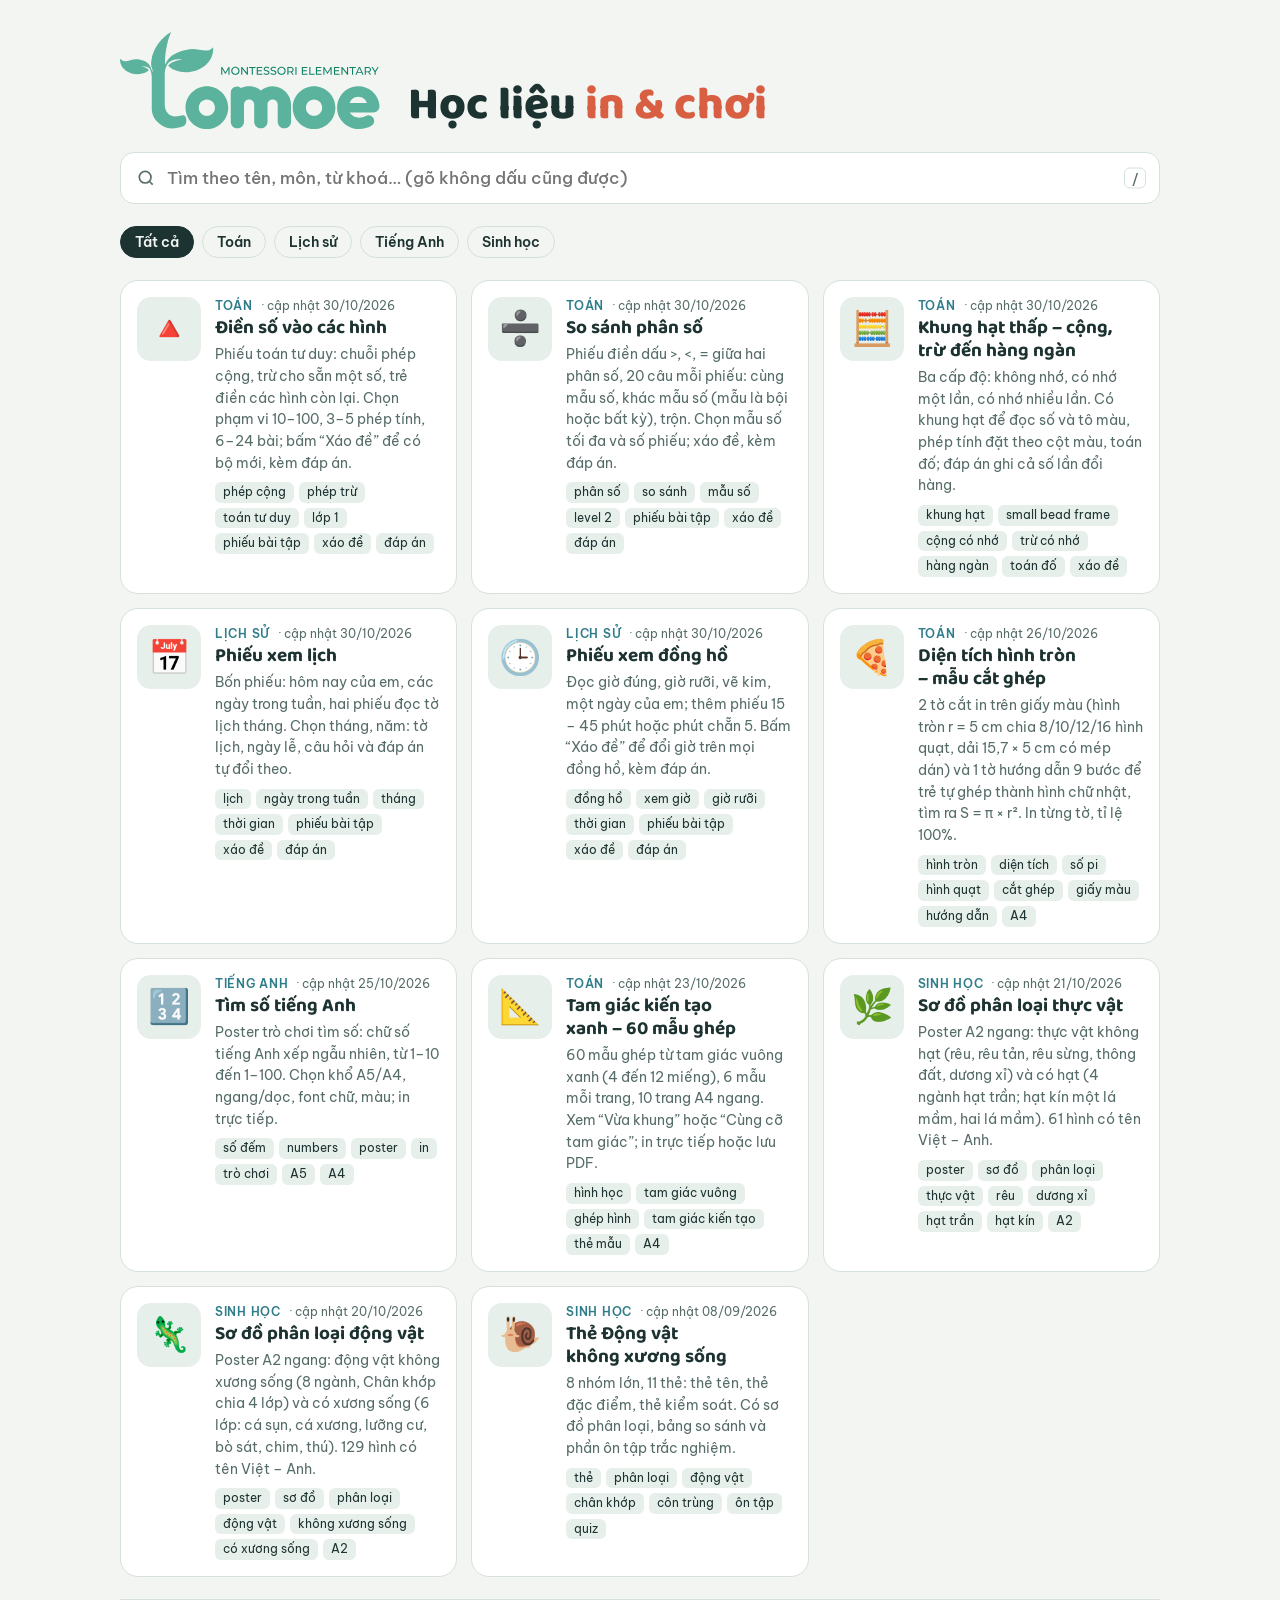
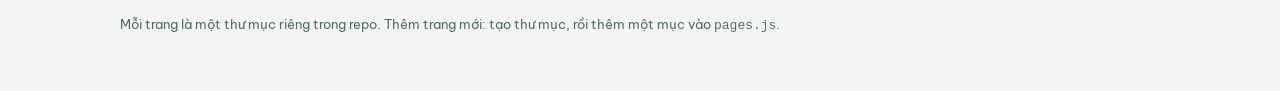
<file: index.html>
<!DOCTYPE html>
<html lang="vi">
<head>
<meta charset="utf-8">
<meta name="viewport" content="width=device-width,initial-scale=1,viewport-fit=cover">
<title>Học liệu TOMOE</title>
<link rel="icon" href="assets/logo-tomoe-t.svg" type="image/svg+xml">
<link rel="preconnect" href="https://fonts.googleapis.com">
<link rel="preconnect" href="https://fonts.gstatic.com" crossorigin>
<link rel="stylesheet" href="https://fonts.googleapis.com/css2?family=Baloo+2:wght@600;700;800&family=Be+Vietnam+Pro:wght@400;500;600&display=swap">
<style>
/* Layout: masthead + search bar, subject chips, then a responsive shelf of page cards */
:root{
  --bg:#F2F5F1; --paper:#FFFFFF; --ink:#1D3331; --ink2:#566C69; --line:#D6E1DB;
  --accent:#D95F43; --sea:#2F7D8A; --chip:#E6EFEA; --mark:#FCE7A6;
  --f-display:"Baloo 2","Be Vietnam Pro",system-ui,sans-serif;
  --f-body:"Be Vietnam Pro",system-ui,-apple-system,"Segoe UI",sans-serif;
  color-scheme:light;
}
@media (prefers-color-scheme: dark){:root{
  --bg:#111C1B; --paper:#192827; --ink:#E8F1ED; --ink2:#A2B8B2; --line:#2C4241;
  --accent:#F0765A; --sea:#5DB2BE; --chip:#22403B; --mark:#6B5A1C; color-scheme:dark}}
*{box-sizing:border-box}
body{margin:0;background:var(--bg);color:var(--ink);font-family:var(--f-body);font-size:15px;line-height:1.55;
  padding-left:max(16px,env(safe-area-inset-left,0px));padding-right:max(16px,env(safe-area-inset-right,0px));padding-block:32px 56px}
.wrap{max-width:1040px;margin:0 auto;display:flex;flex-direction:column;gap:22px}
.mast{display:flex;flex-wrap:wrap;align-items:flex-end;gap:10px clamp(16px,3vw,28px)}
.mast img{width:clamp(200px,26vw,260px);max-width:100%;height:auto}
h1{font-family:var(--f-display);font-weight:800;font-size:clamp(30px,5vw,46px);line-height:1.05;margin:2px 0 0;text-wrap:balance}
h1 em{font-style:normal;color:var(--accent)}
.search{position:relative}
.search input{width:100%;font:500 17px var(--f-body);color:var(--ink);background:var(--paper);border:1.5px solid var(--line);
  border-radius:14px;padding:14px 16px 14px 46px;outline:none}
.search input:focus{border-color:var(--sea);box-shadow:0 0 0 4px color-mix(in srgb,var(--sea) 18%,transparent)}
.search svg{position:absolute;left:16px;top:50%;transform:translateY(-50%);width:20px;height:20px;fill:none;stroke:var(--ink2);stroke-width:2}
.search kbd{position:absolute;right:14px;top:50%;transform:translateY(-50%);font:600 12px var(--f-body);color:var(--ink2);border:1px solid var(--line);border-radius:6px;padding:2px 7px}
.chips{display:flex;flex-wrap:wrap;gap:8px}
.chip{font:600 14px var(--f-body);color:var(--ink);background:transparent;border:1px solid var(--line);border-radius:999px;padding:6px 14px;cursor:pointer}
.chip:hover{border-color:var(--sea)}
.chip[aria-pressed="true"]{background:var(--ink);color:var(--bg);border-color:var(--ink)}
.chip:focus-visible,.card:focus-visible{outline:3px solid var(--sea);outline-offset:2px}
.shelf{display:grid;grid-template-columns:repeat(auto-fill,minmax(290px,1fr));gap:14px}
.card{display:grid;grid-template-columns:64px 1fr;gap:14px;align-items:start;text-decoration:none;color:inherit;
  background:var(--paper);border:1px solid var(--line);border-radius:18px;padding:16px;transition:transform .15s,border-color .15s}
.card:hover{transform:translateY(-2px);border-color:var(--sea)}
.tile{width:64px;height:64px;border-radius:14px;display:grid;place-items:center;font-size:34px;background:var(--chip)}
.card .meta{display:flex;flex-wrap:wrap;gap:8px;align-items:center;font-size:12px;color:var(--ink2)}
.card .subj{font-weight:600;letter-spacing:.06em;text-transform:uppercase;color:var(--sea)}
.card h2{font-family:var(--f-display);font-weight:700;font-size:19px;line-height:1.2;margin:2px 0 4px;text-wrap:balance}
.card p{margin:0;font-size:14px;color:var(--ink2)}
.card .tags{display:flex;flex-wrap:wrap;gap:5px;margin-top:8px}
.card .tags span{font-size:12px;background:var(--chip);border-radius:6px;padding:1px 8px}
mark{background:var(--mark);color:inherit;border-radius:3px;padding:0 1px}
.empty{color:var(--ink2);text-align:center;padding:32px 0}
footer{color:var(--ink2);font-size:13px;border-top:1px solid var(--line);padding-top:14px}
@media (prefers-reduced-motion:reduce){*{transition:none!important}}
</style>
</head>
<body>
<div class="wrap">
  <div class="mast">
    <img src="assets/logo-tomoe.svg" alt="Tomoe Montessori Elementary">
    <h1>Học liệu <em>in &amp; chơi</em></h1>
  </div>

  <label class="search" for="q">
    <svg viewBox="0 0 24 24" aria-hidden="true"><circle cx="11" cy="11" r="7"></circle><path d="M20 20l-3.5-3.5"></path></svg>
    <input id="q" type="search" placeholder="Tìm theo tên, môn, từ khoá… (gõ không dấu cũng được)" autocomplete="off">
    <kbd>/</kbd>
  </label>

  <div class="chips" id="chips" aria-label="Lọc theo môn"></div>
  <div class="shelf" id="shelf"></div>
  <div class="empty" id="empty" hidden>Không có trang nào khớp. Thử từ khoá khác hoặc chọn “Tất cả”.</div>

  <footer>Mỗi trang là một thư mục riêng trong repo. Thêm trang mới: tạo thư mục, rồi thêm một mục vào <code>pages.js</code>.</footer>
</div>

<script src="pages.js"></script>
<script>
(function(){
  const pages=(window.PAGES||[]).slice().sort((a,b)=>b.updated.localeCompare(a.updated));
  const norm=s=>s.toLowerCase().normalize('NFD').replace(/[̀-ͯ]/g,'').replace(/đ/g,'d');
  const esc=s=>s.replace(/[&<>"]/g,c=>({'&':'&amp;','<':'&lt;','>':'&gt;','"':'&quot;'}[c]));
  const subjects=['Tất cả',...new Set(pages.map(p=>p.subject))];
  let subj='Tất cả';
  const q=document.getElementById('q');
  try{const s=new URLSearchParams(location.search);if(s.get('q'))q.value=s.get('q');if(s.get('mon'))subj=s.get('mon');}catch(e){}

  const chips=document.getElementById('chips');
  subjects.forEach(s=>{const b=document.createElement('button');b.type='button';b.className='chip';b.textContent=s;
    b.addEventListener('click',()=>{subj=s;render();});chips.appendChild(b);});

  // highlight matches in original text, accent-insensitive
  function hl(text,terms){
    if(!terms.length)return esc(text);
    const n=norm(text);const marks=new Array(text.length).fill(false);
    terms.forEach(t=>{let i=n.indexOf(t);while(t&&i>-1){for(let k=i;k<i+t.length;k++)marks[k]=true;i=n.indexOf(t,i+t.length);}});
    let out='',open=false;
    for(let i=0;i<text.length;i++){if(marks[i]&&!open){out+='<mark>';open=true;}if(!marks[i]&&open){out+='</mark>';open=false;}out+=esc(text[i]);}
    return out+(open?'</mark>':'');
  }

  function render(){
    chips.querySelectorAll('.chip').forEach(b=>b.setAttribute('aria-pressed',String(b.textContent===subj)));
    const terms=norm(q.value).split(/\s+/).filter(Boolean);
    const list=pages.filter(p=>{
      if(subj!=='Tất cả'&&p.subject!==subj)return false;
      const hay=norm([p.title,p.desc,p.subject,...p.tags].join(' '));
      return terms.every(t=>hay.includes(t));
    });
    document.getElementById('shelf').innerHTML=list.map(p=>`
      <a class="card" href="${esc(p.path)}">
        <div class="tile" aria-hidden="true">${p.icon||'📄'}</div>
        <div>
          <div class="meta"><span class="subj">${hl(p.subject,terms)}</span><span>· cập nhật ${p.updated.split('-').reverse().join('/')}</span></div>
          <h2>${hl(p.title,terms)}</h2>
          <p>${hl(p.desc,terms)}</p>
          <div class="tags">${p.tags.map(t=>`<span>${hl(t,terms)}</span>`).join('')}</div>
        </div>
      </a>`).join('');
    document.getElementById('empty').hidden=list.length>0;
    try{const s=new URLSearchParams();if(q.value)s.set('q',q.value);if(subj!=='Tất cả')s.set('mon',subj);
      history.replaceState(null,'',location.pathname+(s.toString()?'?'+s:''));}catch(e){}
  }
  q.addEventListener('input',render);
  document.addEventListener('keydown',e=>{if(e.key==='/'&&document.activeElement!==q){e.preventDefault();q.focus();}
    if(e.key==='Enter'&&document.activeElement===q){const a=document.querySelector('.card');if(a)location.href=a.href;}});
  render();
})();
</script>
</body>
</html>
</file>
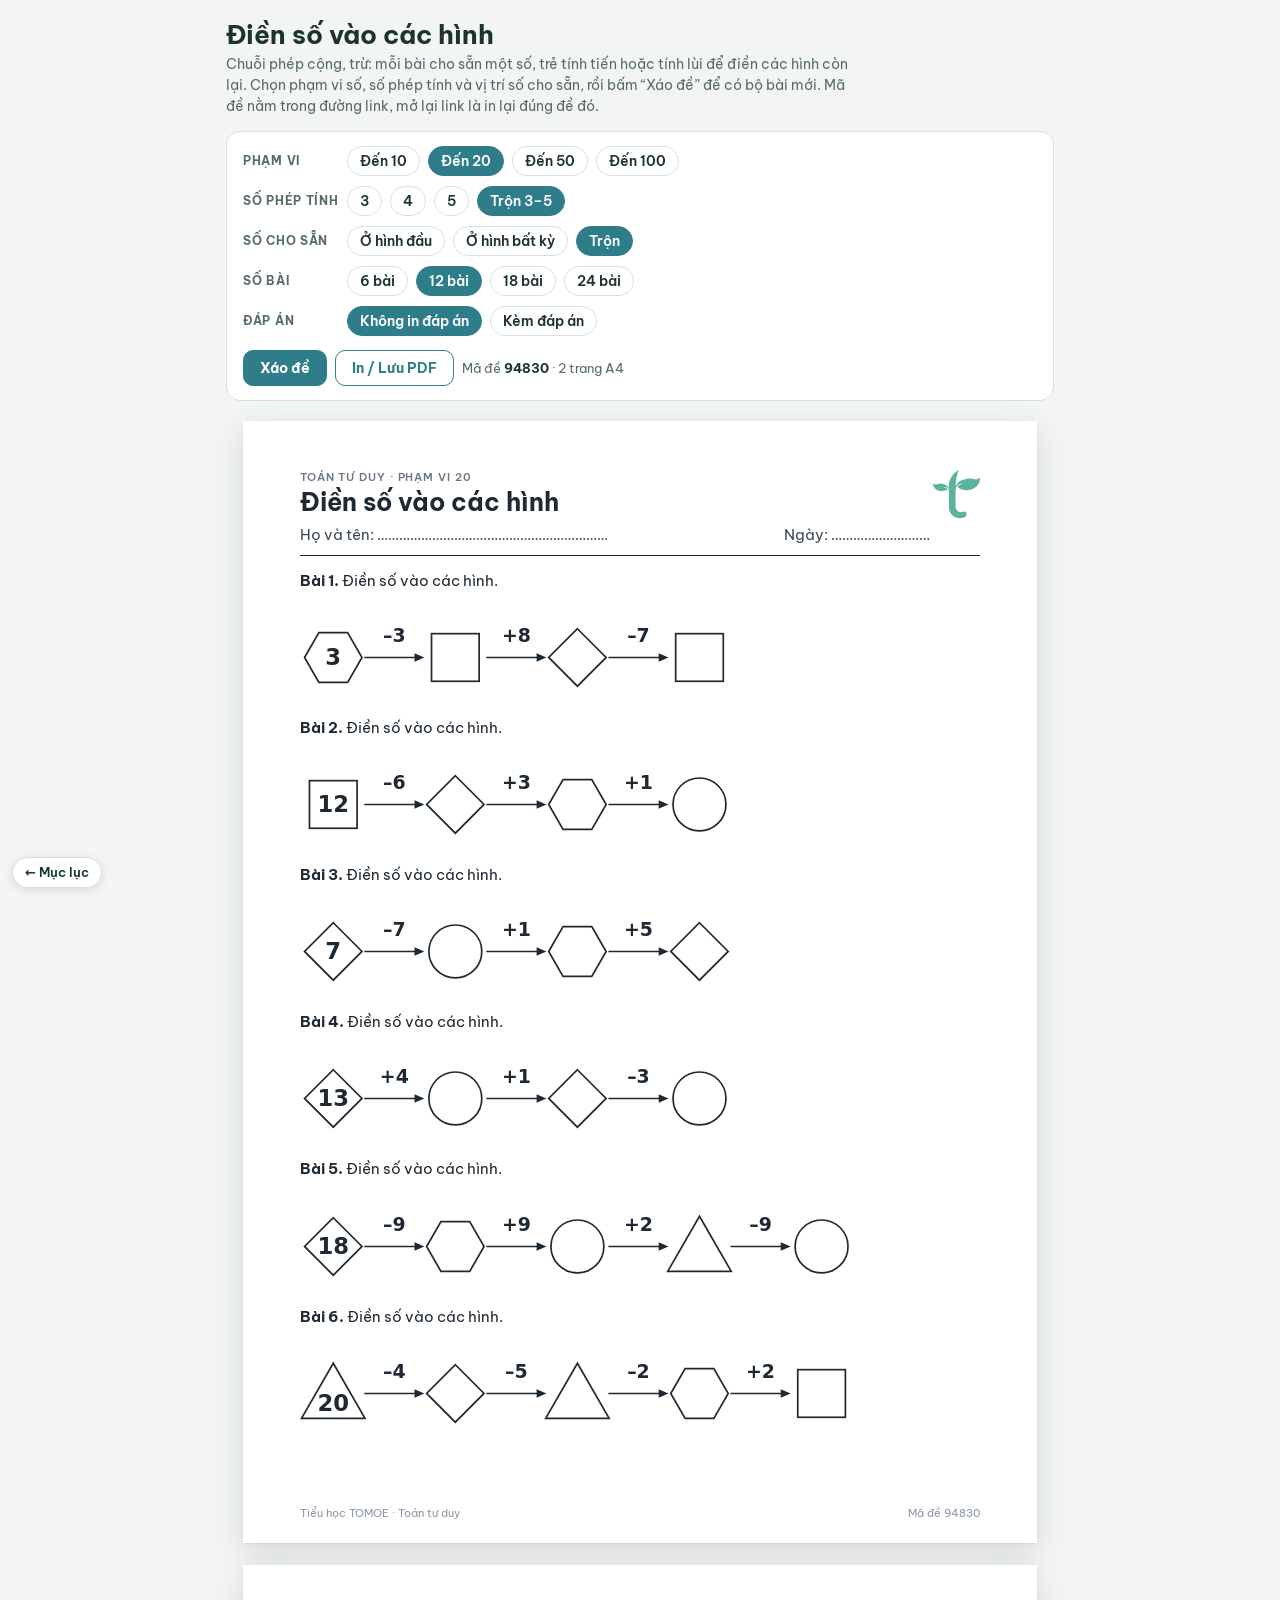
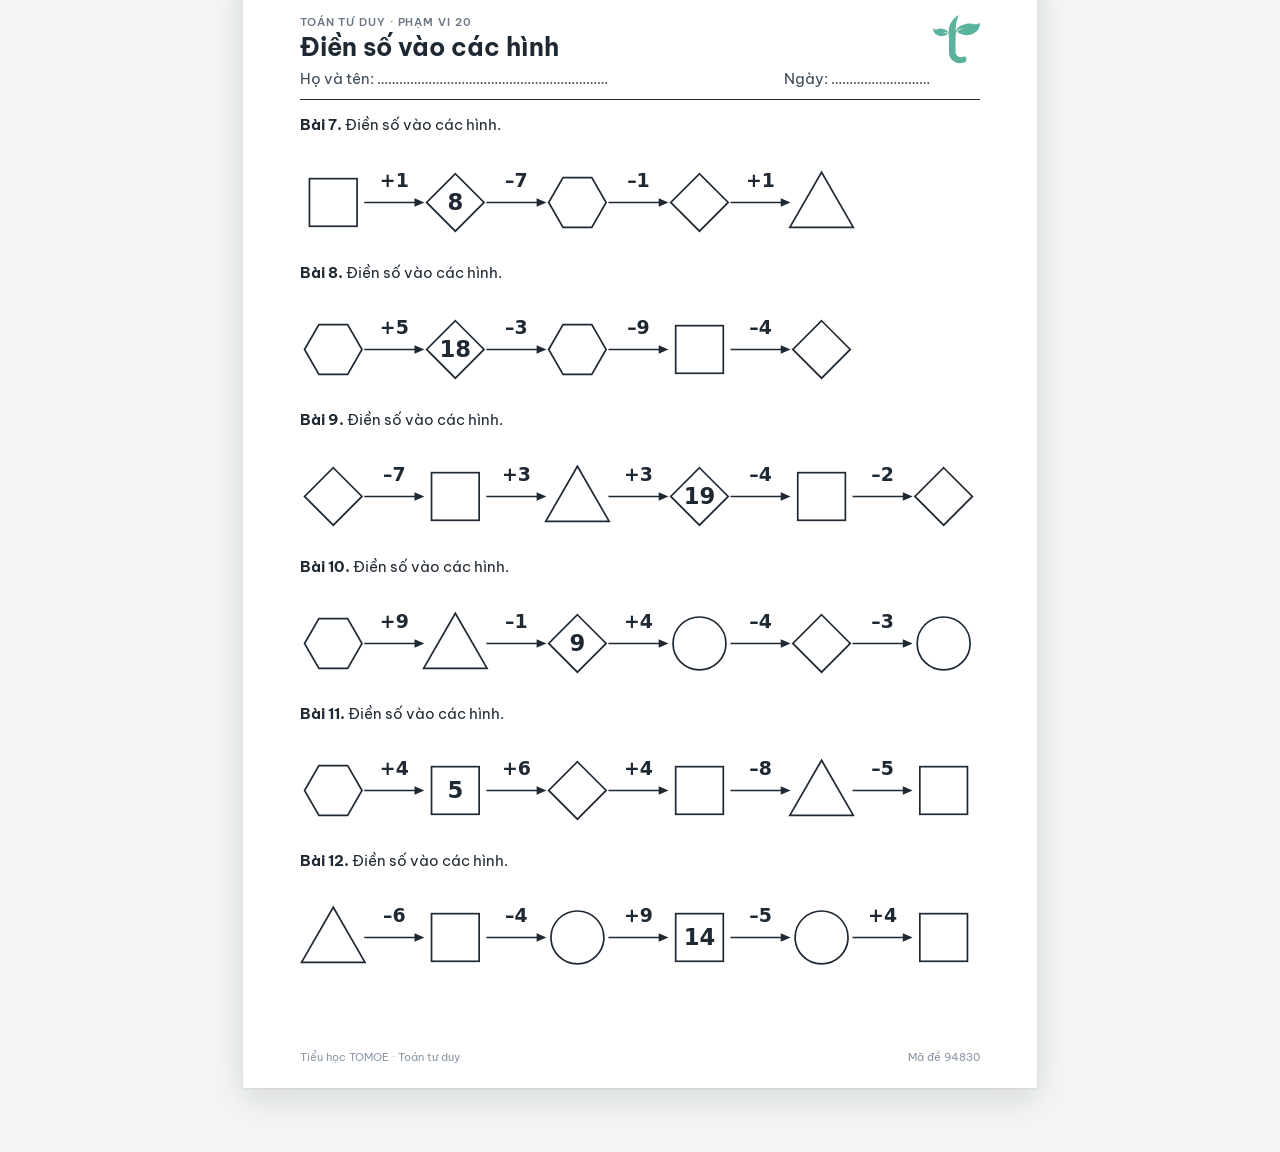
<file: dien-so-vao-hinh/index.html>
<!DOCTYPE html>
<html lang="vi">
<head>
<meta charset="utf-8">
<meta name="viewport" content="width=device-width,initial-scale=1">
<title>Điền số vào các hình</title>
<link rel="icon" href="../assets/logo-tomoe-t.svg" type="image/svg+xml">
<link rel="preconnect" href="https://fonts.googleapis.com">
<link rel="preconnect" href="https://fonts.gstatic.com" crossorigin>
<link rel="stylesheet" href="https://fonts.googleapis.com/css2?family=Be+Vietnam+Pro:wght@400;600;700&display=swap">
<link rel="stylesheet" href="../assets/worksheet.css">
<style>
.ds-item{margin:0 0 7mm}
.ds-item .t{margin:0 0 1.5mm;font-size:11pt}
.ds-item svg{display:block;font-family:"DejaVu Sans","Be Vietnam Pro",sans-serif}
.ds-key td:last-child{font-size:11pt;letter-spacing:.01em}
.ds-key .op{color:#8a96a3;font-size:9pt}
</style>
</head>
<body>
<script src="../assets/worksheet.js"></script>
<script>
(function () {
  'use strict';
  var STEP_MAX = { 10: 5, 20: 9, 50: 20, 100: 30 };
  var SHAPES = ['circle', 'square', 'diamond', 'triangle', 'hexagon'];
  var PER_PAGE = 6;
  var S = 14, A = 18.3;        // shape box and arrow length, in mm (6 shapes + pad fit the 180 mm line)

  function sign(d) { return (d > 0 ? '+' : '–') + Math.abs(d); }

  // one chain: values v[0..k], steps d[1..k], all values within 0..R
  function makeChain(rng, R, k) {
    var mx = STEP_MAX[R];
    for (var tries = 0; tries < 200; tries++) {
      var v = [rng.int(0, R)], d = [];
      for (var i = 0; i < k; i++) {
        var cur = v[v.length - 1], opts = [];
        for (var x = -mx; x <= mx; x++) if (x && cur + x >= 0 && cur + x <= R) opts.push(x);
        var step = rng.pick(opts);
        d.push(step); v.push(cur + step);
      }
      var plus = d.some(function (x) { return x > 0; }), minus = d.some(function (x) { return x < 0; });
      if (k < 3 || (plus && minus)) return { v: v, d: d };
    }
    return { v: v, d: d };
  }

  function shapeSvg(kind, cx, cy, num) {
    var st = 'fill="#fff" stroke="#1f2933" stroke-width=".45"', p, ty = cy;
    if (kind === 'circle') p = '<circle cx="' + cx + '" cy="' + cy + '" r="7" ' + st + '/>';
    else if (kind === 'square') p = '<rect x="' + (cx - 6.3) + '" y="' + (cy - 6.3) + '" width="12.6" height="12.6" ' + st + '/>';
    else if (kind === 'diamond') p = '<path d="M' + cx + ' ' + (cy - 7.6) + 'L' + (cx + 7.6) + ' ' + cy + 'L' + cx + ' ' + (cy + 7.6) + 'L' + (cx - 7.6) + ' ' + cy + 'Z" ' + st + '/>';
    else if (kind === 'triangle') { p = '<path d="M' + cx + ' ' + (cy - 8) + 'L' + (cx + 8.4) + ' ' + (cy + 6.6) + 'L' + (cx - 8.4) + ' ' + (cy + 6.6) + 'Z" ' + st + '/>'; ty = cy + 2.6; }
    else p = '<path d="M' + (cx - 7.6) + ' ' + cy + 'L' + (cx - 3.8) + ' ' + (cy - 6.6) + 'L' + (cx + 3.8) + ' ' + (cy - 6.6) + 'L' + (cx + 7.6) + ' ' + cy + 'L' + (cx + 3.8) + ' ' + (cy + 6.6) + 'L' + (cx - 3.8) + ' ' + (cy + 6.6) + 'Z" ' + st + '/>';
    if (num != null) {
      var fs = String(num).length > 2 ? 4.6 : 6;
      p += '<text x="' + cx + '" y="' + ty + '" font-size="' + fs + '" font-weight="700" text-anchor="middle" dominant-baseline="central" fill="#1f2933">' + num + '</text>';
    }
    return p;
  }

  function chainSvg(item) {
    var k = item.d.length, W = (k + 1) * S + k * A, H = 25, cy = 16, out = '';
    for (var i = 0; i <= k; i++) {
      var cx = S / 2 + i * (S + A);
      out += shapeSvg(item.shapes[i], cx, cy, i === item.given ? item.v[i] : null);
      if (i < k) {
        var x1 = cx + S / 2 + 1.2, x2 = cx + S / 2 + A - 1.2;
        out += '<line x1="' + x1 + '" y1="' + cy + '" x2="' + (x2 - 2) + '" y2="' + cy + '" stroke="#1f2933" stroke-width=".4"/>' +
          '<path d="M' + x2 + ' ' + cy + 'L' + (x2 - 2.6) + ' ' + (cy - 1.1) + 'L' + (x2 - 2.6) + ' ' + (cy + 1.1) + 'Z" fill="#1f2933"/>' +
          '<text x="' + ((x1 + x2) / 2) + '" y="' + (cy - 4.2) + '" font-size="5" font-weight="700" text-anchor="middle" fill="#1f2933">' + sign(item.d[i]) + '</text>';
      }
    }
    // 1.8 mm pad each side: triangle, diamond and hexagon are wider than the S box
    return '<svg viewBox="-1.8 0 ' + (W + 3.6) + ' ' + H + '" width="' + (W + 3.6) + 'mm" height="' + H + 'mm" role="img" aria-label="Chuỗi ' + k + ' phép tính">' + out + '</svg>';
  }

  Worksheet({
    title: 'Điền số vào các hình',
    kicker: 'Toán tư duy',
    intro: 'Chuỗi phép cộng, trừ: mỗi bài cho sẵn một số, trẻ tính tiến hoặc tính lùi để điền các hình còn lại. Chọn phạm vi số, số phép tính và vị trí số cho sẵn, rồi bấm “Xáo đề” để có bộ bài mới. Mã đề nằm trong đường link, mở lại link là in lại đúng đề đó.',
    options: [
      { key: 'r', label: 'Phạm vi', items: [['10', 'Đến 10'], ['20', 'Đến 20'], ['50', 'Đến 50'], ['100', 'Đến 100']], def: '20' },
      { key: 'n', label: 'Số phép tính', items: [['3', '3'], ['4', '4'], ['5', '5'], ['mix', 'Trộn 3–5']], def: 'mix' },
      { key: 'g', label: 'Số cho sẵn', items: [['start', 'Ở hình đầu'], ['any', 'Ở hình bất kỳ'], ['mix', 'Trộn']], def: 'mix' },
      { key: 'c', label: 'Số bài', items: [['6', '6 bài'], ['12', '12 bài'], ['18', '18 bài'], ['24', '24 bài']], def: '12' }
    ],
    build: function (st, rng, ws) {
      var R = +st.r, count = +st.c, items = [];
      for (var i = 0; i < count; i++) {
        // in "Trộn", chains grow longer through the set, like the original worksheet
        var k = st.n === 'mix' ? 3 + Math.min(2, Math.floor(i * 3 / count)) : +st.n;
        var ch = makeChain(rng, R, k);
        var mode = st.g === 'mix' ? (i < count / 2 ? 'start' : 'any') : st.g;
        ch.given = mode === 'start' ? 0 : rng.int(1, k);
        ch.shapes = [];
        for (var j = 0; j <= k; j++) {
          var s; do { s = rng.pick(SHAPES); } while (j && s === ch.shapes[j - 1]);
          ch.shapes.push(s);
        }
        items.push(ch);
      }
      var pages = [];
      for (var p = 0; p < items.length; p += PER_PAGE) {
        var html = ws.head('Toán tư duy · Phạm vi ' + R, 'Điền số vào các hình');
        items.slice(p, p + PER_PAGE).forEach(function (it, n) {
          html += '<div class="ds-item"><p class="t"><b>Bài ' + (p + n + 1) + '.</b> Điền số vào các hình.</p>' + chainSvg(it) + '</div>';
        });
        pages.push({ html: html });
      }
      var key = '<table class="ws-key ds-key"><tr><th class="c">Bài</th><th>Số trong từng hình, đọc từ trái sang phải (số in đậm là số cho sẵn)</th></tr>' +
        items.map(function (it, i) {
          var cells = it.v.map(function (x, j) { return j === it.given ? '<b>' + x + '</b>' : String(x); });
          var row = cells[0];
          for (var j = 0; j < it.d.length; j++) row += ' <span class="op">→(' + sign(it.d[j]) + ')→</span> ' + cells[j + 1];
          return '<tr><td class="c">' + (i + 1) + '</td><td>' + row + '</td></tr>';
        }).join('') + '</table>';
      pages.push({ answer: true, html: ws.answerHead('Toán tư duy · Phạm vi ' + R, 'Đáp án – Điền số vào các hình') + key });
      return pages;
    }
  });
})();
</script>
<script src="../assets/back.js"></script>
</body>
</html>
</file>
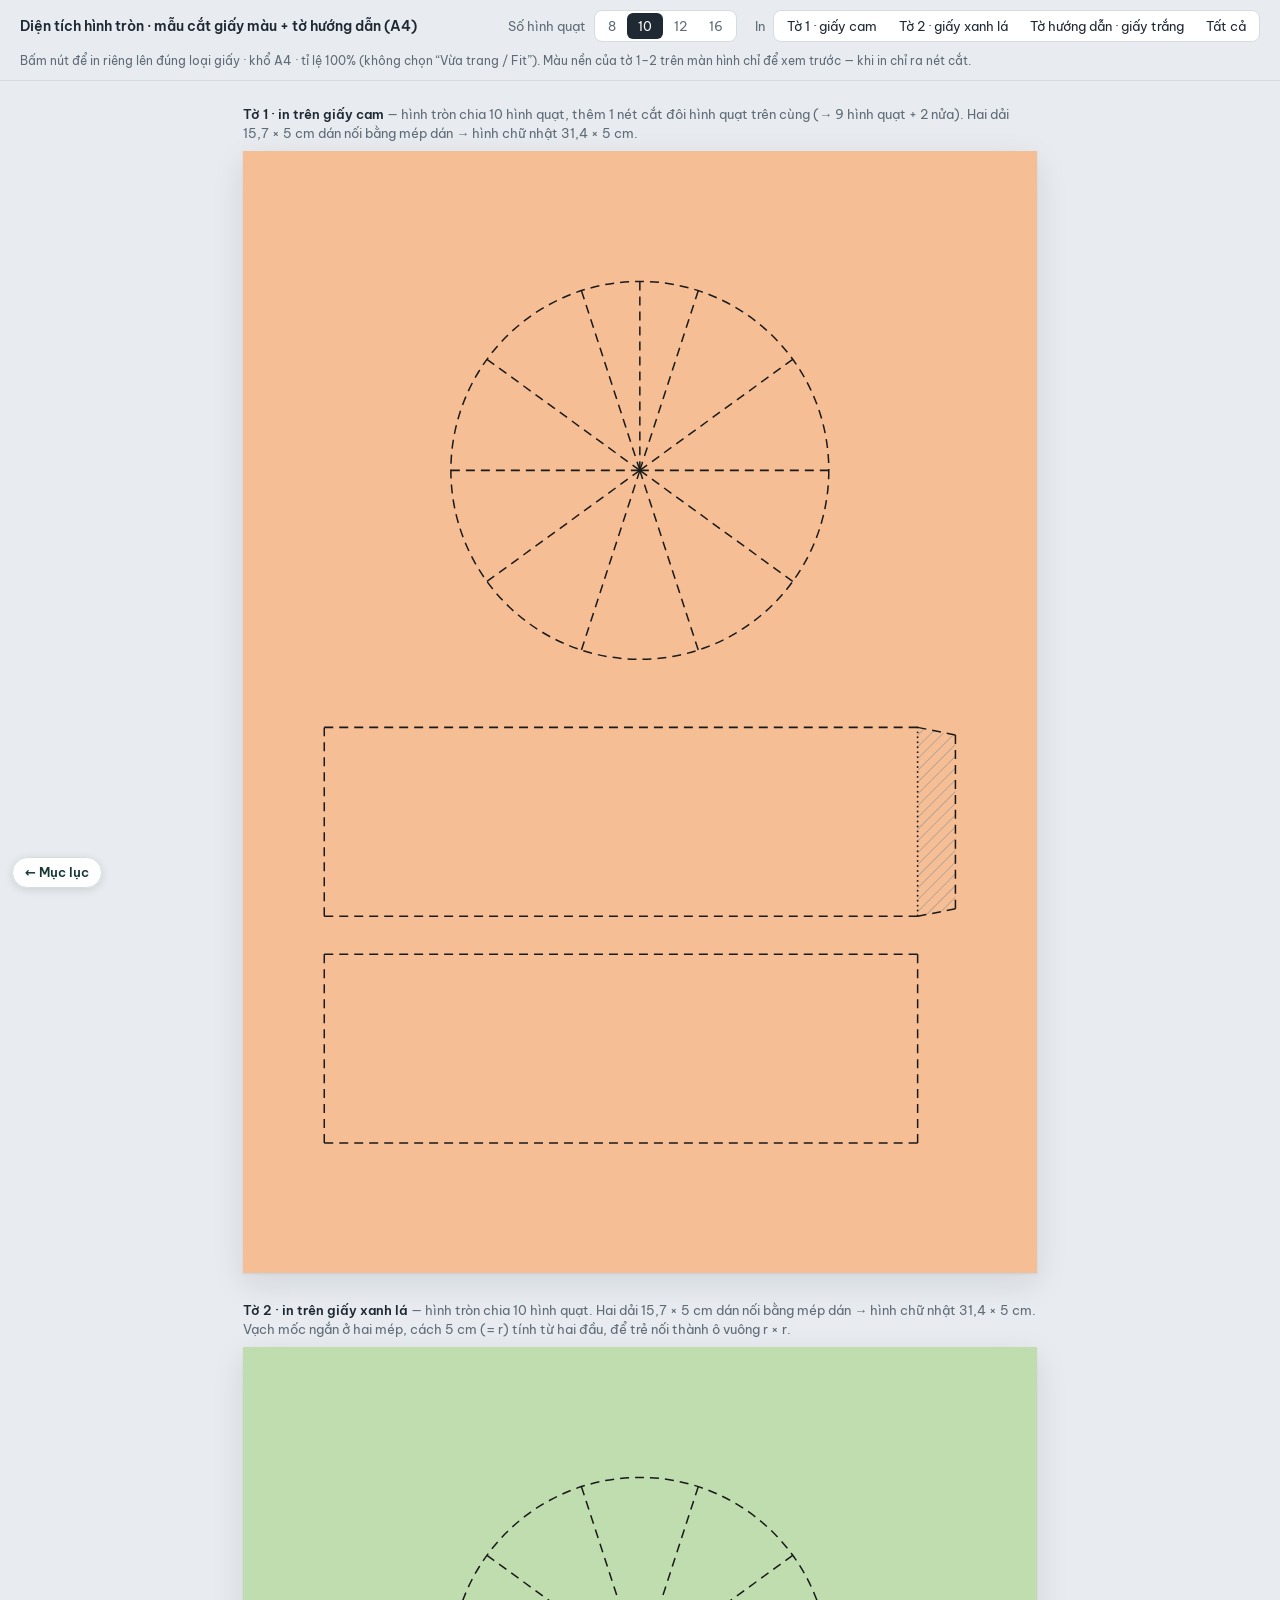
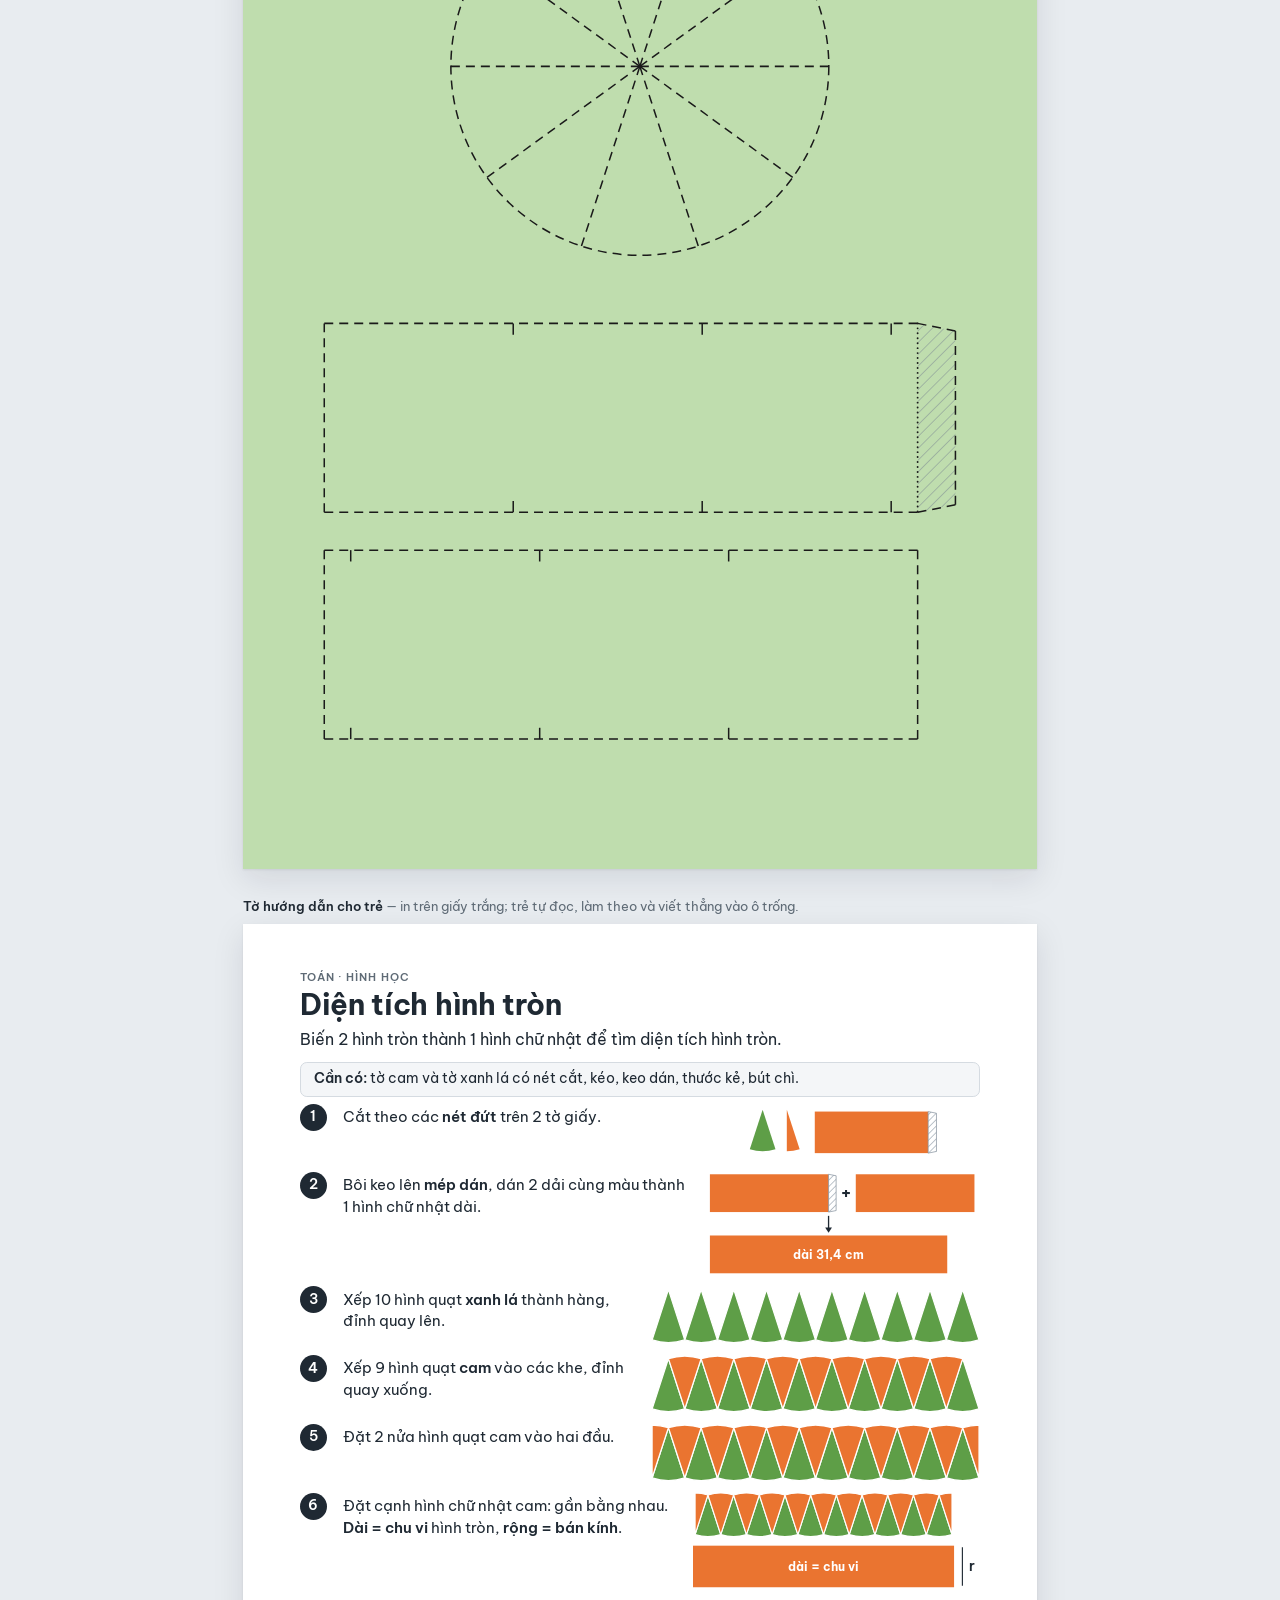
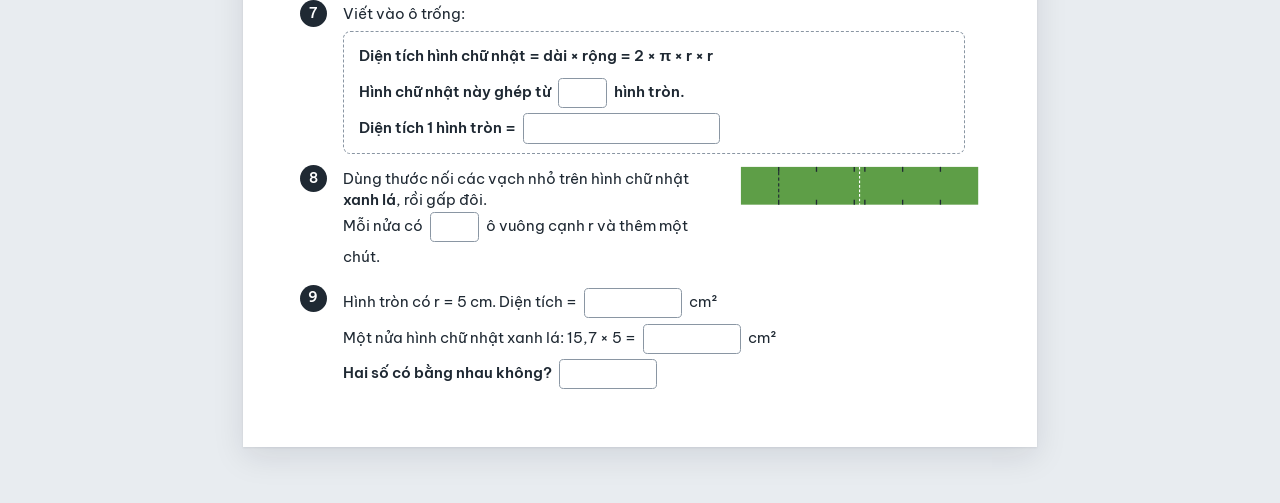
<file: dien-tich-hinh-tron/index.html>
<!doctype html>
<html lang="vi">
<head>
<meta charset="utf-8">
<meta name="viewport" content="width=device-width, initial-scale=1">
<title>Diện tích hình tròn – mẫu cắt giấy màu và tờ hướng dẫn (A4)</title>
<link rel="icon" href="../assets/logo-tomoe-t.svg" type="image/svg+xml">
<link rel="preconnect" href="https://fonts.googleapis.com">
<link rel="preconnect" href="https://fonts.gstatic.com" crossorigin>
<link href="https://fonts.googleapis.com/css2?family=Be+Vietnam+Pro:wght@400;500;600;700&display=swap" rel="stylesheet">
<style>
  :root {
    --ink: #1f2933;
    --muted: #5f6b76;
    --bg: #e8ecf0;
    --card: #ffffff;
    --border: #d5dbe1;
  }
  * { box-sizing: border-box; }
  html, body { margin: 0; background: var(--bg); color: var(--ink); }
  body { font-family: "Be Vietnam Pro", "Segoe UI", Roboto, "Helvetica Neue", Arial, sans-serif; }

  /* ---------- Thanh công cụ – chỉ hiện trên màn hình ---------- */
  .toolbar { position: sticky; top: 0; z-index: 10; display: flex; flex-wrap: wrap; align-items: center; gap: 10px 18px; padding: 10px 20px; background: rgba(232, 236, 240, .94); border-bottom: 1px solid var(--border); backdrop-filter: blur(6px); }
  .toolbar .name { font-weight: 600; font-size: 14px; margin-right: auto; }
  .ctl { display: inline-flex; align-items: center; gap: 8px; font-size: 13px; color: var(--muted); }
  .seg { display: inline-flex; flex-wrap: wrap; border: 1px solid var(--border); border-radius: 8px; background: var(--card); padding: 2px; }
  .seg button { font: inherit; font-size: 13px; border: 0; background: transparent; color: var(--muted); padding: 5px 11px; border-radius: 6px; cursor: pointer; }
  .seg button[aria-pressed="true"] { background: var(--ink); color: #fff; }
  .seg.print-btns button { color: var(--ink); }
  .seg button:hover { background: #eef1f4; }
  .seg button[aria-pressed="true"]:hover { background: var(--ink); }
  .hint { width: 100%; margin: 0; font-size: 12px; line-height: 1.5; color: var(--muted); }
  @media (max-width: 720px) { .toolbar .name { width: 100%; } }

  /* ---------- Tờ A4 ---------- */
  .sheets { display: flex; flex-direction: column; align-items: center; gap: 28px; padding: 24px 16px 56px; }
  .sheet { display: flex; flex-direction: column; align-items: center; gap: 8px; }
  .sheet-label { width: 210mm; max-width: 100%; font-size: 13px; line-height: 1.45; color: var(--muted); }
  .sheet-label b { color: var(--ink); font-weight: 600; }
  .page { position: relative; flex: none; width: 210mm; height: 297mm; background: var(--paper, #fff); overflow: hidden; box-shadow: 0 1px 2px rgba(16, 24, 40, .08), 0 10px 30px rgba(16, 24, 40, .10); }
  .page svg.art { position: absolute; left: 0; top: 0; width: 210mm; height: 297mm; }
  .page svg { display: block; font-family: "Be Vietnam Pro", "Segoe UI", Roboto, Arial, sans-serif; }

  /* ---------- Tờ hướng dẫn cho trẻ (1 trang) ---------- */
  .ph { position: absolute; top: 12mm; left: 15mm; right: 15mm; }
  .ph .over { font-size: 8.5pt; font-weight: 600; letter-spacing: .08em; text-transform: uppercase; color: var(--muted); }
  .ph h2 { margin: 1.2mm 0 0; font-size: 22pt; line-height: 1.15; font-weight: 700; letter-spacing: -.01em; }
  .ph p { margin: 1.6mm 0 0; font-size: 12pt; line-height: 1.4; }
  .ph p.need { margin-top: 3mm; padding: 1.8mm 3.6mm; border-radius: 1.8mm; background: #f4f6f8; border: .3mm solid var(--border); font-size: 10.5pt; }
  .ph b, .kbody b { font-weight: 600; }
  .kbody { position: absolute; top: 47.5mm; left: 15mm; right: 15mm; bottom: 10mm; font-size: 11.5pt; line-height: 1.42; }
  .kstep { display: grid; grid-template-columns: 7.5mm 1fr auto; column-gap: 4mm; align-items: start; margin: 0 0 3mm; }
  .kstep .n { width: 7.2mm; height: 7.2mm; border-radius: 50%; background: var(--ink); color: #fff; font-size: 10.5pt; font-weight: 600; display: flex; align-items: center; justify-content: center; }
  .kstep .t { padding-top: .7mm; }
  .rec { margin-top: 1.8mm; padding: 2.4mm 4mm; border: .35mm dashed #8a96a3; border-radius: 2mm; }
  .rec p { margin: 0 0 1.2mm; font-weight: 600; line-height: 8.2mm; }
  .blank { display: inline-block; height: 8mm; border: .35mm solid #8a96a3; border-radius: 1.2mm; vertical-align: middle; margin: 0 1mm; background: #fff; }
  .blank.s { width: 13mm; } .blank.m { width: 26mm; } .blank.l { width: 52mm; }
  .kstep p.ln { margin: 0 0 1.2mm; line-height: 8.2mm; }
  .kstep p.ln:last-child { margin-bottom: 0; }
  .rec p:last-child { margin: 0; }

  /* ---------- In ---------- */
  @page { size: A4 portrait; margin: 0; }
  @media print {
    html, body { background: transparent; }
    .toolbar, .sheet-label { display: none; }
    .sheets { display: block; padding: 0; zoom: 1 !important; }
    .sheet { display: block; }
    .sheet + .sheet { break-before: page; }
    .page { box-shadow: none; }
    .page.paper { background: transparent !important; }
    .guide { -webkit-print-color-adjust: exact; print-color-adjust: exact; }
    body[data-print="1"] .sheet:not([data-k="1"]),
    body[data-print="2"] .sheet:not([data-k="2"]),
    body[data-print="g"] .sheet:not([data-k="g"]) { display: none; }
  }
</style>
</head>
<body>
<div class="toolbar">
  <div class="name">Diện tích hình tròn · mẫu cắt giấy màu + tờ hướng dẫn (A4)</div>
  <div class="ctl">Số hình quạt
    <div class="seg" id="segN" role="group" aria-label="Số hình quạt mỗi hình tròn">
      <button type="button" data-v="8">8</button>
      <button type="button" data-v="10">10</button>
      <button type="button" data-v="12">12</button>
      <button type="button" data-v="16">16</button>
    </div>
  </div>
  <div class="ctl">In
    <div class="seg print-btns" role="group" aria-label="Chọn trang để in">
      <button type="button" data-print="1">Tờ 1 · giấy cam</button>
      <button type="button" data-print="2">Tờ 2 · giấy xanh lá</button>
      <button type="button" data-print="g">Tờ hướng dẫn · giấy trắng</button>
      <button type="button" data-print="all">Tất cả</button>
    </div>
  </div>
  <p class="hint">Bấm nút để in riêng lên đúng loại giấy · khổ A4 · tỉ lệ 100% (không chọn “Vừa trang / Fit”). Màu nền của tờ 1–2 trên màn hình chỉ để xem trước — khi in chỉ ra nét cắt.</p>
</div>

<main class="sheets" id="sheets"></main>

<script>
(function () {
  'use strict';

  /* ===== Thông số (mm) ===== */
  var NS = 'http://www.w3.org/2000/svg';
  var R = 50;              // bán kính 5 cm
  var LEN = 314;           // chu vi 31,4 cm
  var STRIP_W = LEN / 2;   // mỗi dải 15,7 cm
  var STRIP_H = R;         // rộng 5 cm
  var TAB = 10, TAB_IN = 2;            // mép dán rộng 1 cm, vát góc 2 mm
  var DASH = 2.4, GAP = 1.6;           // nét cắt
  var LINE = 0.4, CUT = '#1a1a1a';
  var CAM = '#EA7430', XANH = '#5E9E47', INK = '#1f2933';

  // vị trí trên tờ cắt
  var CX = 105, CY = 84.5;
  var SX = (210 - STRIP_W - TAB) / 2, SY1 = 152.5, SY2 = 212.5;

  var state = { n: 10 };

  function f(x) { return Math.round(x * 1000) / 1000; }
  function el(tag, attrs, parent) {
    var e = document.createElementNS(NS, tag);
    if (attrs) for (var k in attrs) if (attrs[k] != null) e.setAttribute(k, attrs[k]);
    if (parent) parent.appendChild(e);
    return e;
  }
  function ext(a, b) { var o = {}, k; for (k in a) o[k] = a[k]; for (k in b) o[k] = b[k]; return o; }
  function T(svg, x, y, s, a) { var t = el('text', ext({ x: f(x), y: f(y) }, a), svg); t.textContent = s; return t; }
  function head(g, x, y, dx, dy, color, L, W) {
    var bx = x - dx * L, by = y - dy * L, px = -dy * W, py = dx * W;
    el('path', { d: 'M' + f(x) + ' ' + f(y) + 'L' + f(bx + px) + ' ' + f(by + py) + 'L' + f(bx - px) + ' ' + f(by - py) + 'Z', fill: color }, g);
  }
  var WL = { fill: '#fff', 'font-weight': 700, 'text-anchor': 'middle', 'dominant-baseline': 'central' };
  var DK = { fill: INK, 'font-weight': 600, 'text-anchor': 'middle', 'dominant-baseline': 'central' };

  /* ===== Nét cắt ===== */
  function dashLine(g, x1, y1, x2, y2) {
    var L = Math.hypot(x2 - x1, y2 - y1);
    var k = Math.max(1, Math.round((L - DASH) / (DASH + GAP)));
    el('line', { x1: f(x1), y1: f(y1), x2: f(x2), y2: f(y2), pathLength: f(k * (DASH + GAP) + DASH), 'stroke-dasharray': DASH + ' ' + GAP }, g);
  }
  function dashCircle(g, cx, cy, r) {
    var k = Math.round(2 * Math.PI * r / (DASH + GAP));
    el('circle', { cx: cx, cy: cy, r: r, pathLength: f(k * (DASH + GAP)), 'stroke-dasharray': DASH + ' ' + GAP }, g);
  }
  function dotLine(g, x1, y1, x2, y2) {
    el('line', { x1: f(x1), y1: f(y1), x2: f(x2), y2: f(y2), 'stroke-dasharray': '0.01 1.3', 'stroke-linecap': 'round', 'stroke-width': 0.5 }, g);
  }
  function hatch(defs, id, size, color, w) {
    var pat = el('pattern', { id: id, width: size, height: size, patternUnits: 'userSpaceOnUse', patternTransform: 'rotate(45)' }, defs);
    el('line', { x1: 0, y1: 0, x2: 0, y2: size, stroke: color, 'stroke-width': w }, pat);
  }

  // dải 15,7 × 5 cm; withTab: thêm mép dán hình thang ở đầu phải
  function strip(g, defs, x, y, withTab, k, ticks) {
    var w = STRIP_W, h = STRIP_H;
    (ticks || []).forEach(function (tx) {
      el('line', { x1: f(x + tx), y1: f(y), x2: f(x + tx), y2: f(y + 3) }, g);
      el('line', { x1: f(x + tx), y1: f(y + h - 3), x2: f(x + tx), y2: f(y + h) }, g);
    });
    if (!withTab) {
      dashLine(g, x, y, x + w, y); dashLine(g, x + w, y, x + w, y + h);
      dashLine(g, x + w, y + h, x, y + h); dashLine(g, x, y + h, x, y);
      return;
    }
    var pid = 'hatch-tab-' + k;
    hatch(defs, pid, 2.2, '#7d8791', 0.25);
    var xr = x + w, xt = x + w + TAB;
    el('path', { d: 'M' + f(xr) + ' ' + f(y) + 'L' + f(xt) + ' ' + f(y + TAB_IN) + 'L' + f(xt) + ' ' + f(y + h - TAB_IN) + 'L' + f(xr) + ' ' + f(y + h) + 'Z', fill: 'url(#' + pid + ')', stroke: 'none' }, g);
    dashLine(g, x, y, xr, y);
    dashLine(g, xr, y, xt, y + TAB_IN);
    dashLine(g, xt, y + TAB_IN, xt, y + h - TAB_IN);
    dashLine(g, xt, y + h - TAB_IN, xr, y + h);
    dashLine(g, xr, y + h, x, y + h);
    dashLine(g, x, y + h, x, y);
    dotLine(g, xr, y, xr, y + h);
  }

  /* ===== Tờ cắt (giấy màu) ===== */
  var SHEETS = [
    { k: '1', paper: '#F6BE95', halve: true,
      label: function (n) { return '<b>Tờ 1 · in trên giấy cam</b> — hình tròn chia ' + n + ' hình quạt, thêm 1 nét cắt đôi hình quạt trên cùng (→ ' + (n - 1) + ' hình quạt + 2 nửa). Hai dải 15,7 × 5 cm dán nối bằng mép dán → hình chữ nhật 31,4 × 5 cm.'; } },
    { k: '2', paper: '#BFDDAE', halve: false,
      ticks: { a: [50, 100, 150], b: [STRIP_W - 150, STRIP_W - 100, STRIP_W - 50] },
      label: function (n) { return '<b>Tờ 2 · in trên giấy xanh lá</b> — hình tròn chia ' + n + ' hình quạt. Hai dải 15,7 × 5 cm dán nối bằng mép dán → hình chữ nhật 31,4 × 5 cm. Vạch mốc ngắn ở hai mép, cách 5 cm (= r) tính từ hai đầu, để trẻ nối thành ô vuông r × r.'; } }
  ];

  var sheetsEl = document.getElementById('sheets');

  function wrapSheet(k, labelHTML) {
    var wrap = document.createElement('div');
    wrap.className = 'sheet';
    wrap.setAttribute('data-k', k);
    var lab = document.createElement('div');
    lab.className = 'sheet-label';
    lab.innerHTML = labelHTML;
    wrap.appendChild(lab);
    sheetsEl.appendChild(wrap);
    return wrap;
  }

  function buildCutSheet(spec, n) {
    var wrap = wrapSheet(spec.k, spec.label(n));
    var sec = document.createElement('section');
    sec.className = 'page paper';
    sec.style.setProperty('--paper', spec.paper);
    var svg = el('svg', { 'class': 'art', viewBox: '0 0 210 297', width: '210mm', height: '297mm', role: 'img', 'aria-label': 'Tờ ' + spec.k + ': hình tròn chia ' + n + ' hình quạt và 2 dải hình chữ nhật, nét đứt để cắt' });
    var defs = el('defs', null, svg);
    var g = el('g', { fill: 'none', stroke: CUT, 'stroke-width': LINE, 'stroke-linecap': 'butt' }, svg);
    dashCircle(g, CX, CY, R);
    var step = 360 / n, rad = Math.PI / 180;
    for (var k = 0; k < n; k++) {
      var a = (-90 - step / 2 + k * step) * rad;
      dashLine(g, CX + R * Math.cos(a), CY + R * Math.sin(a), CX, CY);
    }
    if (spec.halve) dashLine(g, CX, CY - R, CX, CY);
    strip(g, defs, SX, SY1, true, spec.k, spec.ticks && spec.ticks.a);
    strip(g, defs, SX, SY2, false, spec.k, spec.ticks && spec.ticks.b);
    sec.appendChild(svg);
    wrap.appendChild(sec);
  }

  /* ===== Hình minh hoạ cho tờ hướng dẫn ===== */
  function svgBox(w, h, aria) {
    return el('svg', { viewBox: '0 0 ' + f(w) + ' ' + f(h), width: f(w) + 'mm', height: f(h) + 'mm', role: 'img', 'aria-label': aria });
  }

  // bước 1: các mảnh có được sau khi cắt
  function figPieces(n) {
    var s = 0.22, th = Math.PI / n, hc = R * Math.sin(th) * s, ch = R * Math.cos(th) * s, r = R * s;
    var svg = svgBox(62, 15, 'Một hình quạt, một nửa hình quạt và một dải giấy');
    var y0 = 1.5, x = 1;
    // hình quạt
    el('path', { d: 'M' + f(x + hc) + ' ' + f(y0) + 'L' + f(x) + ' ' + f(y0 + ch) + 'A' + f(r) + ' ' + f(r) + ' 0 0 0 ' + f(x + 2 * hc) + ' ' + f(y0 + ch) + 'Z', fill: XANH }, svg);
    // nửa hình quạt
    x = 2 * hc + 4;
    el('path', { d: 'M' + f(x) + ' ' + f(y0) + 'L' + f(x) + ' ' + f(y0 + r) + 'A' + f(r) + ' ' + f(r) + ' 0 0 0 ' + f(x + hc) + ' ' + f(y0 + ch) + 'Z', fill: CAM }, svg);
    // dải giấy có mép dán
    x = 3 * hc + 8;
    var w = 30, h = STRIP_H * s, tb = 2.2;
    el('rect', { x: f(x), y: f(y0 + 0.5), width: w, height: f(h), fill: CAM }, svg);
    var defs = el('defs', null, svg);
    hatch(defs, 'kid-hatch-a', 1.2, '#8a96a3', 0.3);
    el('path', { d: 'M' + f(x + w) + ' ' + f(y0 + 0.5) + 'l' + tb + ' .45V' + f(y0 + 0.5 + h - 0.45) + 'l-' + tb + ' .45Z', fill: 'url(#kid-hatch-a)', stroke: '#8a96a3', 'stroke-width': 0.2 }, svg);
    return svg;
  }

  // bước 2: dán 2 dải thành 1 dải dài
  function figJoin() {
    var s = 0.2, w = STRIP_W * s, h = STRIP_H * s, tb = TAB * s, ti = TAB_IN * s;
    var svg = svgBox(72, 2 * h + 7.2, 'Dán hai dải giấy bằng mép dán thành một dải dài 31,4 cm');
    var defs = el('defs', null, svg);
    hatch(defs, 'kid-hatch-b', 1.2, '#8a96a3', 0.3);
    var y1 = 0.6;
    el('rect', { x: 0.5, y: y1, width: f(w), height: f(h), fill: CAM }, svg);
    el('path', { d: 'M' + f(0.5 + w) + ' ' + f(y1) + 'L' + f(0.5 + w + tb) + ' ' + f(y1 + ti) + 'L' + f(0.5 + w + tb) + ' ' + f(y1 + h - ti) + 'L' + f(0.5 + w) + ' ' + f(y1 + h) + 'Z', fill: 'url(#kid-hatch-b)', stroke: '#8a96a3', 'stroke-width': 0.2 }, svg);
    T(svg, 0.5 + w + tb + 2.6, y1 + h / 2, '+', ext(DK, { 'font-size': 5 }));
    el('rect', { x: f(0.5 + w + tb + 5.2), y: y1, width: f(w), height: f(h), fill: CAM }, svg);
    var y2 = y1 + h + 6.2;
    el('line', { x1: f(0.5 + w), y1: f(y1 + h + 1), x2: f(0.5 + w), y2: f(y2 - 1.8), stroke: INK, 'stroke-width': 0.35 }, svg);
    head(svg, 0.5 + w, y2 - 0.7, 0, 1, INK, 1.4, 0.9);
    el('rect', { x: 0.5, y: f(y2), width: f(2 * w), height: f(h), fill: CAM }, svg);
    T(svg, 0.5 + w, y2 + h / 2, 'dài 31,4 cm', ext(WL, { 'font-size': 3.2 }));
    return svg;
  }

  // vẽ cách xếp hình quạt (toạ độ thật, mm)
  function drawArrangement(g, n, showCam, showHalves) {
    var th = Math.PI / n, hc = R * Math.sin(th), ch = R * Math.cos(th), Wt = 2 * hc * n, k, ax;
    for (k = 0; k < n; k++) {
      ax = hc + 2 * hc * k;
      el('path', { d: 'M' + f(ax) + ' 0L' + f(ax - hc) + ' ' + f(ch) + 'A' + R + ' ' + R + ' 0 0 0 ' + f(ax + hc) + ' ' + f(ch) + 'Z', fill: XANH }, g);
    }
    if (showCam) for (k = 0; k < n - 1; k++) {
      ax = 2 * hc + 2 * hc * k;
      el('path', { d: 'M' + f(ax) + ' ' + f(ch) + 'L' + f(ax - hc) + ' 0A' + R + ' ' + R + ' 0 0 1 ' + f(ax + hc) + ' 0Z', fill: CAM }, g);
    }
    if (showHalves) {
      el('path', { d: 'M0 ' + f(ch) + 'L0 ' + f(ch - R) + 'A' + R + ' ' + R + ' 0 0 1 ' + f(hc) + ' 0Z', fill: CAM }, g);
      el('path', { d: 'M' + f(Wt) + ' ' + f(ch) + 'L' + f(Wt - hc) + ' 0A' + R + ' ' + R + ' 0 0 1 ' + f(Wt) + ' ' + f(ch - R) + 'Z', fill: CAM }, g);
    }
  }
  function arrangeSVG(n, s, showCam, showHalves) {
    var th = Math.PI / n, ch = R * Math.cos(th), Wt = 2 * R * Math.sin(th) * n;
    var top = ch - R, H = 2 * R - ch;
    var svg = el('svg', { viewBox: f(-1) + ' ' + f(top - 1) + ' ' + f(Wt + 2) + ' ' + f(H + 2), width: f((Wt + 2) * s) + 'mm', height: f((H + 2) * s) + 'mm', role: 'img', 'aria-label': 'Cách xếp các hình quạt' });
    var g = el('g', { stroke: '#fff', 'stroke-width': 1.2, 'stroke-linejoin': 'round' }, svg);
    drawArrangement(g, n, showCam, showHalves);
    return svg;
  }
  // bước 6: hình vừa xếp và hình chữ nhật cam
  function figCompare(n) {
    var s = 0.22, th = Math.PI / n, ch = R * Math.cos(th), Wt = 2 * R * Math.sin(th) * n;
    var Ha = (2 * R - ch) * s, w = LEN * s, h = R * s, gap = 2.4;
    var svg = svgBox(w + 7, Ha + gap + h + 0.5, 'Hình vừa xếp và hình chữ nhật cam gần bằng nhau');
    var g = el('g', { transform: 'translate(' + f((LEN - Wt) / 2 * s) + ' ' + f((R - ch) * s) + ') scale(' + s + ')', stroke: '#fff', 'stroke-width': 1.4, 'stroke-linejoin': 'round' }, svg);
    drawArrangement(g, n, true, true);
    var y = Ha + gap;
    el('rect', { x: 0, y: f(y), width: f(w), height: f(h), fill: CAM }, svg);
    T(svg, w / 2, y + h / 2, 'dài = chu vi', ext(WL, { 'font-size': 3.1 }));
    el('line', { x1: f(w + 2.2), y1: f(y + 0.4), x2: f(w + 2.2), y2: f(y + h - 0.4), stroke: INK, 'stroke-width': 0.3 }, svg);
    T(svg, w + 4.8, y + h / 2, 'r', ext(DK, { 'font-size': 3.6 }));
    return svg;
  }

  // bước 8: nối các vạch mốc trên hình chữ nhật xanh lá
  function figTicks() {
    var s = 0.2, w = LEN * s, h = R * s, x0 = 0.5, y0 = 0.5, t = 1.3;
    var svg = svgBox(w + 1, h + 1, 'Nối các vạch mốc trên hình chữ nhật xanh lá');
    el('rect', { x: x0, y: y0, width: f(w), height: f(h), fill: XANH }, svg);
    el('line', { x1: f(x0 + w / 2), y1: y0, x2: f(x0 + w / 2), y2: f(y0 + h), stroke: '#fff', 'stroke-width': 0.3, 'stroke-dasharray': '0.7 0.5' }, svg);
    [50, 100, 150, LEN - 150, LEN - 100, LEN - 50].forEach(function (x) {
      el('line', { x1: f(x0 + x * s), y1: y0, x2: f(x0 + x * s), y2: f(y0 + t), stroke: INK, 'stroke-width': 0.35 }, svg);
      el('line', { x1: f(x0 + x * s), y1: f(y0 + h - t), x2: f(x0 + x * s), y2: f(y0 + h), stroke: INK, 'stroke-width': 0.35 }, svg);
    });
    el('line', { x1: f(x0 + 50 * s), y1: f(y0 + t), x2: f(x0 + 50 * s), y2: f(y0 + h - t), stroke: INK, 'stroke-width': 0.3, 'stroke-dasharray': '0.9 0.6' }, svg);
    return svg;
  }

  /* ===== Tờ hướng dẫn cho trẻ (giấy trắng, 1 trang) ===== */
  function stepHTML(num, html, fig) {
    return '<div class="kstep"><span class="n">' + num + '</span><div class="t">' + html + '</div>' +
      (fig ? '<div class="fig" data-fig="' + fig + '"></div>' : '<div></div>') + '</div>';
  }

  function buildGuide(n) {
    var wrap = wrapSheet('g', '<b>Tờ hướng dẫn cho trẻ</b> — in trên giấy trắng; trẻ tự đọc, làm theo và viết thẳng vào ô trống.');
    var sec = document.createElement('section');
    sec.className = 'page guide';
    sec.innerHTML =
      '<header class="ph">' +
        '<div class="over">Toán · Hình học</div>' +
        '<h2>Diện tích hình tròn</h2>' +
        '<p>Biến 2 hình tròn thành 1 hình chữ nhật để tìm diện tích hình tròn.</p>' +
        '<p class="need"><b>Cần có:</b> tờ cam và tờ xanh lá có nét cắt, kéo, keo dán, thước kẻ, bút chì.</p>' +
      '</header>' +
      '<div class="kbody">' +
        stepHTML(1, 'Cắt theo các <b>nét đứt</b> trên 2 tờ giấy.', 'pieces') +
        stepHTML(2, 'Bôi keo lên <b>mép dán</b>, dán 2 dải cùng màu thành 1 hình chữ nhật dài.', 'join') +
        stepHTML(3, 'Xếp ' + n + ' hình quạt <b>xanh lá</b> thành hàng, đỉnh quay lên.', 'a1') +
        stepHTML(4, 'Xếp ' + (n - 1) + ' hình quạt <b>cam</b> vào các khe, đỉnh quay xuống.', 'a2') +
        stepHTML(5, 'Đặt 2 nửa hình quạt cam vào hai đầu.', 'a3') +
        stepHTML(6, 'Đặt cạnh hình chữ nhật cam: gần bằng nhau. <b>Dài = chu vi</b> hình tròn, <b>rộng = bán kính</b>.', 'cmp') +
        stepHTML(7, 'Viết vào ô trống:' +
          '<div class="rec">' +
            '<p>Diện tích hình chữ nhật = dài × rộng = 2 × π × r × r</p>' +
            '<p>Hình chữ nhật này ghép từ <span class="blank s"></span> hình tròn.</p>' +
            '<p>Diện tích 1 hình tròn = <span class="blank l"></span></p>' +
          '</div>') +
        stepHTML(8, 'Dùng thước nối các vạch nhỏ trên hình chữ nhật <b>xanh lá</b>, rồi gấp đôi.' +
          '<p class="ln">Mỗi nửa có <span class="blank s"></span> ô vuông cạnh r và thêm một chút.</p>', 'ticks') +
        stepHTML(9, '<p class="ln">Hình tròn có r = 5 cm. Diện tích = <span class="blank m"></span> cm²</p>' +
          '<p class="ln">Một nửa hình chữ nhật xanh lá: 15,7 × 5 = <span class="blank m"></span> cm²</p>' +
          '<p class="ln"><b>Hai số có bằng nhau không?</b> <span class="blank m"></span></p>') +
      '</div>';
    var figs = {
      pieces: figPieces(n), join: figJoin(),
      a1: arrangeSVG(n, 0.28, false, false), a2: arrangeSVG(n, 0.28, true, false), a3: arrangeSVG(n, 0.28, true, true),
      cmp: figCompare(n), ticks: figTicks()
    };
    sec.querySelectorAll('[data-fig]').forEach(function (slot) { slot.appendChild(figs[slot.getAttribute('data-fig')]); });
    wrap.appendChild(sec);
  }

  /* ===== Vẽ lại ===== */
  function render() {
    sheetsEl.innerHTML = '';
    SHEETS.forEach(function (s) { buildCutSheet(s, state.n); });
    buildGuide(state.n);
    document.querySelectorAll('#segN button').forEach(function (b) { b.setAttribute('aria-pressed', String(+b.dataset.v === state.n)); });
    fit();
  }

  // thu nhỏ cho vừa màn hình hẹp (không ảnh hưởng khi in)
  function fit() {
    var w = document.documentElement.clientWidth;
    var z = Math.min(1, (w - 32) / (210 * 96 / 25.4));
    sheetsEl.style.zoom = z < 1 ? String(Math.round(z * 1000) / 1000) : '';
  }
  window.addEventListener('resize', fit);

  document.querySelectorAll('#segN button').forEach(function (b) {
    b.addEventListener('click', function () { state.n = +b.dataset.v; render(); });
  });
  document.querySelectorAll('[data-print]').forEach(function (b) {
    b.addEventListener('click', function () {
      document.body.setAttribute('data-print', b.getAttribute('data-print'));
      window.print();
    });
  });
  window.addEventListener('afterprint', function () { document.body.removeAttribute('data-print'); });

  render();
})();
</script>
<script src="../assets/back.js"></script>
</body>
</html>
</file>
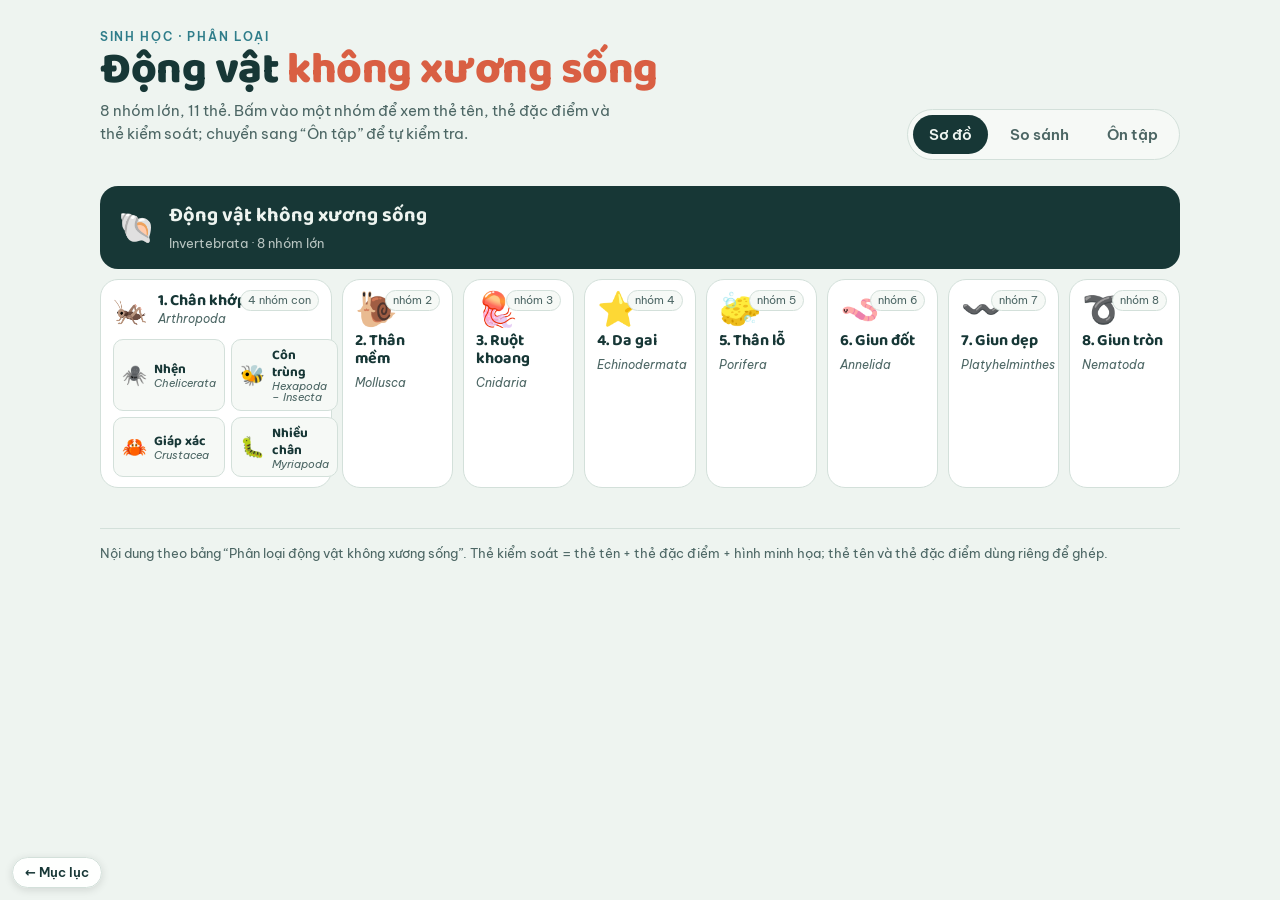
<file: dong-vat-khong-xuong-song/index.html>
<!DOCTYPE html>
<html lang="vi">
<head>
<meta charset="utf-8">
<meta name="viewport" content="width=device-width,initial-scale=1">
<title>Thẻ Động vật không xương sống</title>
<link rel="icon" href="../assets/logo-tomoe-t.svg" type="image/svg+xml">
<link rel="stylesheet" href="https://fonts.googleapis.com/css2?family=Baloo+2:wght@500;600;700;800&family=Be+Vietnam+Pro:ital,wght@0,400;0,500;0,600;1,400&display=swap">
<style>
:root{
  --bg:#eef4f0; --paper:#ffffff; --paper2:#f6f9f6; --ink:#173736; --ink2:#4c6664; --line:#d3e0da;
  --accent:#d95f43; --accent-ink:#ffffff; --ochre:#c98d1f; --sea:#2f7d8a; --moss:#5b8a3c;
  --shadow:0 2px 6px rgba(23,55,54,.08), 0 12px 32px -16px rgba(23,55,54,.25);
  --r:18px;
}
@media (prefers-color-scheme: dark){
  :root:not([data-theme="light"]){
    --bg:#101c1b; --paper:#182827; --paper2:#1f3130; --ink:#eaf3ef; --ink2:#a4bcb6; --line:#2c4342;
    --accent:#f0765a; --accent-ink:#1a0d09; --ochre:#e2a93a; --sea:#5db2be; --moss:#8dc16a;
    --shadow:0 2px 6px rgba(0,0,0,.3), 0 12px 32px -16px rgba(0,0,0,.6);
    color-scheme:dark;
  }
}
:root[data-theme="dark"]{
  --bg:#101c1b; --paper:#182827; --paper2:#1f3130; --ink:#eaf3ef; --ink2:#a4bcb6; --line:#2c4342;
  --accent:#f0765a; --accent-ink:#1a0d09; --ochre:#e2a93a; --sea:#5db2be; --moss:#8dc16a;
  --shadow:0 2px 6px rgba(0,0,0,.3), 0 12px 32px -16px rgba(0,0,0,.6);
  color-scheme:dark;
}
*{box-sizing:border-box}
img{max-width:100%}
[hidden]{display:none!important}
body{margin:0;background:var(--bg);color:var(--ink);font-family:"Be Vietnam Pro",system-ui,-apple-system,"Segoe UI",sans-serif;font-size:15px;line-height:1.55;-webkit-font-smoothing:antialiased}
h1,h2,h3,.disp{font-family:"Baloo 2","Be Vietnam Pro",system-ui,sans-serif;text-wrap:balance;margin:0}
button{font:inherit;color:inherit;cursor:pointer;border:0;background:none}
button:focus-visible,[tabindex]:focus-visible{outline:3px solid var(--ochre);outline-offset:2px}
.wrap{max-width:1120px;margin:0 auto;padding:28px 20px 64px}
header{display:flex;flex-wrap:wrap;align-items:flex-end;justify-content:space-between;gap:16px;margin-bottom:26px}
.eyebrow{font-size:12px;letter-spacing:.14em;text-transform:uppercase;color:var(--sea);font-weight:600}
h1{font-size:clamp(28px,4.5vw,44px);line-height:1.05;font-weight:800;letter-spacing:-.01em}
h1 em{font-style:normal;color:var(--accent)}
.sub{color:var(--ink2);max-width:52ch;margin-top:6px}
.tabs{display:flex;gap:6px;background:var(--paper2);padding:5px;border-radius:999px;border:1px solid var(--line)}
.tabs button{padding:8px 16px;border-radius:999px;font-weight:600;color:var(--ink2)}
.tabs button[aria-selected="true"]{background:var(--ink);color:var(--bg)}
.tree{display:grid;grid-template-columns:repeat(auto-fill,minmax(108px,1fr));gap:10px}
.root{grid-column:1/-1;display:flex;align-items:center;gap:14px;padding:14px 18px;border-radius:var(--r);background:var(--ink);color:var(--bg)}
.root .disp{font-size:20px;font-weight:700}
.root small{opacity:.75}
.group{position:relative;text-align:left;background:var(--paper);border:1px solid var(--line);border-radius:var(--r);padding:12px 12px 10px;display:flex;flex-direction:column;gap:6px;min-height:130px;transition:transform .15s, box-shadow .15s}
.group:hover{transform:translateY(-2px);box-shadow:var(--shadow)}
.group.active{border-color:var(--accent);box-shadow:0 0 0 3px color-mix(in srgb, var(--accent) 25%, transparent)}
.group .ico{font-size:34px;line-height:1}
.group .nm{font-family:"Baloo 2",sans-serif;font-weight:700;font-size:16px;line-height:1.15}
.group .la{font-size:12px;color:var(--ink2);font-style:italic}
.group.parent{cursor:default;grid-column:span 2}
.group.parent:hover{transform:none;box-shadow:none}
.group.parent .head{display:flex;align-items:center;gap:10px}
.group.parent .head .ico{font-size:28px}
.subs{display:grid;grid-template-columns:1fr 1fr;gap:6px;margin-top:4px}
.subs button{display:flex;align-items:center;gap:7px;padding:6px 8px;border-radius:10px;border:1px solid var(--line);background:var(--paper2);text-align:left;line-height:1.1;transition:transform .15s,border-color .15s}
.subs button:hover{border-color:var(--sea);transform:translateY(-1px)}
.subs button.active{border-color:var(--accent);background:color-mix(in srgb, var(--accent) 12%, var(--paper))}
.subs .ico{font-size:20px;line-height:1}
.subs .nm{font-family:"Baloo 2",sans-serif;font-weight:700;font-size:13.5px}
.subs .la{display:block;font-size:10.5px;color:var(--ink2);font-style:italic;font-weight:400;font-family:"Be Vietnam Pro",sans-serif}
@media (max-width:420px){.group.parent{grid-column:1/-1}}
.group .cnt{position:absolute;top:10px;right:12px;font-size:11px;color:var(--ink2);background:var(--paper2);border:1px solid var(--line);border-radius:999px;padding:1px 7px}
.detail{margin-top:22px;display:none;grid-template-columns:1fr;gap:14px}
.detail.open{display:grid}
.cardtabs{display:flex;flex-wrap:wrap;gap:8px;align-items:center}
.cardtabs .lbl{font-size:12px;letter-spacing:.12em;text-transform:uppercase;color:var(--ink2);font-weight:600;margin-right:4px}
.cardtabs button{padding:7px 14px;border-radius:10px;border:1px solid var(--line);background:var(--paper);font-weight:600;font-size:14px}
.cardtabs button[aria-selected="true"]{background:var(--accent);color:var(--accent-ink);border-color:var(--accent)}
.stage{display:grid;grid-template-columns:minmax(260px,380px) 1fr;gap:18px;align-items:start}
@media (max-width:760px){.stage{grid-template-columns:1fr}}
.card{background:var(--paper);border:1px solid var(--line);border-radius:var(--r);box-shadow:var(--shadow);overflow:hidden;position:relative}
.card .ribbon{position:absolute;top:12px;left:-4px;font-size:11px;letter-spacing:.12em;text-transform:uppercase;font-weight:700;padding:4px 10px 4px 12px;background:var(--ochre);color:#1a1200;border-radius:0 6px 6px 0}
.card .pic{display:grid;place-items:center;height:220px;font-size:110px;background:radial-gradient(circle at 50% 60%, color-mix(in srgb, var(--sea) 18%, var(--paper)) 0, var(--paper) 70%)}
.card .pic.blank{background:var(--paper2)}
.card .body{padding:18px 20px 22px;display:grid;gap:10px}
.card .title{font-size:26px;font-weight:800;line-height:1.1}
.card .latin{color:var(--ink2);font-style:italic;font-size:14px;margin-top:-6px}
.card .feat{font-size:15px;line-height:1.6}
.card .hint{font-size:13px;color:var(--ink2);border-top:1px dashed var(--line);padding-top:10px}
.blankline{height:38px;border-bottom:2px dashed var(--line);margin:6px 0}
.side{display:grid;gap:14px}
.panel{background:var(--paper);border:1px solid var(--line);border-radius:var(--r);padding:16px 18px}
.panel h3{font-size:15px;letter-spacing:.06em;text-transform:uppercase;color:var(--sea);font-weight:700;margin-bottom:10px}
.ex{display:flex;flex-wrap:wrap;gap:8px}
.ex span{background:var(--paper2);border:1px solid var(--line);border-radius:999px;padding:5px 12px;font-size:14px}
.ex .ord{display:block;width:100%;background:none;border:0;padding:0;font-size:13px;color:var(--ink2)}
.ex .ord b{color:var(--ink)}
.kw{display:flex;flex-wrap:wrap;gap:6px}
.kw span{font-size:13px;padding:3px 10px;border-radius:6px;background:color-mix(in srgb, var(--moss) 16%, var(--paper));color:var(--ink)}
.nav{display:flex;justify-content:space-between;gap:10px}
.nav button{padding:8px 14px;border-radius:10px;border:1px solid var(--line);background:var(--paper);font-weight:600}
.grid{display:grid;grid-template-columns:repeat(auto-fill,minmax(250px,1fr));gap:14px}
.mini{background:var(--paper);border:1px solid var(--line);border-radius:var(--r);padding:16px 16px 14px;display:grid;gap:8px}
.mini .top{display:flex;align-items:center;gap:10px}
.mini .top .ico{font-size:30px}
.mini .nm{font-family:"Baloo 2",sans-serif;font-weight:700;font-size:17px;line-height:1.1}
.mini .la{font-size:12px;color:var(--ink2);font-style:italic}
.mini p{margin:0;font-size:14px;color:var(--ink);line-height:1.55}
.mini .ex{margin-top:2px}
.mini .ex span{font-size:12.5px;padding:3px 9px}
.mini .parent{font-size:11px;color:var(--ochre);font-weight:700;letter-spacing:.08em;text-transform:uppercase}
.quiz{display:grid;gap:16px;max-width:820px}
.qcard{background:var(--paper);border:1px solid var(--line);border-radius:var(--r);padding:22px 24px;box-shadow:var(--shadow)}
.qcard .ribbon2{font-size:12px;letter-spacing:.12em;text-transform:uppercase;font-weight:700;color:var(--ochre)}
.qcard .q{font-size:19px;line-height:1.5;margin-top:8px;font-weight:500}
.opts{display:grid;grid-template-columns:repeat(auto-fill,minmax(180px,1fr));gap:10px}
.opts button{display:flex;align-items:center;gap:10px;padding:10px 12px;border-radius:12px;border:1px solid var(--line);background:var(--paper);text-align:left;font-weight:600}
.opts button .ico{font-size:24px}
.opts button:hover{border-color:var(--sea)}
.opts button.ok{background:color-mix(in srgb, var(--moss) 22%, var(--paper));border-color:var(--moss)}
.opts button.no{background:color-mix(in srgb, var(--accent) 18%, var(--paper));border-color:var(--accent)}
.opts button:disabled{cursor:default;opacity:.85}
.qbar{display:flex;flex-wrap:wrap;justify-content:space-between;align-items:center;gap:10px;color:var(--ink2);font-size:14px}
.qbar b{color:var(--ink);font-variant-numeric:tabular-nums}
.btn{padding:9px 16px;border-radius:10px;background:var(--ink);color:var(--bg);font-weight:700}
.fb{min-height:24px;font-weight:600}
.fb.good{color:var(--moss)} .fb.bad{color:var(--accent)}
.view{display:none}.view.on{display:block}
footer{margin-top:40px;color:var(--ink2);font-size:13px;border-top:1px solid var(--line);padding-top:14px}
@media (prefers-reduced-motion: reduce){*{transition:none!important}}
</style>
</head>
<body>
<div class="wrap">
<header>
  <div>
    <div class="eyebrow">Sinh học · Phân loại</div>
    <h1>Động vật <em>không xương sống</em></h1>
    <p class="sub">8 nhóm lớn, 11 thẻ. Bấm vào một nhóm để xem thẻ tên, thẻ đặc điểm và thẻ kiểm soát; chuyển sang “Ôn tập” để tự kiểm tra.</p>
  </div>
  <div class="tabs" role="tablist">
    <button role="tab" aria-selected="true" data-view="tree">Sơ đồ</button>
    <button role="tab" aria-selected="false" data-view="compare">So sánh</button>
    <button role="tab" aria-selected="false" data-view="quiz">Ôn tập</button>
  </div>
</header>

<section class="view on" id="view-tree">
  <div class="tree" id="tree"></div>
  <div class="detail" id="detail"></div>
</section>

<section class="view" id="view-compare">
  <div class="grid" id="compare"></div>
</section>

<section class="view" id="view-quiz">
  <div class="quiz" id="quiz"></div>
</section>

<footer>Nội dung theo bảng “Phân loại động vật không xương sống”. Thẻ kiểm soát = thẻ tên + thẻ đặc điểm + hình minh họa; thẻ tên và thẻ đặc điểm dùng riêng để ghép.</footer>
</div>

<script>
const GROUPS = [
 {id:'arth', name:'Chân khớp', latin:'Arthropoda', ico:'🦗', sub:[
  {id:'chel', name:'Nhện', latin:'Chelicerata', ico:'🕷️',
   feat:'Cơ thể gồm 2 phần (đầu-ngực nối liền và bụng), không có râu, có 4 cặp chân bò (8 chân). Cơ quan bắt mồi là cặp kìm (chelicerae). Hô hấp bằng phổi cuốn hoặc ống khí.',
   kw:['2 phần cơ thể','không râu','8 chân','kìm chelicerae'],
   ex:['Nhện nhà','Bò cạp','Ve chó','Con sam biển']},
  {id:'ins', name:'Côn trùng', latin:'Hexapoda – Insecta', ico:'🐝',
   feat:'Nhóm đông đúc và thành công nhất trên Trái Đất. Cơ thể phân thành 3 phần rõ rệt (Đầu – Ngực – Bụng), có 1 cặp râu, 3 cặp chân (6 chân) ở phần ngực và thường có 1–2 cặp cánh. Hô hấp bằng hệ thống ống khí khắp cơ thể.',
   kw:['3 phần cơ thể','1 cặp râu','6 chân','1–2 cặp cánh'],
   ex:[{o:'Bộ Cánh màng',v:['Ong mật','Kiến','Tò vò']},{o:'Bộ Cánh cứng',v:['Bọ cánh cứng','Bọ rùa','Kẹp kìm']},{o:'Bộ Cánh vảy',v:['Bướm','Ngài']},{o:'Bộ Cánh thẳng',v:['Châu chấu','Cào cào','Dế mèn']},{o:'Các bộ khác',v:['Bọ ngựa','Chuồn chuồn','Ruồi','Muỗi']}]},
  {id:'cru', name:'Giáp xác', latin:'Crustacea', ico:'🦀',
   feat:'Phần lớn sống dưới nước (biển, nước ngọt), một số ít sống trên cạn ẩm ướt. Cơ thể gồm 2 phần (đầu-ngực và bụng), có 2 cặp râu và thường có 5 cặp chân trở lên (nhiều loài có cặp chân đầu tiên biến đổi thành càng). Hô hấp bằng mang.',
   kw:['sống dưới nước','2 cặp râu','≥ 5 cặp chân','hô hấp bằng mang'],
   ex:['Tôm hùm','Cua','Tôm tích','Rận biển']},
  {id:'myr', name:'Nhiều chân', latin:'Myriapoda', ico:'🐛',
   feat:'Sống hoàn toàn trên cạn. Cơ thể dẹp hoặc tròn, phân thành nhiều đốt tương tự nhau, mỗi đốt mang 1 hoặc 2 cặp chân. Cơ thể có 1 cặp râu, hô hấp bằng hệ thống ống khí.',
   kw:['trên cạn','nhiều đốt giống nhau','1–2 cặp chân / đốt','1 cặp râu'],
   ex:['Rết (mỗi đốt 1 cặp chân, có nọc độc)','Cuốn chiếu (mỗi đốt 2 cặp chân, ăn thực vật mục)']},
 ]},
 {id:'mol', name:'Thân mềm', latin:'Mollusca', ico:'🐌',
  feat:'Cơ thể mềm, không phân đốt, thường có vỏ vôi (calcium carbonate) bảo vệ. Có áo thân mềm bao bọc nội tạng.',
  kw:['cơ thể mềm','không phân đốt','vỏ vôi','áo thân mềm'],
  ex:['Trai sông','Ốc sên','Mực ống','Bạch tuộc']},
 {id:'cni', name:'Ruột khoang', latin:'Cnidaria', ico:'🪼',
  feat:'Cơ thể đối xứng tỏa tròn, gồm 2 lớp tế bào. Có tế bào gai tự vệ và bắt mồi. Ruột dạng túi.',
  kw:['đối xứng tỏa tròn','2 lớp tế bào','tế bào gai','ruột dạng túi'],
  ex:['Thủy tức','Sứa','Hải quỳ','San hô']},
 {id:'ech', name:'Da gai', latin:'Echinodermata', ico:'⭐',
  feat:'Sống hoàn toàn ở biển. Cơ thể đối xứng tỏa tròn (thường 5 cánh), da có gai gờ vôi. Có hệ thống chân ống thủy lực để di chuyển.',
  kw:['chỉ ở biển','đối xứng 5 cánh','gai vôi trên da','chân ống thủy lực'],
  ex:['Sao biển đỏ','Cầu gai (nhím biển)','Hải sâm','Hải sâm vú (Cầu gai nhum)']},
 {id:'por', name:'Thân lỗ', latin:'Porifera', ico:'🧽',
  feat:'Cơ thể đa tế bào đơn giản nhất, chưa có mô chính thức, cơ thể có nhiều lỗ nhỏ để lọc nước lấy thức ăn. Sống bám.',
  kw:['đơn giản nhất','chưa có mô','nhiều lỗ lọc nước','sống bám'],
  ex:['Bọt biển thùng (Barrel sponge)','Bọt biển thủy tinh (Venus flower basket)','Bọt biển ống tím','Bọt biển chậu (Vase sponge)']},
 {id:'ann', name:'Giun đốt', latin:'Annelida', ico:'🪱',
  feat:'Cơ thể phân đốt rõ rệt, có khoang cơ thể chính thức. Hệ tuần hoàn kín, cơ quan di chuyển là chân bên hoặc tơ cơ thể.',
  kw:['phân đốt rõ','khoang cơ thể thật','tuần hoàn kín','chân bên / tơ'],
  ex:['Giun đất','Đỉa trâu','Rươi','Vắt']},
 {id:'pla', name:'Giun dẹp', latin:'Platyhelminthes', ico:'〰️',
  feat:'Cơ thể dẹp theo hướng lưng – bụng, đối xứng hai bên, 3 lớp tế bào phôi nhưng chưa có khoang cơ thể. Nhiều loài ký sinh.',
  kw:['dẹp lưng-bụng','đối xứng hai bên','3 lớp phôi','chưa có khoang','ký sinh'],
  ex:['Sán lá gan','Sán dây']},
 {id:'nem', name:'Giun tròn', latin:'Nematoda', ico:'➰',
  feat:'Cơ thể hình trụ dài, hai đầu nhọn, không phân đốt. Có khoang cơ thể giả. Thường ký sinh ở người và động/thực vật.',
  kw:['hình trụ, hai đầu nhọn','không phân đốt','khoang cơ thể giả','ký sinh'],
  ex:['Giun đũa người','Giun kim','Giun móc','Giun chỉ','Giun xoắn']},
];
const LEAVES = [];
GROUPS.forEach((g,i)=>{ if(g.sub) g.sub.forEach(s=>LEAVES.push({...s,parent:g,num:i+1})); else LEAVES.push({...g,num:i+1}); });
const byId = id => LEAVES.find(l=>l.id===id);

document.querySelectorAll('.tabs button').forEach(b=>b.addEventListener('click',()=>{
  document.querySelectorAll('.tabs button').forEach(x=>x.setAttribute('aria-selected',x===b));
  document.querySelectorAll('.view').forEach(v=>v.classList.toggle('on',v.id==='view-'+b.dataset.view));
  if(b.dataset.view==='quiz' && !quizStarted) startQuiz();
}));

const tree = document.getElementById('tree');
let current = null, cardMode = 'control';
function renderTree(){
  let h = `<div class="root"><span style="font-size:30px">🐚</span><div><div class="disp">Động vật không xương sống</div><small>Invertebrata · 8 nhóm lớn</small></div></div>`;
  GROUPS.forEach((g,i)=>{
    if(g.sub){
      h += `<div class="group parent"><span class="cnt">${g.sub.length} nhóm con</span><div class="head"><span class="ico">${g.ico}</span><div><div class="nm">${i+1}. ${g.name}</div><div class="la">${g.latin}</div></div></div><div class="subs">${g.sub.map(s=>`<button class="${current&&current.id===s.id?'active':''}" data-l="${s.id}"><span class="ico">${s.ico}</span><span><span class="nm">${s.name}</span><span class="la">${s.latin}</span></span></button>`).join('')}</div></div>`;
    } else {
      h += `<button class="group ${current&&current.id===g.id?'active':''}" data-l="${g.id}"><span class="cnt">nhóm ${i+1}</span><span class="ico">${g.ico}</span><span class="nm">${i+1}. ${g.name}</span><span class="la">${g.latin}</span></button>`;
    }
  });
  tree.innerHTML = h;
  tree.querySelectorAll('[data-l]').forEach(b=>b.addEventListener('click',()=>select(b.dataset.l)));
}
function select(id){ current = byId(id); renderTree(); renderDetail(); document.getElementById('detail').scrollIntoView({behavior:'smooth',block:'nearest'}); }

const detail = document.getElementById('detail');
function exHtml(ex){
  return `<div class="ex">${ex.map(e=> typeof e==='string' ? `<span>${e}</span>` : `<span class="ord"><b>${e.o}:</b> ${e.v.join(', ')}</span>`).join('')}</div>`;
}
function renderDetail(){
  if(!current){ detail.classList.remove('open'); detail.innerHTML=''; return; }
  const c = current, idx = LEAVES.indexOf(c);
  const path = c.parent ? `Nhóm ${c.num} · ${c.parent.name} (${c.parent.latin})` : `Nhóm ${c.num}`;
  const modes = [['label','Thẻ tên'],['feature','Thẻ đặc điểm'],['control','Thẻ kiểm soát']];
  let card = '';
  if(cardMode==='label') card = `<div class="ribbon">Thẻ tên</div><div class="pic blank"></div><div class="body"><div class="title">${c.name}</div><div class="latin">${c.latin}</div><div class="hint">Chỉ có tên gọi — trẻ ghép thẻ này với thẻ đặc điểm và hình.</div></div>`;
  else if(cardMode==='feature') card = `<div class="ribbon">Thẻ đặc điểm</div><div class="body"><div class="blankline"></div><p class="feat">${c.feat}</p><div class="hint">Không có tên — trẻ đọc đặc điểm và đoán nhóm.</div></div>`;
  else card = `<div class="ribbon">Thẻ kiểm soát</div><div class="pic">${c.ico}</div><div class="body"><div class="title">${c.name}</div><div class="latin">${c.latin}</div><p class="feat">${c.feat}</p><div class="hint">Thẻ đầy đủ để trẻ tự đối chiếu sau khi ghép.</div></div>`;
  detail.innerHTML = `
    <div class="cardtabs"><span class="lbl">${path}</span>${modes.map(m=>`<button role="tab" aria-selected="${cardMode===m[0]}" data-m="${m[0]}">${m[1]}</button>`).join('')}</div>
    <div class="stage">
      <div class="card">${card}</div>
      <div class="side">
        <div class="panel"><h3>Dấu hiệu nhận biết</h3><div class="kw">${c.kw.map(k=>`<span>${k}</span>`).join('')}</div></div>
        <div class="panel"><h3>Ví dụ</h3>${exHtml(c.ex)}</div>
        <div class="nav"><button id="prev" ${idx===0?'disabled':''}>← ${idx>0?LEAVES[idx-1].name:''}</button><button id="next" ${idx===LEAVES.length-1?'disabled':''}>${idx<LEAVES.length-1?LEAVES[idx+1].name:''} →</button></div>
      </div>
    </div>`;
  detail.classList.add('open');
  detail.querySelectorAll('[data-m]').forEach(b=>b.addEventListener('click',()=>{cardMode=b.dataset.m;renderDetail();}));
  const p=detail.querySelector('#prev'), n=detail.querySelector('#next');
  if(idx>0) p.addEventListener('click',()=>select(LEAVES[idx-1].id));
  if(idx<LEAVES.length-1) n.addEventListener('click',()=>select(LEAVES[idx+1].id));
}
renderTree();

document.getElementById('compare').innerHTML = LEAVES.map(c=>`
  <div class="mini">
    ${c.parent?`<div class="parent">${c.num}. ${c.parent.name}</div>`:`<div class="parent">Nhóm ${c.num}</div>`}
    <div class="top"><span class="ico">${c.ico}</span><div><div class="nm">${c.name}</div><div class="la">${c.latin}</div></div></div>
    <p>${c.feat}</p>
    ${exHtml(c.ex.map(e=> typeof e==='string'?e:{o:e.o,v:e.v}))}
  </div>`).join('');

let quizStarted=false, qs=[], qi=0, score=0;
const quiz = document.getElementById('quiz');
function shuffle(a){for(let i=a.length-1;i>0;i--){const j=Math.floor(Math.random()*(i+1));[a[i],a[j]]=[a[j],a[i]];}return a;}
function flatEx(c){ return c.ex.flatMap(e=> typeof e==='string'? [e.replace(/\s*\(.*\)$/,'')] : e.v); }
function buildQuestions(){
  const out=[];
  LEAVES.forEach(c=>{
    out.push({type:'feat',ans:c,text:c.feat});
    const exs = shuffle(flatEx(c)).slice(0,1);
    out.push({type:'ex',ans:c,text:exs[0]});
  });
  return shuffle(out).slice(0,12);
}
function startQuiz(){ quizStarted=true; qs=buildQuestions(); qi=0; score=0; renderQ(); }
function renderQ(){
  if(qi>=qs.length){
    quiz.innerHTML = `<div class="qcard"><div class="ribbon2">Kết quả</div><div class="q">Bạn trả lời đúng <b>${score}/${qs.length}</b> câu.</div><p style="color:var(--ink2)">${score===qs.length?'Tuyệt vời — ghép đúng toàn bộ thẻ!':score>=qs.length*0.7?'Rất tốt. Xem lại vài nhóm còn nhầm ở tab “So sánh”.':'Thử lại nhé, mở tab “So sánh” để ôn dấu hiệu nhận biết trước.'}</p><button class="btn" id="again">Làm lại</button></div>`;
    quiz.querySelector('#again').addEventListener('click',startQuiz); return;
  }
  const q = qs[qi];
  const pool = shuffle(LEAVES.filter(l=>l.id!==q.ans.id)).slice(0,5); pool.push(q.ans); shuffle(pool);
  quiz.innerHTML = `
    <div class="qbar"><span>Câu <b>${qi+1}</b> / ${qs.length}</span><span>Đúng: <b>${score}</b></span></div>
    <div class="qcard"><div class="ribbon2">${q.type==='feat'?'Thẻ đặc điểm — thuộc nhóm nào?':'Ví dụ — thuộc nhóm nào?'}</div><div class="q">${q.type==='ex'?`<span style="font-size:26px;font-family:'Baloo 2',sans-serif;font-weight:800">${q.text}</span>`:q.text}</div></div>
    <div class="opts">${pool.map(p=>`<button data-a="${p.id}"><span class="ico">${p.ico}</span><span>${p.name}<br><small style="font-weight:400;color:var(--ink2)">${p.latin}</small></span></button>`).join('')}</div>
    <div class="fb" id="fb"></div>
    <div><button class="btn" id="nextq" hidden>Câu tiếp →</button></div>`;
  quiz.querySelectorAll('[data-a]').forEach(b=>b.addEventListener('click',()=>{
    const ok = b.dataset.a===q.ans.id; if(ok) score++;
    quiz.querySelectorAll('[data-a]').forEach(x=>{x.disabled=true; if(x.dataset.a===q.ans.id) x.classList.add('ok'); else if(x===b) x.classList.add('no');});
    const fb = quiz.querySelector('#fb'); fb.className='fb '+(ok?'good':'bad');
    fb.textContent = ok ? `Đúng! ${q.ans.ico} ${q.ans.name} (${q.ans.latin}).` : `Chưa đúng — đáp án là ${q.ans.ico} ${q.ans.name} (${q.ans.latin}).`;
    const nb = quiz.querySelector('#nextq'); nb.hidden=false; nb.addEventListener('click',()=>{qi++;renderQ();});
    quiz.querySelector('.qbar b').textContent = qi+1;
  }));
}
</script>
<script src="../assets/back.js"></script>
</body>
</html>
</file>
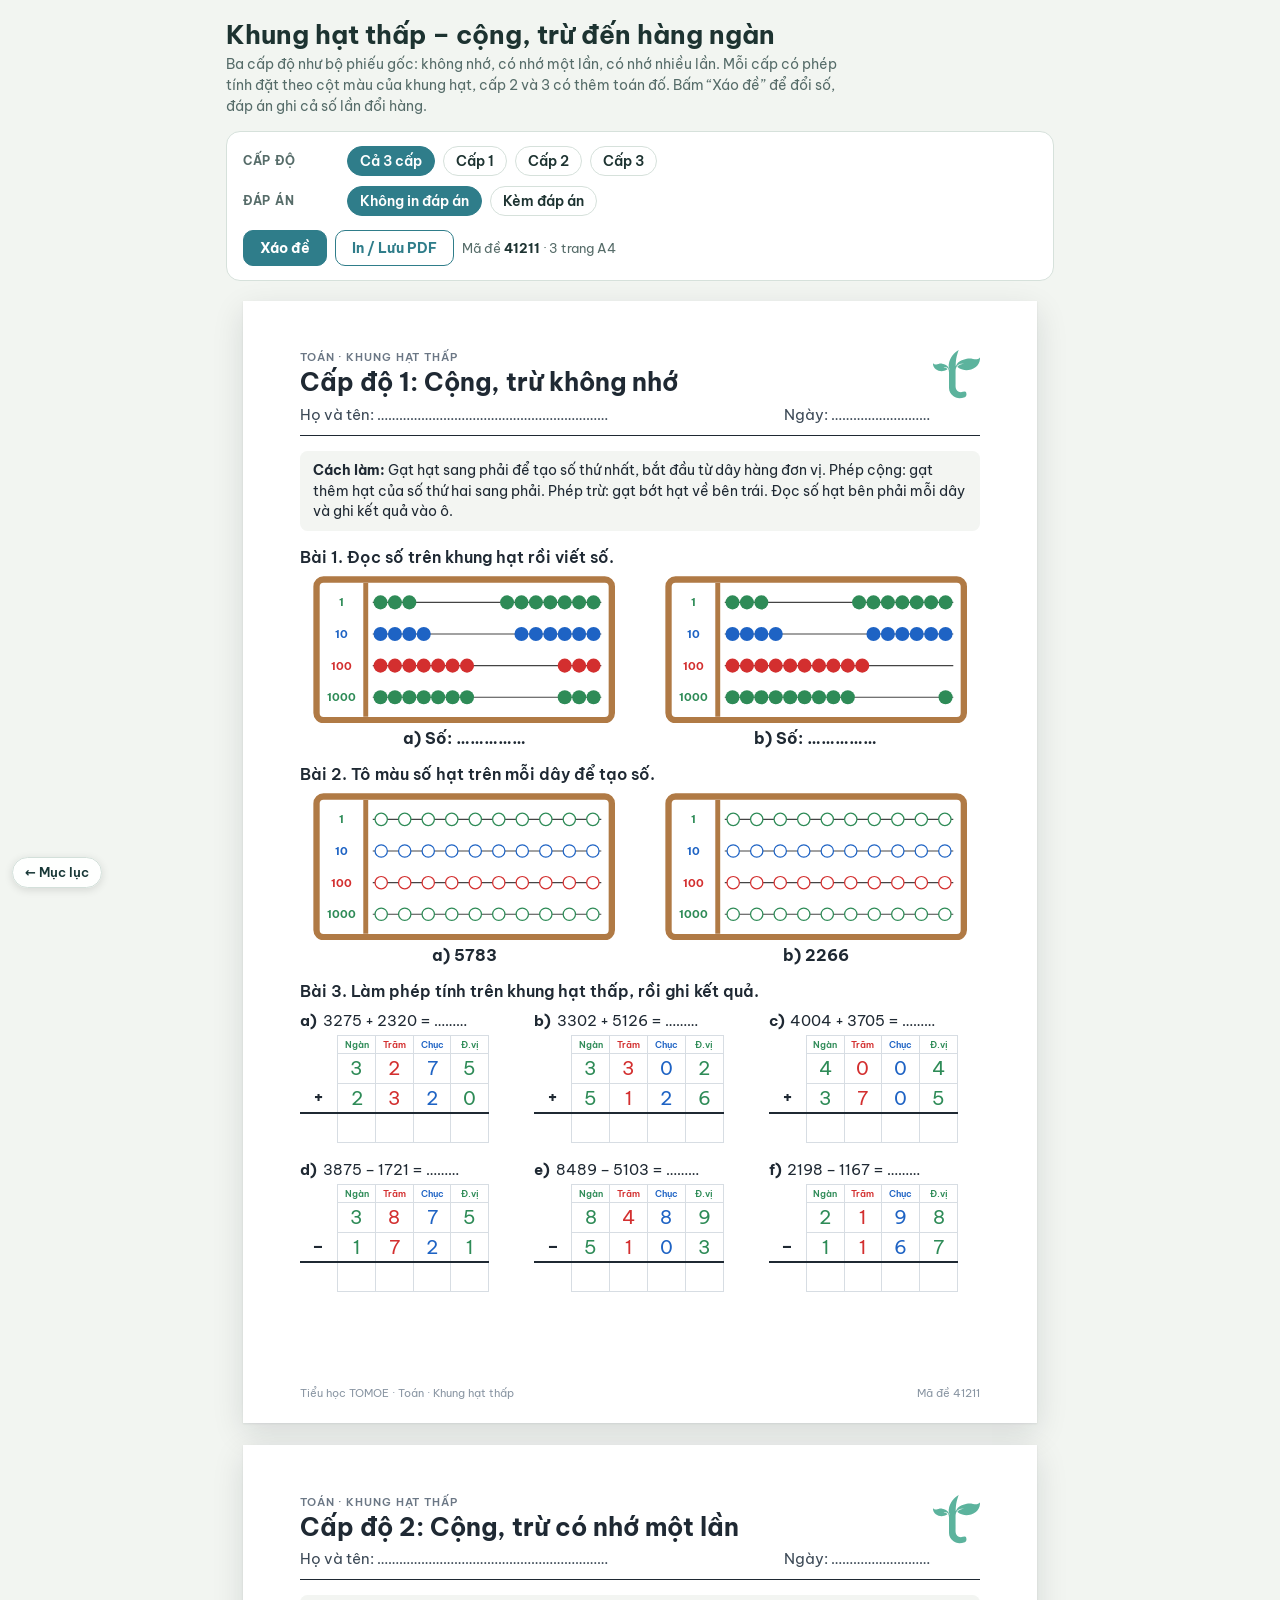
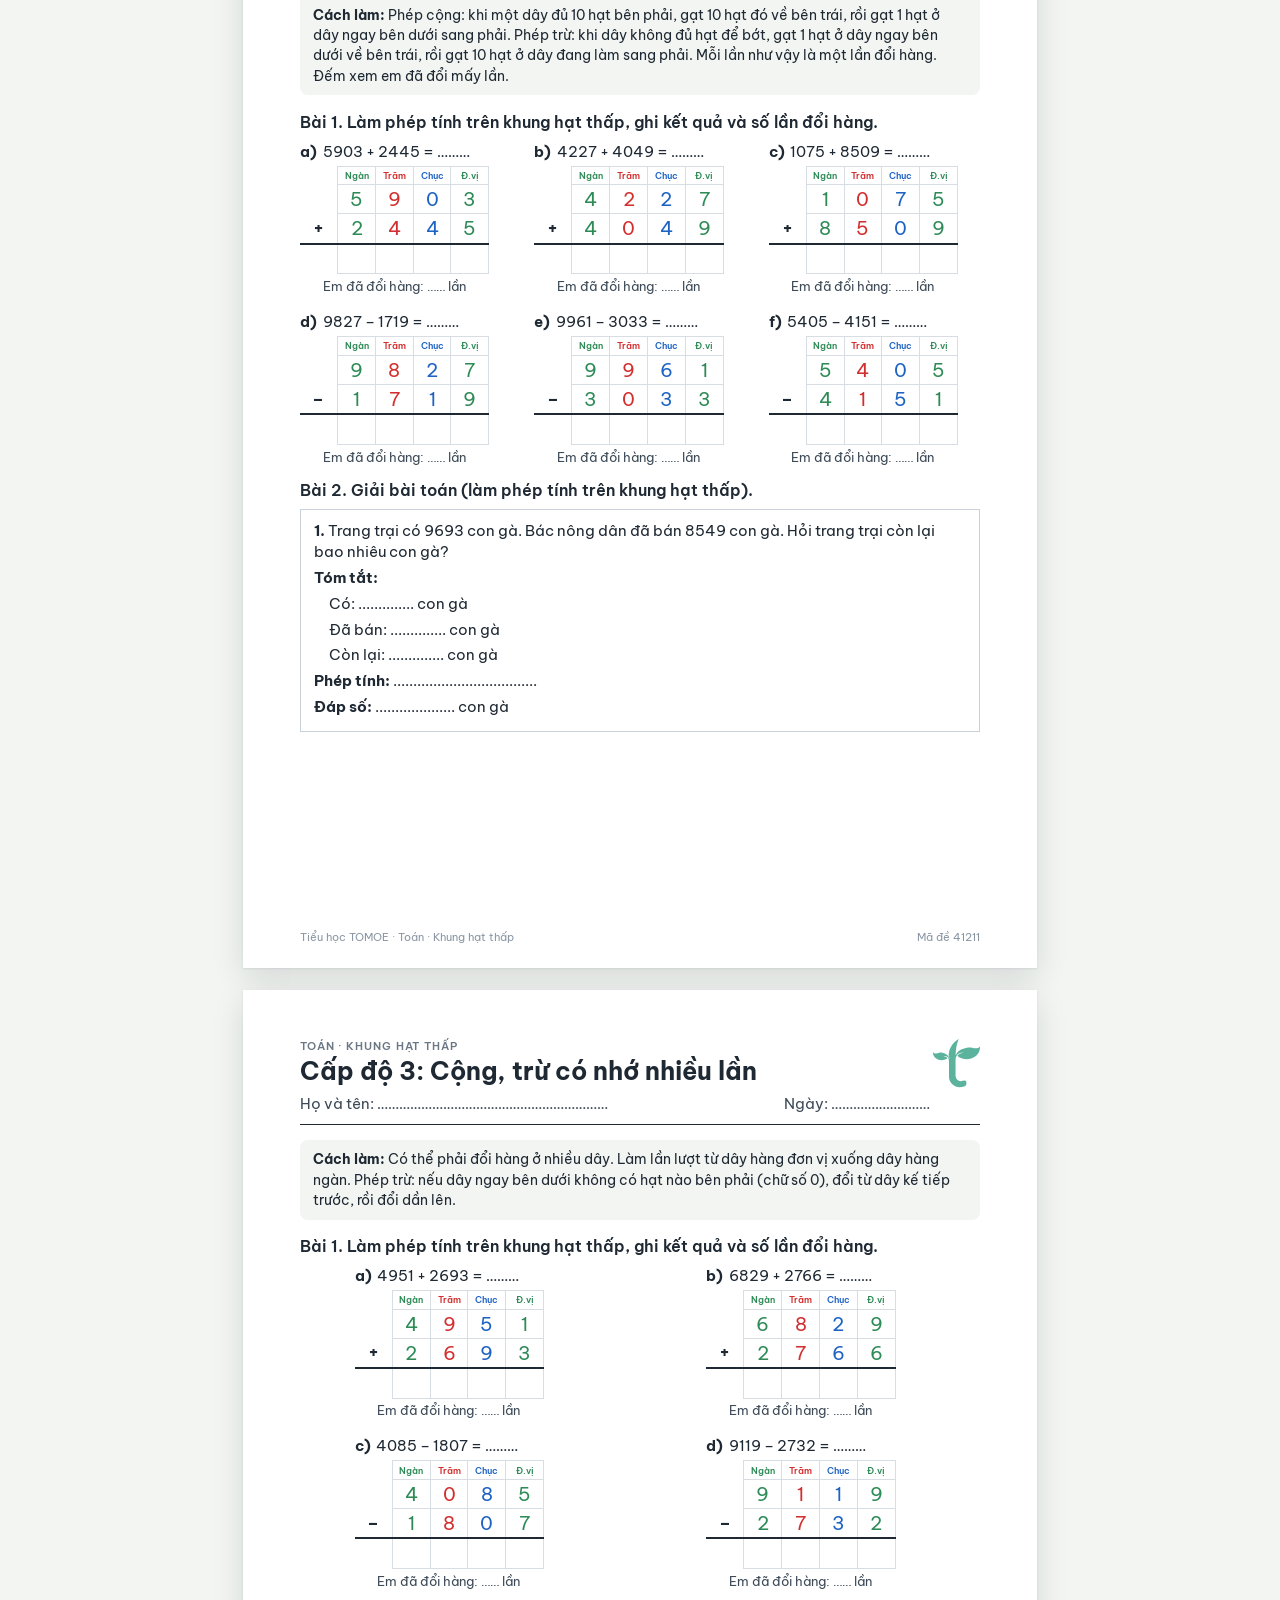
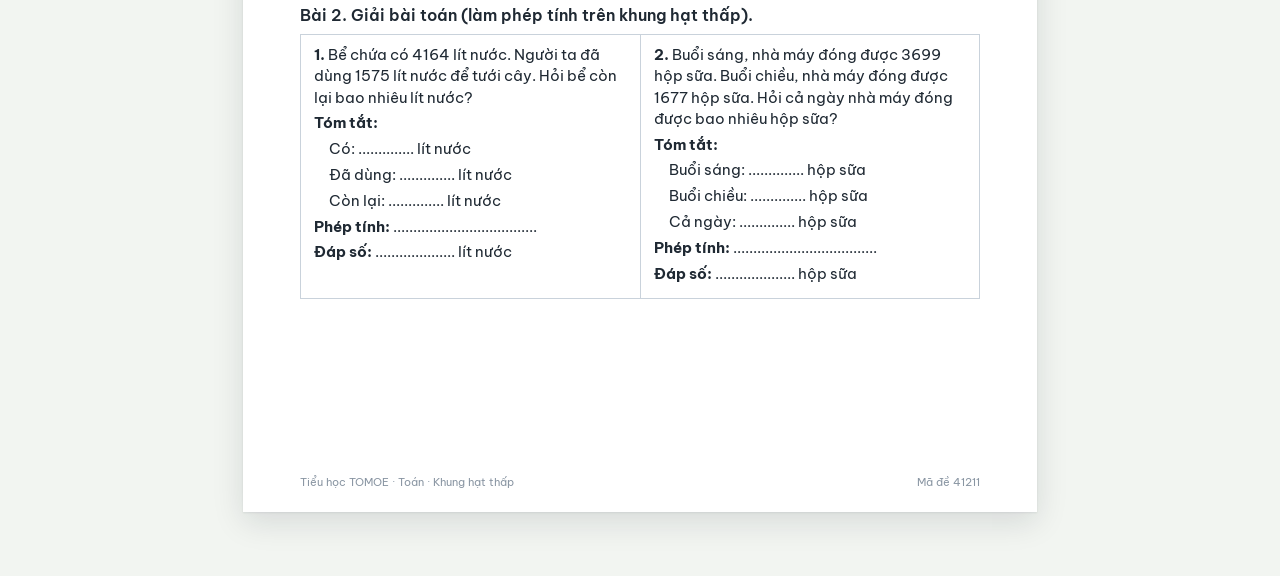
<file: khung-hat-thap/index.html>
<!DOCTYPE html>
<html lang="vi">
<head>
<meta charset="utf-8">
<meta name="viewport" content="width=device-width,initial-scale=1">
<title>Khung hạt thấp</title>
<link rel="icon" href="../assets/logo-tomoe-t.svg" type="image/svg+xml">
<link rel="preconnect" href="https://fonts.googleapis.com">
<link rel="preconnect" href="https://fonts.gstatic.com" crossorigin>
<link rel="stylesheet" href="https://fonts.googleapis.com/css2?family=Be+Vietnam+Pro:wght@400;600;700&display=swap">
<link rel="stylesheet" href="../assets/worksheet.css">
<style>
.kh-bai{font-weight:600;margin:3.5mm 0 2mm}
.kh-frames{display:grid;grid-template-columns:1fr 1fr;gap:6mm;justify-items:center}
.kh-frames figure{margin:0;text-align:center}
.kh-frames svg{display:block;width:80mm;height:auto}
.kh-frames figcaption{margin-top:1mm;font-weight:700;font-size:12pt}
.kh-ops{display:grid;grid-template-columns:repeat(3,1fr);gap:4mm 6mm}
.kh-ops.two{grid-template-columns:repeat(2,58mm);justify-content:space-around}
.kh-op .eq{font-size:11.5pt;margin-bottom:1mm;white-space:nowrap}
.kh-op .eq b{margin-right:1.5mm}
.kh-op .chg{font-size:9.5pt;color:#3d4a57;margin-top:1mm;padding-left:6mm}
.kh-tab{border-collapse:collapse;font-variant-numeric:tabular-nums}
.kh-tab th{font-size:7pt;font-weight:600;padding:.6mm 0;width:10mm;border:.2mm solid #d7dde3}
.kh-tab td{width:10mm;height:7mm;text-align:center;font-size:14pt;border:.2mm solid #d7dde3}
.kh-tab td.op{width:5mm;border:0;font-weight:700;font-size:13pt}
.kh-tab th.op{border:0}
.kh-tab tr.sum td{border-top:.6mm solid #1f2933;height:8mm}
.kh-tab tr.sum td.op{border-top:.6mm solid #1f2933}
.c1{color:#2e8b57}.c10{color:#1e63c4}.c100{color:#d32f2f}.c1000{color:#2e8b57}
.kh-probs{display:grid;gap:0;border:.25mm solid #c9d2db}
.kh-probs.two{grid-template-columns:1fr 1fr}
.kh-probs.two .kh-prob+.kh-prob{border-left:.25mm solid #c9d2db}
.kh-prob{padding:2.5mm 3.5mm;font-size:11pt;line-height:1.45}
.kh-prob p{margin:0 0 1.2mm}
.kh-prob .sum{padding-left:4mm}
.page.answer .ws-key{font-size:10pt}
.page.answer .ws-key th,.page.answer .ws-key td{padding:.8mm 2mm}
.page.answer .ws-keytitle{margin:3mm 0 1.2mm}
</style>
</head>
<body>
<script src="../assets/worksheet.js"></script>
<script>
(function () {
  'use strict';
  var PLACES = [['Ngàn', 'c1000'], ['Trăm', 'c100'], ['Chục', 'c10'], ['Đ.vị', 'c1']];
  var WIRE = [['1', '#2e8b57'], ['10', '#1e63c4'], ['100', '#d32f2f'], ['1000', '#2e8b57']];
  var ADD = [
    { t: 'Thư viện có {a} quyển sách. Thư viện nhận thêm {b} quyển sách. Hỏi thư viện có tất cả bao nhiêu quyển sách?', s: ['Có', 'Nhận thêm', 'Có tất cả'], u: 'quyển sách' },
    { t: 'Tuần đầu, đội trồng cây trồng được {a} cây. Tuần sau, đội trồng được {b} cây. Hỏi cả hai tuần đội trồng được bao nhiêu cây?', s: ['Tuần đầu', 'Tuần sau', 'Cả hai tuần'], u: 'cây' },
    { t: 'Buổi sáng, nhà máy đóng được {a} hộp sữa. Buổi chiều, nhà máy đóng được {b} hộp sữa. Hỏi cả ngày nhà máy đóng được bao nhiêu hộp sữa?', s: ['Buổi sáng', 'Buổi chiều', 'Cả ngày'], u: 'hộp sữa' }
  ];
  var SUB = [
    { t: 'Trang trại có {a} con gà. Bác nông dân đã bán {b} con gà. Hỏi trang trại còn lại bao nhiêu con gà?', s: ['Có', 'Đã bán', 'Còn lại'], u: 'con gà' },
    { t: 'Cửa hàng có {a} quyển vở. Cửa hàng đã bán {b} quyển vở. Hỏi cửa hàng còn lại bao nhiêu quyển vở?', s: ['Có', 'Đã bán', 'Còn lại'], u: 'quyển vở' },
    { t: 'Bể chứa có {a} lít nước. Người ta đã dùng {b} lít nước để tưới cây. Hỏi bể còn lại bao nhiêu lít nước?', s: ['Có', 'Đã dùng', 'Còn lại'], u: 'lít nước' }
  ];

  function digits(n) { return [Math.floor(n / 1000), Math.floor(n / 100) % 10, Math.floor(n / 10) % 10, n % 10]; }
  // number of exchanges on the bead frame = carries (addition) or borrows (subtraction), units first
  function changes(a, b, op) {
    var A = digits(a).reverse(), B = digits(b).reverse(), c = 0, n = 0;
    for (var i = 0; i < 4; i++) {
      var d = op === '+' ? A[i] + B[i] + c : A[i] - B[i] - c;
      if (op === '+' ? d >= 10 : d < 0) { n++; c = 1; } else c = 0;
    }
    return n;
  }
  // a op b with an exact number of exchanges (want: 0, 1, or 'many' = 2+)
  function makeOp(rng, op, want, zeros) {
    for (var t = 0; t < 5000; t++) {
      var a, b;
      if (op === '+') { a = rng.int(1000, 8000); b = rng.int(1000, 9999 - a); }
      else {
        a = rng.int(2100, 9999);
        if (zeros) {                             // zeros inside the minuend force chained exchanges
          var d = digits(a);
          d[rng.int(1, 2)] = 0;
          if (rng.chance(0.5)) d[3] = 0;
          a = d[0] * 1000 + d[1] * 100 + d[2] * 10 + d[3];
        }
        b = rng.int(1000, a - 1000);             // keep the difference in the thousands
        if (b < 1000) continue;
      }
      var n = changes(a, b, op);
      if (want === 'many' ? n >= 2 : n === want) return { a: a, b: b, op: op, r: op === '+' ? a + b : a - b, n: n };
    }
    return null;
  }

  function frameSvg(num, empty) {
    var W = 86, H = 42, x0 = 17, x1 = 82, out = '<rect x="1" y="1" width="' + (W - 2) + '" height="' + (H - 2) + '" rx="2" fill="#fff" stroke="#b07a45" stroke-width="1.8"/>' +
      '<line x1="' + (x0 - 2) + '" y1="2" x2="' + (x0 - 2) + '" y2="' + (H - 2) + '" stroke="#b07a45" stroke-width="1.4"/>';
    var dg = num == null ? null : digits(num).reverse();
    WIRE.forEach(function (w, i) {
      var y = 7.5 + i * 9, col = w[1];
      out += '<text x="' + ((x0 - 2) / 2 + .6) + '" y="' + y + '" font-size="3" font-weight="700" fill="' + col + '" text-anchor="middle" dominant-baseline="central">' + w[0] + '</text>' +
        '<line x1="' + x0 + '" y1="' + y + '" x2="' + x1 + '" y2="' + y + '" stroke="#444" stroke-width=".3"/>';
      for (var k = 0; k < 10; k++) {
        var cx;
        if (empty) cx = x0 + 2.4 + k * ((x1 - x0 - 4.8) / 9);
        else { var right = k >= 10 - dg[i]; cx = right ? x1 - 2.2 - (9 - k) * 4.1 : x0 + 2.2 + k * 4.1; }
        out += empty ? '<circle cx="' + cx.toFixed(2) + '" cy="' + y + '" r="1.75" fill="#fff" stroke="' + col + '" stroke-width=".35"/>'
                     : '<circle cx="' + cx.toFixed(2) + '" cy="' + y + '" r="2" fill="' + col + '"/>';
      }
    });
    return '<svg viewBox="0 0 ' + W + ' ' + H + '" role="img" aria-label="Khung hạt thấp">' + out + '</svg>';
  }

  function opBlock(ws, label, o, withChanges) {
    var A = digits(o.a), B = digits(o.b);
    var head = '<tr><th class="op"></th>' + PLACES.map(function (p) { return '<th class="' + p[1] + '">' + p[0] + '</th>'; }).join('') + '</tr>';
    var row = function (d, op) { return '<tr><td class="op">' + op + '</td>' + d.map(function (x, i) { return '<td class="' + PLACES[i][1] + '">' + x + '</td>'; }).join('') + '</tr>'; };
    return '<div class="kh-op"><div class="eq"><b>' + label + ')</b>' + o.a + ' ' + o.op.replace('-', '–') + ' ' + o.b + ' = ………</div>' +
      '<table class="kh-tab">' + head + row(A, '') + row(B, o.op === '+' ? '+' : '–') +
      '<tr class="sum"><td class="op"></td><td></td><td></td><td></td><td></td></tr></table>' +
      (withChanges ? '<div class="chg">Em đã đổi hàng: …… lần</div>' : '') + '</div>';
  }

  function problem(rng, op, want) {
    var tpl = rng.pick(op === '+' ? ADD : SUB), o = makeOp(rng, op, want, false);
    o.tpl = tpl;
    return o;
  }
  function problemHtml(num, o) {
    var t = o.tpl;
    return '<div class="kh-prob"><p><b>' + num + '.</b> ' + t.t.replace('{a}', o.a).replace('{b}', o.b) + '</p>' +
      '<p><b>Tóm tắt:</b></p><div class="sum">' + t.s.map(function (s) { return '<p>' + s + ': .............. ' + t.u + '</p>'; }).join('') + '</div>' +
      '<p><b>Phép tính:</b> ....................................</p><p><b>Đáp số:</b> .................... ' + t.u + '</p></div>';
  }

  var HOWTO = {
    1: 'Gạt hạt sang phải để tạo số thứ nhất, bắt đầu từ dây hàng đơn vị. Phép cộng: gạt thêm hạt của số thứ hai sang phải. Phép trừ: gạt bớt hạt về bên trái. Đọc số hạt bên phải mỗi dây và ghi kết quả vào ô.',
    2: 'Phép cộng: khi một dây đủ 10 hạt bên phải, gạt 10 hạt đó về bên trái, rồi gạt 1 hạt ở dây ngay bên dưới sang phải. Phép trừ: khi dây không đủ hạt để bớt, gạt 1 hạt ở dây ngay bên dưới về bên trái, rồi gạt 10 hạt ở dây đang làm sang phải. Mỗi lần như vậy là một lần đổi hàng. Đếm xem em đã đổi mấy lần.',
    3: 'Có thể phải đổi hàng ở nhiều dây. Làm lần lượt từ dây hàng đơn vị xuống dây hàng ngàn. Phép trừ: nếu dây ngay bên dưới không có hạt nào bên phải (chữ số 0), đổi từ dây kế tiếp trước, rồi đổi dần lên.'
  };
  var TITLE = { 1: 'Cấp độ 1: Cộng, trừ không nhớ', 2: 'Cấp độ 2: Cộng, trừ có nhớ một lần', 3: 'Cấp độ 3: Cộng, trừ có nhớ nhiều lần' };

  Worksheet({
    title: 'Khung hạt thấp – cộng, trừ đến hàng ngàn',
    kicker: 'Toán · Khung hạt thấp',
    intro: 'Ba cấp độ như bộ phiếu gốc: không nhớ, có nhớ một lần, có nhớ nhiều lần. Mỗi cấp có phép tính đặt theo cột màu của khung hạt, cấp 2 và 3 có thêm toán đố. Bấm “Xáo đề” để đổi số, đáp án ghi cả số lần đổi hàng.',
    options: [
      { key: 'l', label: 'Cấp độ', items: [['all', 'Cả 3 cấp'], ['1', 'Cấp 1'], ['2', 'Cấp 2'], ['3', 'Cấp 3']], def: 'all' }
    ],
    build: function (st, rng, ws) {
      var levels = st.l === 'all' ? [1, 2, 3] : [+st.l], pages = [], keys = [];
      levels.forEach(function (lv) {
        var html = ws.head('Toán · Khung hạt thấp', TITLE[lv]) + '<div class="ws-howto"><p><b>Cách làm:</b> ' + HOWTO[lv] + '</p></div>';
        var rows = [];
        if (lv === 1) {
          var read = [rng.int(1000, 9999), rng.int(1000, 9999)], make = [rng.int(1000, 9999), rng.int(1000, 9999)];
          html += '<p class="kh-bai">Bài 1. Đọc số trên khung hạt rồi viết số.</p><div class="kh-frames">' +
            read.map(function (n, i) { return '<figure>' + frameSvg(n) + '<figcaption>' + 'ab'[i] + ')  Số: ……………</figcaption></figure>'; }).join('') + '</div>' +
            '<p class="kh-bai">Bài 2. Tô màu số hạt trên mỗi dây để tạo số.</p><div class="kh-frames">' +
            make.map(function (n, i) { return '<figure>' + frameSvg(null, true) + '<figcaption>' + 'ab'[i] + ')  ' + n + '</figcaption></figure>'; }).join('') + '</div>';
          read.forEach(function (n, i) { rows.push(['1' + 'ab'[i], 'Đọc số trên khung', n, '—']); });
          make.forEach(function (n, i) { var d = digits(n); rows.push(['2' + 'ab'[i], 'Tạo số ' + n, 'Đ.vị ' + d[3] + ' · Chục ' + d[2] + ' · Trăm ' + d[1] + ' · Ngàn ' + d[0] + ' hạt', '—']); });
          var ops1 = ['+', '+', '+', '-', '-', '-'].map(function (op) { return makeOp(rng, op, 0, false); });
          html += '<p class="kh-bai">Bài 3. Làm phép tính trên khung hạt thấp, rồi ghi kết quả.</p><div class="kh-ops">' +
            ops1.map(function (o, i) { return opBlock(ws, ws.letters[i], o, false); }).join('') + '</div>';
          ops1.forEach(function (o, i) { rows.push(['3' + ws.letters[i], o.a + ' ' + o.op.replace('-', '–') + ' ' + o.b, o.r, o.n]); });
        } else {
          var ops = lv === 2 ? ['+', '+', '+', '-', '-', '-'].map(function (op) { return makeOp(rng, op, 1, false); })
                             : [makeOp(rng, '+', 'many'), makeOp(rng, '+', 'many'), makeOp(rng, '-', 'many', true), makeOp(rng, '-', 'many')];
          html += '<p class="kh-bai">Bài 1. Làm phép tính trên khung hạt thấp, ghi kết quả và số lần đổi hàng.</p><div class="kh-ops' + (lv === 3 ? ' two' : '') + '">' +
            ops.map(function (o, i) { return opBlock(ws, ws.letters[i], o, true); }).join('') + '</div>';
          ops.forEach(function (o, i) { rows.push(['1' + ws.letters[i], o.a + ' ' + o.op.replace('-', '–') + ' ' + o.b, o.r, o.n]); });
          var probs = lv === 2 ? [problem(rng, rng.pick(['+', '-']), 1)] : [problem(rng, '-', 'many'), problem(rng, '+', 'many')];
          html += '<p class="kh-bai">Bài 2. Giải bài toán (làm phép tính trên khung hạt thấp).</p><div class="kh-probs' + (probs.length > 1 ? ' two' : '') + '">' +
            probs.map(function (o, i) { return problemHtml(i + 1, o); }).join('') + '</div>';
          probs.forEach(function (o, i) { rows.push(['2.' + (i + 1), o.a + ' ' + o.op.replace('-', '–') + ' ' + o.b, o.r + ' ' + o.tpl.u, o.n]); });
        }
        pages.push({ html: html });
        keys.push('<div class="ws-keytitle">' + TITLE[lv] + '</div><table class="ws-key"><tr><th class="c">Câu</th><th>Phép tính</th><th>Kết quả</th><th>Số lần đổi hàng</th></tr>' +
          rows.map(function (r) { return '<tr><td class="c">' + r[0] + '</td><td>' + r[1] + '</td><td>' + r[2] + '</td><td>' + r[3] + '</td></tr>'; }).join('') + '</table>');
      });
      pages.push({ answer: true, html: ws.answerHead('Toán · Khung hạt thấp', 'Đáp án – Khung hạt thấp') + '<p style="margin:0 0 2mm;font-size:10pt;color:#5f6b76;font-style:italic">Để học sinh tự kiểm tra sau khi làm xong. Cắt rời hoặc để ở bàn kiểm tra.</p>' + keys.join('') });
      return pages;
    }
  });
})();
</script>
<script src="../assets/back.js"></script>
</body>
</html>
</file>
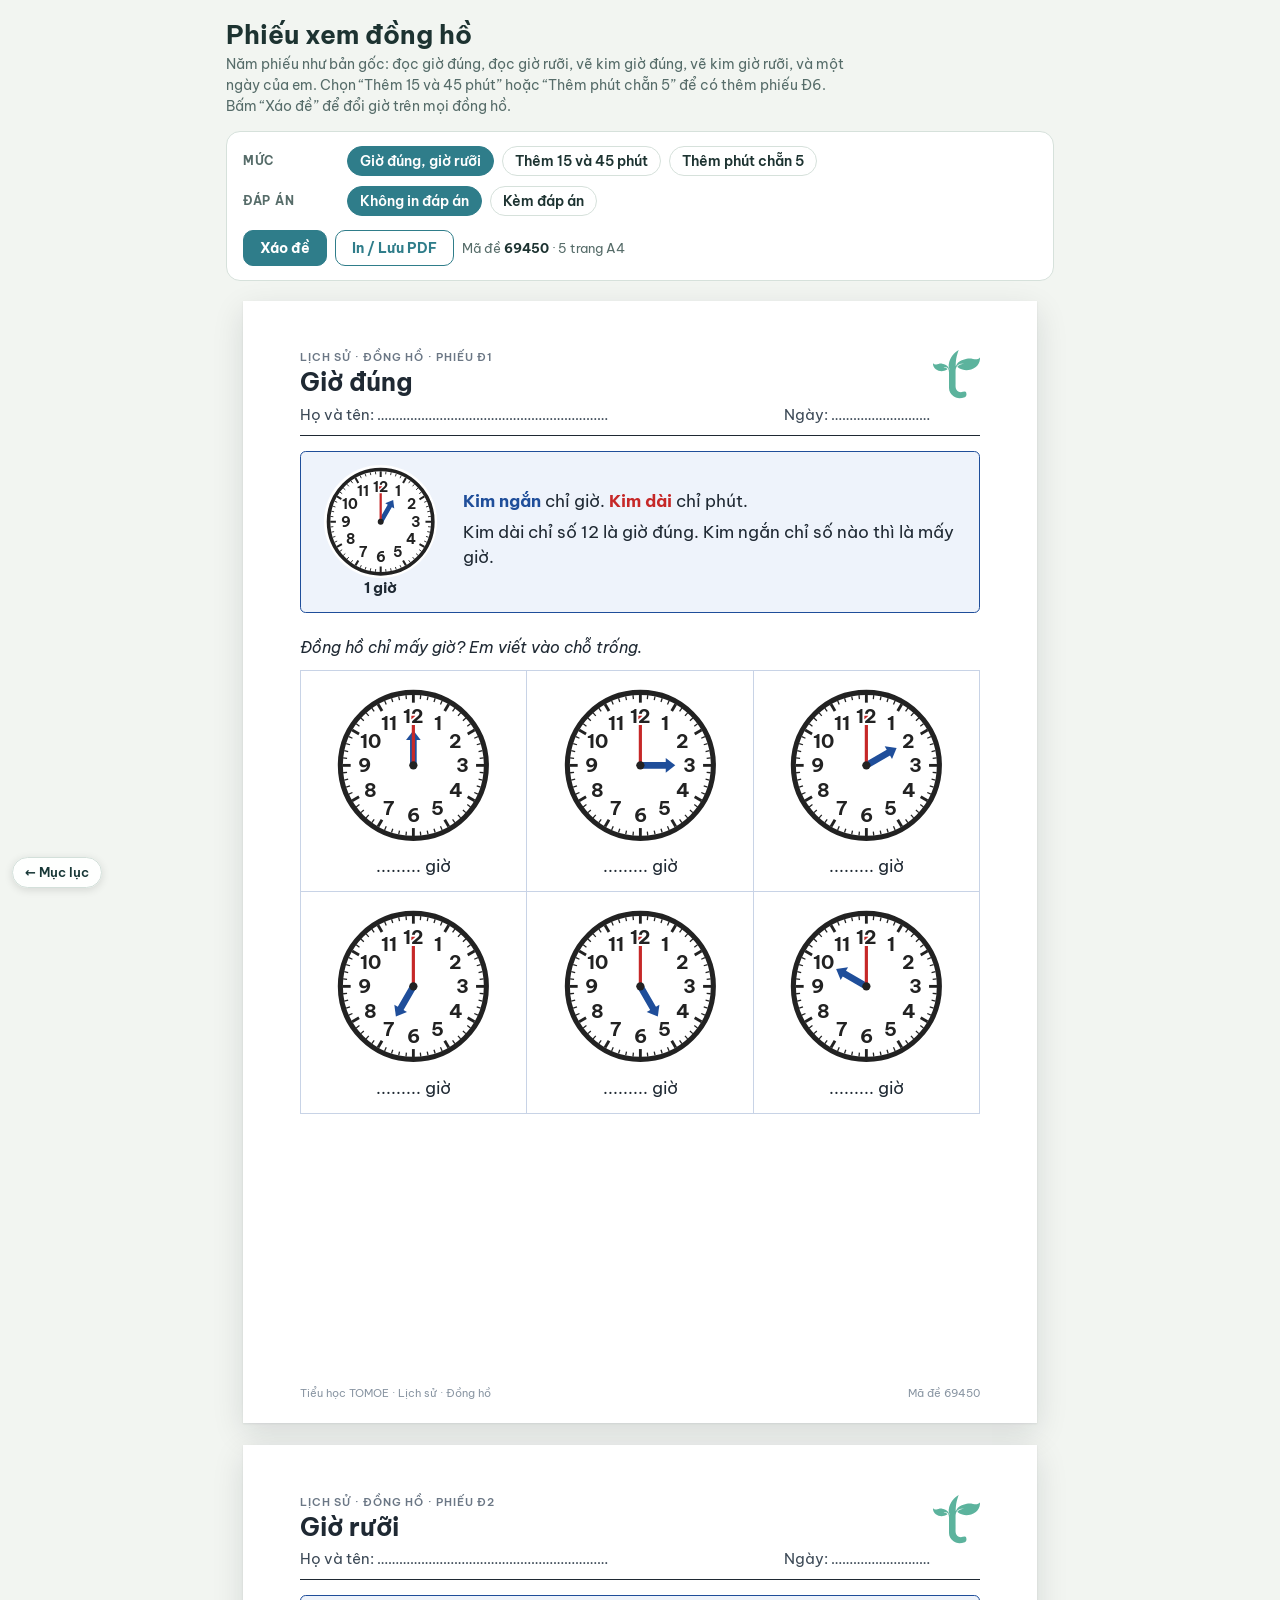
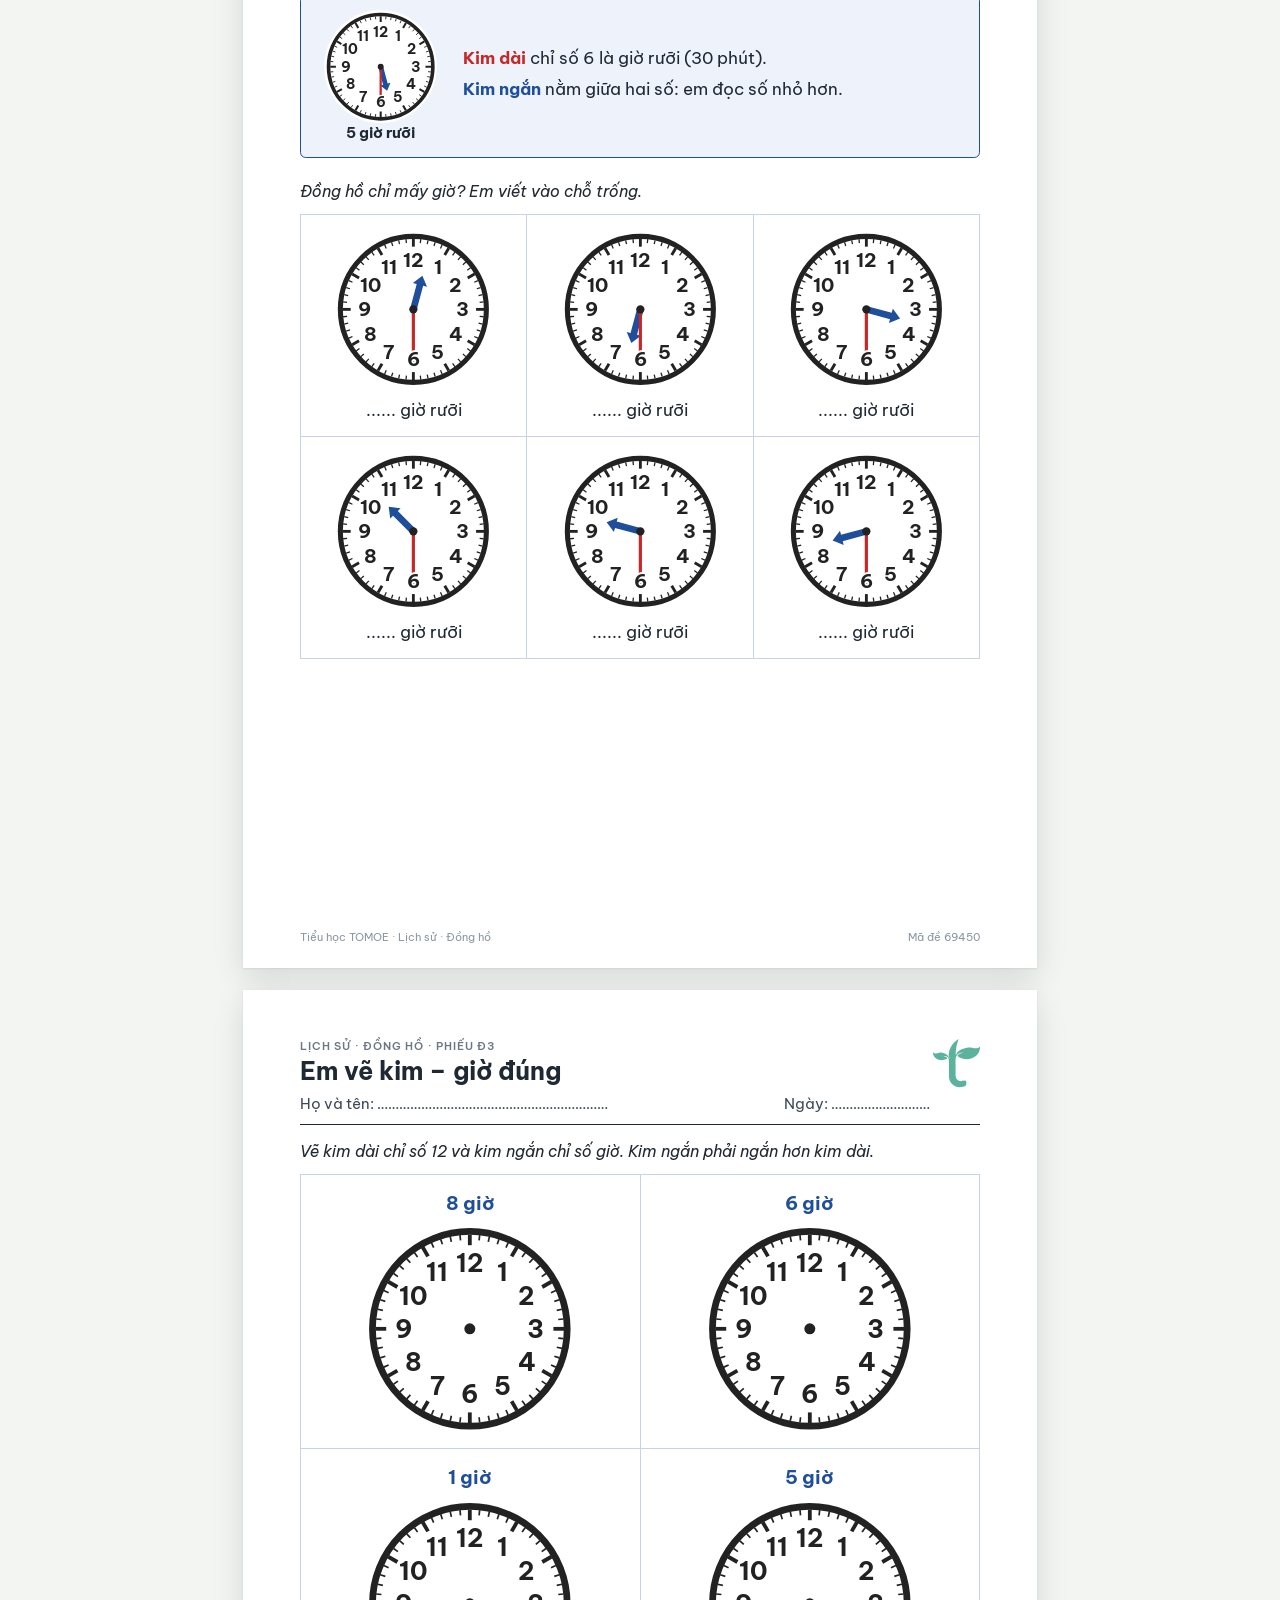
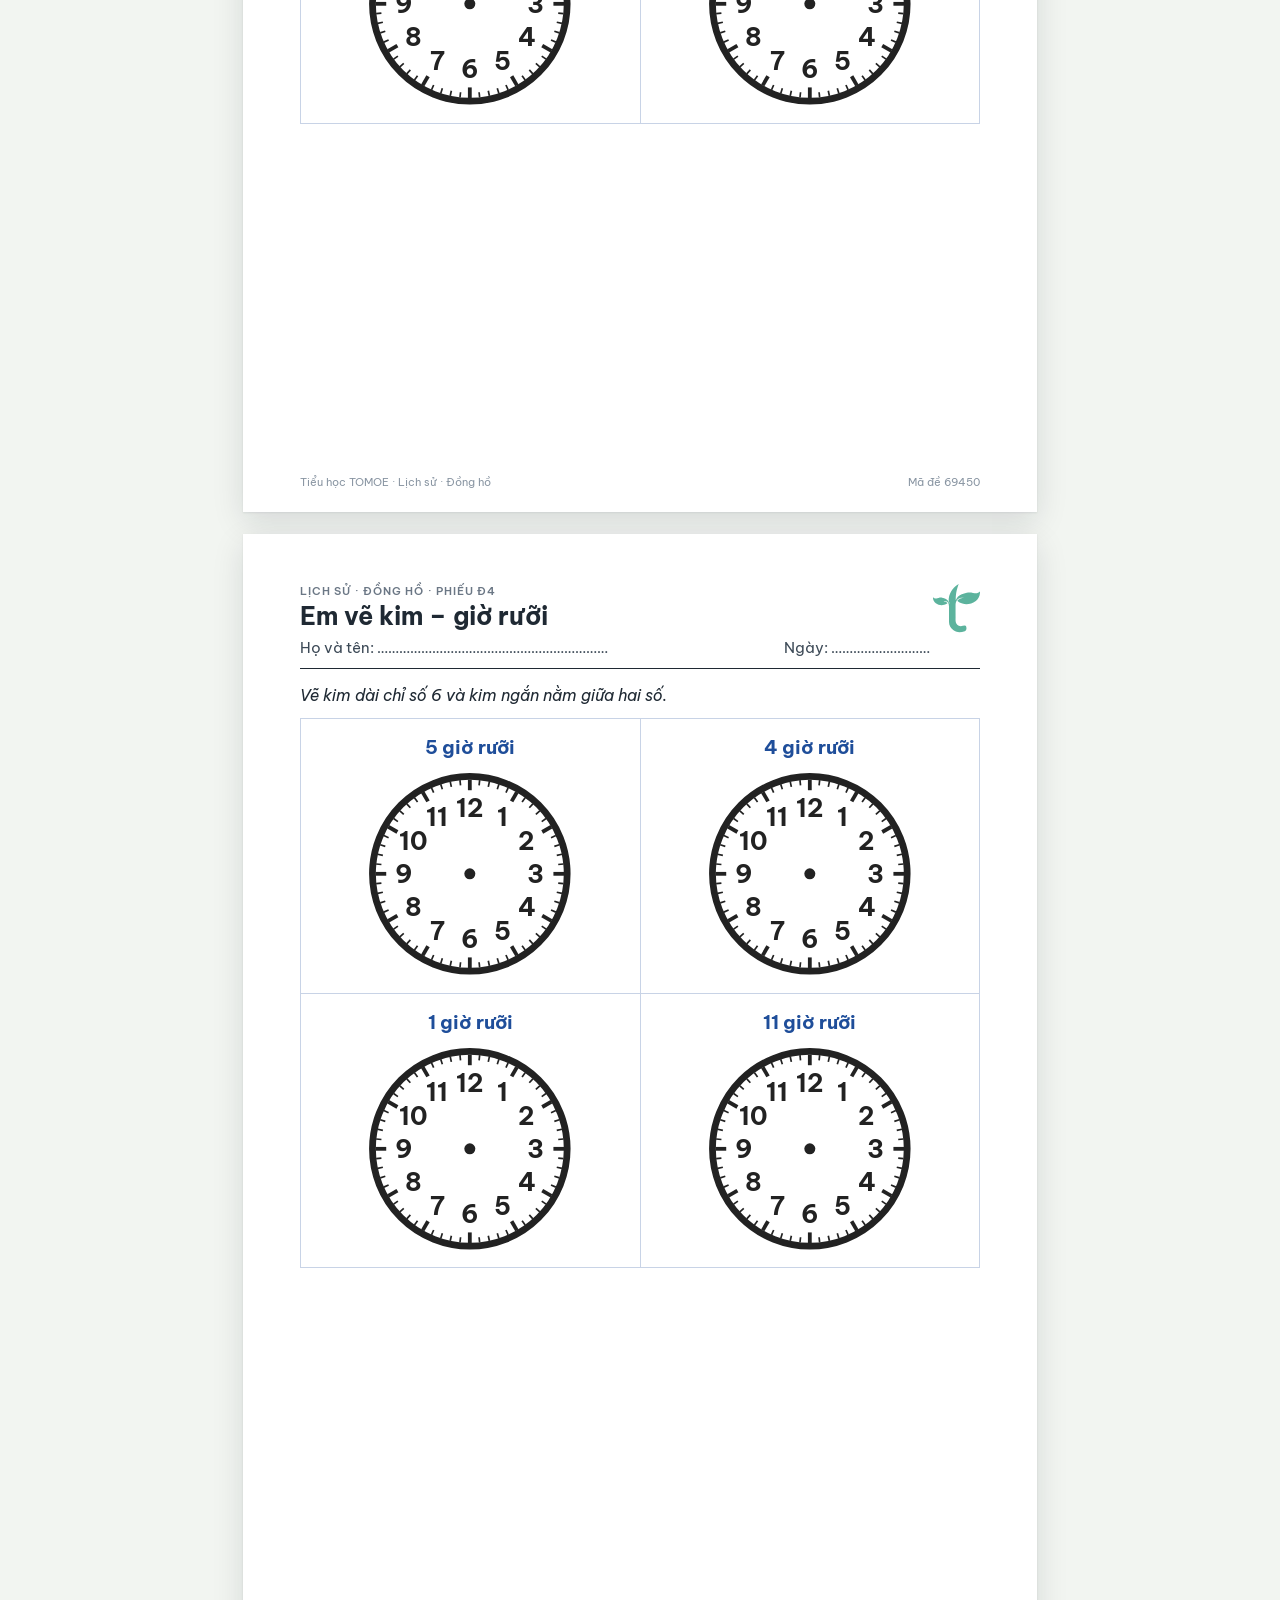
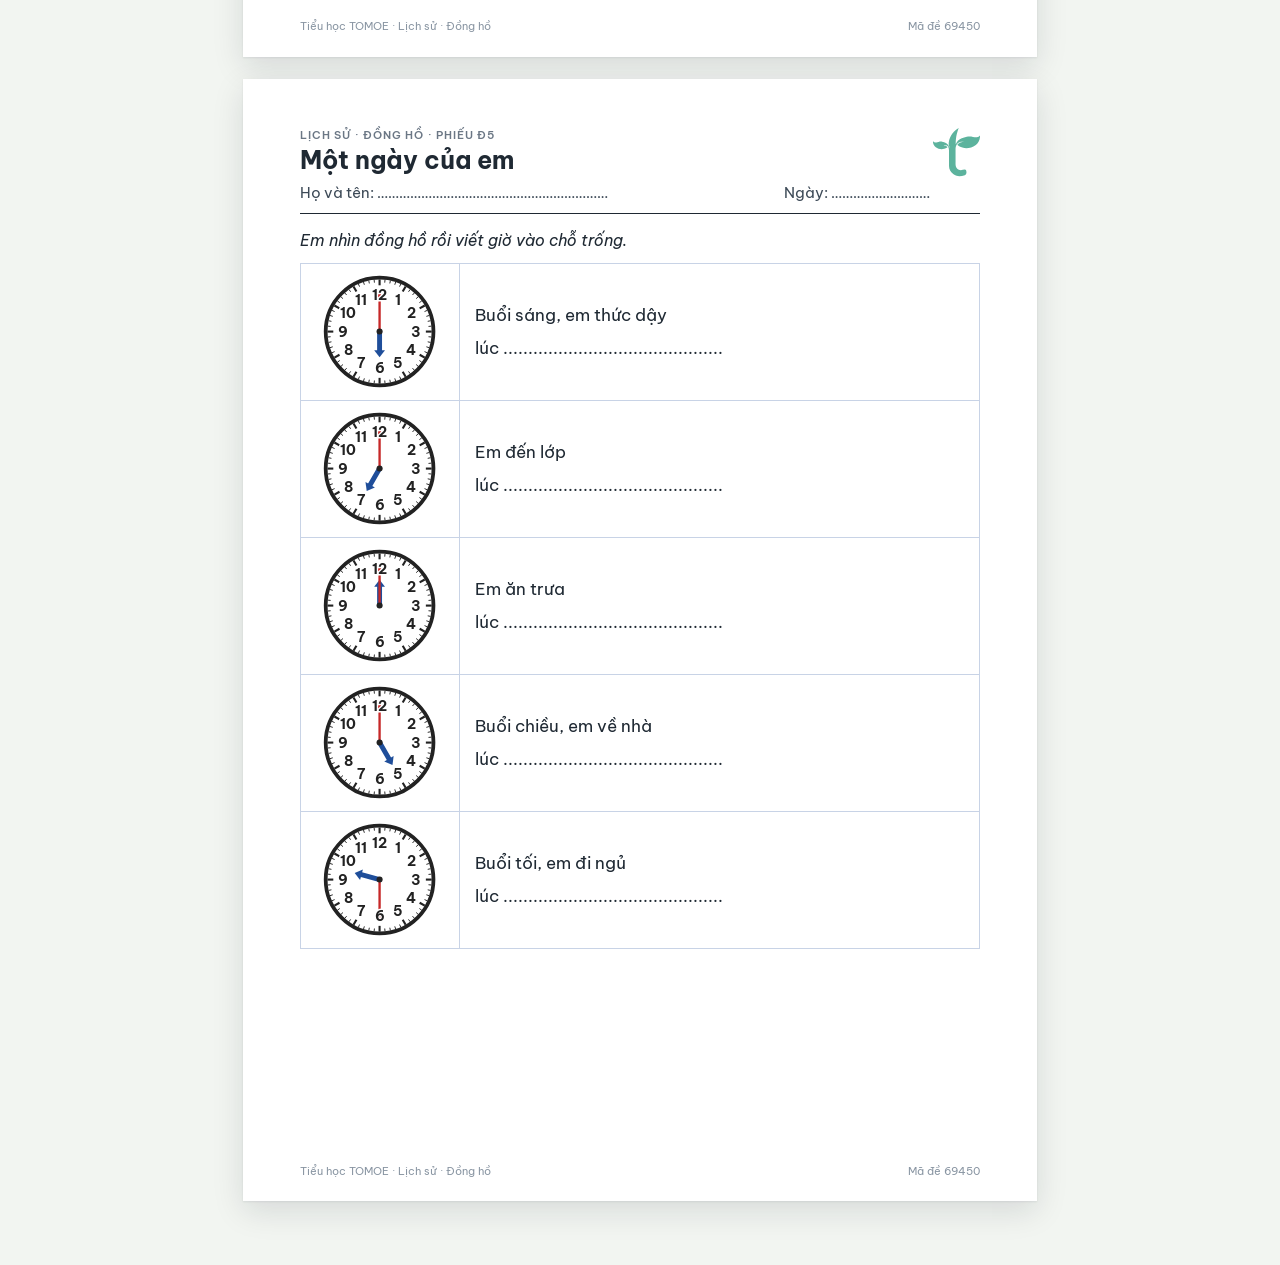
<file: phieu-xem-dong-ho/index.html>
<!DOCTYPE html>
<html lang="vi">
<head>
<meta charset="utf-8">
<meta name="viewport" content="width=device-width,initial-scale=1">
<title>Phiếu xem đồng hồ</title>
<link rel="icon" href="../assets/logo-tomoe-t.svg" type="image/svg+xml">
<link rel="preconnect" href="https://fonts.googleapis.com">
<link rel="preconnect" href="https://fonts.gstatic.com" crossorigin>
<link rel="stylesheet" href="https://fonts.googleapis.com/css2?family=Be+Vietnam+Pro:wght@400;600;700&display=swap">
<link rel="stylesheet" href="../assets/worksheet.css">
<style>
.dh-ex{display:flex;align-items:center;gap:7mm;border:.5mm solid #1f4e9a;background:#eef3fb;border-radius:1.5mm;padding:3.5mm 6mm;margin:0 0 6mm}
.dh-ex figure{margin:0;text-align:center;font-weight:700;font-size:11pt}
.dh-ex svg{width:30mm;height:30mm;display:block;background:#fff;border-radius:50%}
.dh-ex p{margin:0 0 1.5mm;font-size:13pt;line-height:1.45}
.kn{color:#1f4e9a;font-weight:700}.kd{color:#c62828;font-weight:700}
.dh-grid{display:grid;border-top:.3mm solid #c8d3e6;border-left:.3mm solid #c8d3e6}
.dh-grid>div{border-right:.3mm solid #c8d3e6;border-bottom:.3mm solid #c8d3e6;display:flex;flex-direction:column;align-items:center;padding:4mm 2mm 3.5mm;font-size:13pt}
.dh-grid.c3{grid-template-columns:repeat(3,1fr)}
.dh-grid.c3 svg{width:42mm;height:42mm;margin-bottom:2.5mm}
.dh-grid.c2{grid-template-columns:repeat(2,1fr)}
.dh-grid.c2 svg{width:56mm;height:56mm;margin-top:2mm}
.dh-grid .lbl{font-weight:700;color:#1f4e9a;font-size:14pt}
.dh-day{display:grid;grid-template-columns:42mm 1fr;border-top:.3mm solid #c8d3e6;border-left:.3mm solid #c8d3e6}
.dh-day>div{border-right:.3mm solid #c8d3e6;border-bottom:.3mm solid #c8d3e6;padding:2.5mm 4mm;display:flex;align-items:center;font-size:13pt;line-height:1.9}
.dh-day>div:nth-child(odd){justify-content:center}
.dh-day svg{width:31mm;height:31mm}
.dh-key p{margin:0 0 2.5mm;font-size:11.5pt}
</style>
</head>
<body>
<script src="../assets/worksheet.js"></script>
<script>
(function () {
  'use strict';
  var DAY = [
    ['Buổi sáng, em thức dậy', [[5, 30], [6, 0], [6, 30]]],
    ['Em đến lớp', [[7, 0], [7, 30], [8, 0]]],
    ['Em ăn trưa', [[11, 0], [11, 30], [12, 0]]],
    ['Buổi chiều, em về nhà', [[4, 0], [4, 30], [5, 0]]],
    ['Buổi tối, em đi ngủ', [[8, 30], [9, 0], [9, 30]]]
  ];

  // analog clock face; hands omitted when h == null (children draw them)
  function clock(h, m) {
    var o = '<circle r="46" fill="#fff" stroke="#222" stroke-width="3.2"/>';
    for (var i = 0; i < 60; i++) {
      var a = i * Math.PI / 30, big = i % 5 === 0, r1 = big ? 39.5 : 42;
      o += '<line x1="' + (r1 * Math.sin(a)).toFixed(2) + '" y1="' + (-r1 * Math.cos(a)).toFixed(2) + '" x2="' + (44.5 * Math.sin(a)).toFixed(2) + '" y2="' + (-44.5 * Math.cos(a)).toFixed(2) + '" stroke="#222" stroke-width="' + (big ? 1.8 : .8) + '"/>';
    }
    if (h != null) {
      o += hand((h % 12 + m / 60) * 30, 22, 4.2, '#1f4e9a') + hand(m * 6, 35, 2, '#c62828');
    }
    // numbers go on top of the hands with a white halo so 12, 3, 6, 9 stay readable
    for (var n = 1; n <= 12; n++) {
      var b = n * Math.PI / 6;
      o += '<text x="' + (31 * Math.sin(b)).toFixed(2) + '" y="' + (-31 * Math.cos(b)).toFixed(2) + '" font-size="12" font-weight="700" text-anchor="middle" dominant-baseline="central" fill="#222" stroke="#fff" stroke-width="2.4" paint-order="stroke">' + n + '</text>';
    }
    o += '<circle r="2.6" fill="#222"/>';
    return '<svg viewBox="-50 -50 100 100" role="img" aria-label="' + (h == null ? 'Mặt đồng hồ chưa có kim' : h + ' giờ ' + m + ' phút') + '">' + o + '</svg>';
  }
  function hand(deg, len, w, col) {
    var a = deg * Math.PI / 180, sx = Math.sin(a), cy = -Math.cos(a), px = -cy, py = sx;
    var bx = (len - 6) * sx, by = (len - 6) * cy;
    return '<line x1="0" y1="0" x2="' + bx.toFixed(2) + '" y2="' + by.toFixed(2) + '" stroke="' + col + '" stroke-width="' + w + '" stroke-linecap="round"/>' +
      '<path d="M' + (len * sx).toFixed(2) + ' ' + (len * cy).toFixed(2) + 'L' + (bx + px * w * 1.1).toFixed(2) + ' ' + (by + py * w * 1.1).toFixed(2) + 'L' + (bx - px * w * 1.1).toFixed(2) + ' ' + (by - py * w * 1.1).toFixed(2) + 'Z" fill="' + col + '"/>';
  }
  function say(h, m) {
    if (m === 0) return h + ' giờ';
    if (m === 30) return h + ' giờ rưỡi';
    return h + ' giờ ' + m + ' phút' + (m >= 35 ? ' (' + (h % 12 + 1) + ' giờ kém ' + (60 - m) + ')' : '');
  }

  Worksheet({
    title: 'Phiếu xem đồng hồ',
    kicker: 'Lịch sử · Đồng hồ',
    intro: 'Năm phiếu như bản gốc: đọc giờ đúng, đọc giờ rưỡi, vẽ kim giờ đúng, vẽ kim giờ rưỡi, và một ngày của em. Chọn “Thêm 15 và 45 phút” hoặc “Thêm phút chẵn 5” để có thêm phiếu Đ6. Bấm “Xáo đề” để đổi giờ trên mọi đồng hồ.',
    options: [
      { key: 'k', label: 'Mức', items: [['0', 'Giờ đúng, giờ rưỡi'], ['15', 'Thêm 15 và 45 phút'], ['5', 'Thêm phút chẵn 5']], def: '0' }
    ],
    build: function (st, rng, ws) {
      var K = 'Lịch sử · Đồng hồ', pages = [], key = [];
      var hours = function (n) { return rng.shuffle([1, 2, 3, 4, 5, 6, 7, 8, 9, 10, 11, 12]).slice(0, n); };

      // Đ1, Đ2 — read the clock
      [[0, 'Giờ đúng', 'Đ1'], [30, 'Giờ rưỡi', 'Đ2']].forEach(function (cfg) {
        var m = cfg[0], hs = hours(7), ex = hs.pop();
        var exText = m === 0
          ? '<p><span class="kn">Kim ngắn</span> chỉ giờ. <span class="kd">Kim dài</span> chỉ phút.</p><p>Kim dài chỉ số 12 là giờ đúng. Kim ngắn chỉ số nào thì là mấy giờ.</p>'
          : '<p><span class="kd">Kim dài</span> chỉ số 6 là giờ rưỡi (30 phút).</p><p><span class="kn">Kim ngắn</span> nằm giữa hai số: em đọc số nhỏ hơn.</p>';
        pages.push({ html: ws.head(K + ' · Phiếu ' + cfg[2], cfg[1]) +
          '<div class="dh-ex"><figure>' + clock(ex, m) + say(ex, m) + '</figure><div>' + exText + '</div></div>' +
          '<p class="ws-task" style="font-style:italic;font-weight:400">Đồng hồ chỉ mấy giờ? Em viết vào chỗ trống.</p><div class="dh-grid c3">' +
          hs.map(function (h) { return '<div>' + clock(h, m) + '<span>' + (m ? '...... giờ rưỡi' : '......... giờ') + '</span></div>'; }).join('') + '</div>' });
        key.push('<p><b>' + cfg[2] + '</b> ' + hs.map(function (h) { return say(h, m); }).join(' · ') + '</p>');
      });

      // Đ3, Đ4 — draw the hands
      [[0, 'Em vẽ kim – giờ đúng', 'Đ3', 'Vẽ kim dài chỉ số 12 và kim ngắn chỉ số giờ. Kim ngắn phải ngắn hơn kim dài.'],
       [30, 'Em vẽ kim – giờ rưỡi', 'Đ4', 'Vẽ kim dài chỉ số 6 và kim ngắn nằm giữa hai số.']].forEach(function (cfg) {
        var m = cfg[0], hs = hours(4);
        pages.push({ html: ws.head(K + ' · Phiếu ' + cfg[2], cfg[1]) + '<p class="ws-task" style="font-style:italic;font-weight:400">' + cfg[3] + '</p><div class="dh-grid c2">' +
          hs.map(function (h) { return '<div><span class="lbl">' + say(h, m) + '</span>' + clock(null) + '</div>'; }).join('') + '</div>' });
        key.push('<p><b>' + cfg[2] + '</b> ' + (m ? 'Kim dài chỉ số 6; kim ngắn nằm giữa ' + hs.map(function (h) { return h + ' và ' + (h % 12 + 1); }).join(', ')
                                                  : 'Kim dài chỉ số 12; kim ngắn chỉ số ' + hs.join(', ')) + '.</p>');
      });

      // Đ5 — một ngày của em
      var times = DAY.map(function (d) { return rng.pick(d[1]); });
      pages.push({ html: ws.head(K + ' · Phiếu Đ5', 'Một ngày của em') + '<p class="ws-task" style="font-style:italic;font-weight:400">Em nhìn đồng hồ rồi viết giờ vào chỗ trống.</p><div class="dh-day">' +
        DAY.map(function (d, i) { return '<div>' + clock(times[i][0], times[i][1]) + '</div><div>' + d[0] + '<br>lúc ............................................</div>'; }).join('') + '</div>' });
      key.push('<p><b>Đ5</b> ' + times.map(function (t) { return say(t[0], t[1]); }).join(' · ') + '</p>');

      // Đ6 — quarter hours or five-minute steps
      if (st.k !== '0') {
        var mins = st.k === '15' ? [15, 45] : [5, 10, 15, 20, 25, 35, 40, 45, 50, 55];
        var q = hours(6).map(function (h) { return [h, rng.pick(mins)]; });
        pages.push({ html: ws.head(K + ' · Phiếu Đ6', st.k === '15' ? 'Giờ 15 phút, giờ 45 phút' : 'Đọc giờ và phút') +
          '<div class="dh-ex"><figure>' + clock(2, 15) + '2 giờ 15 phút</figure><div><p><span class="kd">Kim dài</span> chỉ số nào thì đếm số đó × 5 phút (số 3 là 15 phút, số 9 là 45 phút).</p><p><span class="kn">Kim ngắn</span> đã qua số nào thì đọc số giờ đó.</p></div></div>' +
          '<p class="ws-task" style="font-style:italic;font-weight:400">Đồng hồ chỉ mấy giờ? Em viết vào chỗ trống.</p><div class="dh-grid c3">' +
          q.map(function (t) { return '<div>' + clock(t[0], t[1]) + '<span>...... giờ ...... phút</span></div>'; }).join('') + '</div>' });
        key.push('<p><b>Đ6</b> ' + q.map(function (t) { return say(t[0], t[1]); }).join(' · ') + '</p>');
      }

      pages.push({ answer: true, html: ws.answerHead(K, 'Đáp án – Phiếu xem đồng hồ') + '<div class="dh-key">' + key.join('') +
        '<p style="color:#5f6b76;font-style:italic">Gợi ý: trước khi làm phiếu, cho trẻ xoay kim trên đồng hồ giáo cụ. Lỗi hay gặp ở giờ rưỡi là đọc theo số lớn hơn (ví dụ đọc 3 giờ rưỡi thành 4 giờ rưỡi).</p></div>' });
      return pages;
    }
  });
})();
</script>
<script src="../assets/back.js"></script>
</body>
</html>
</file>
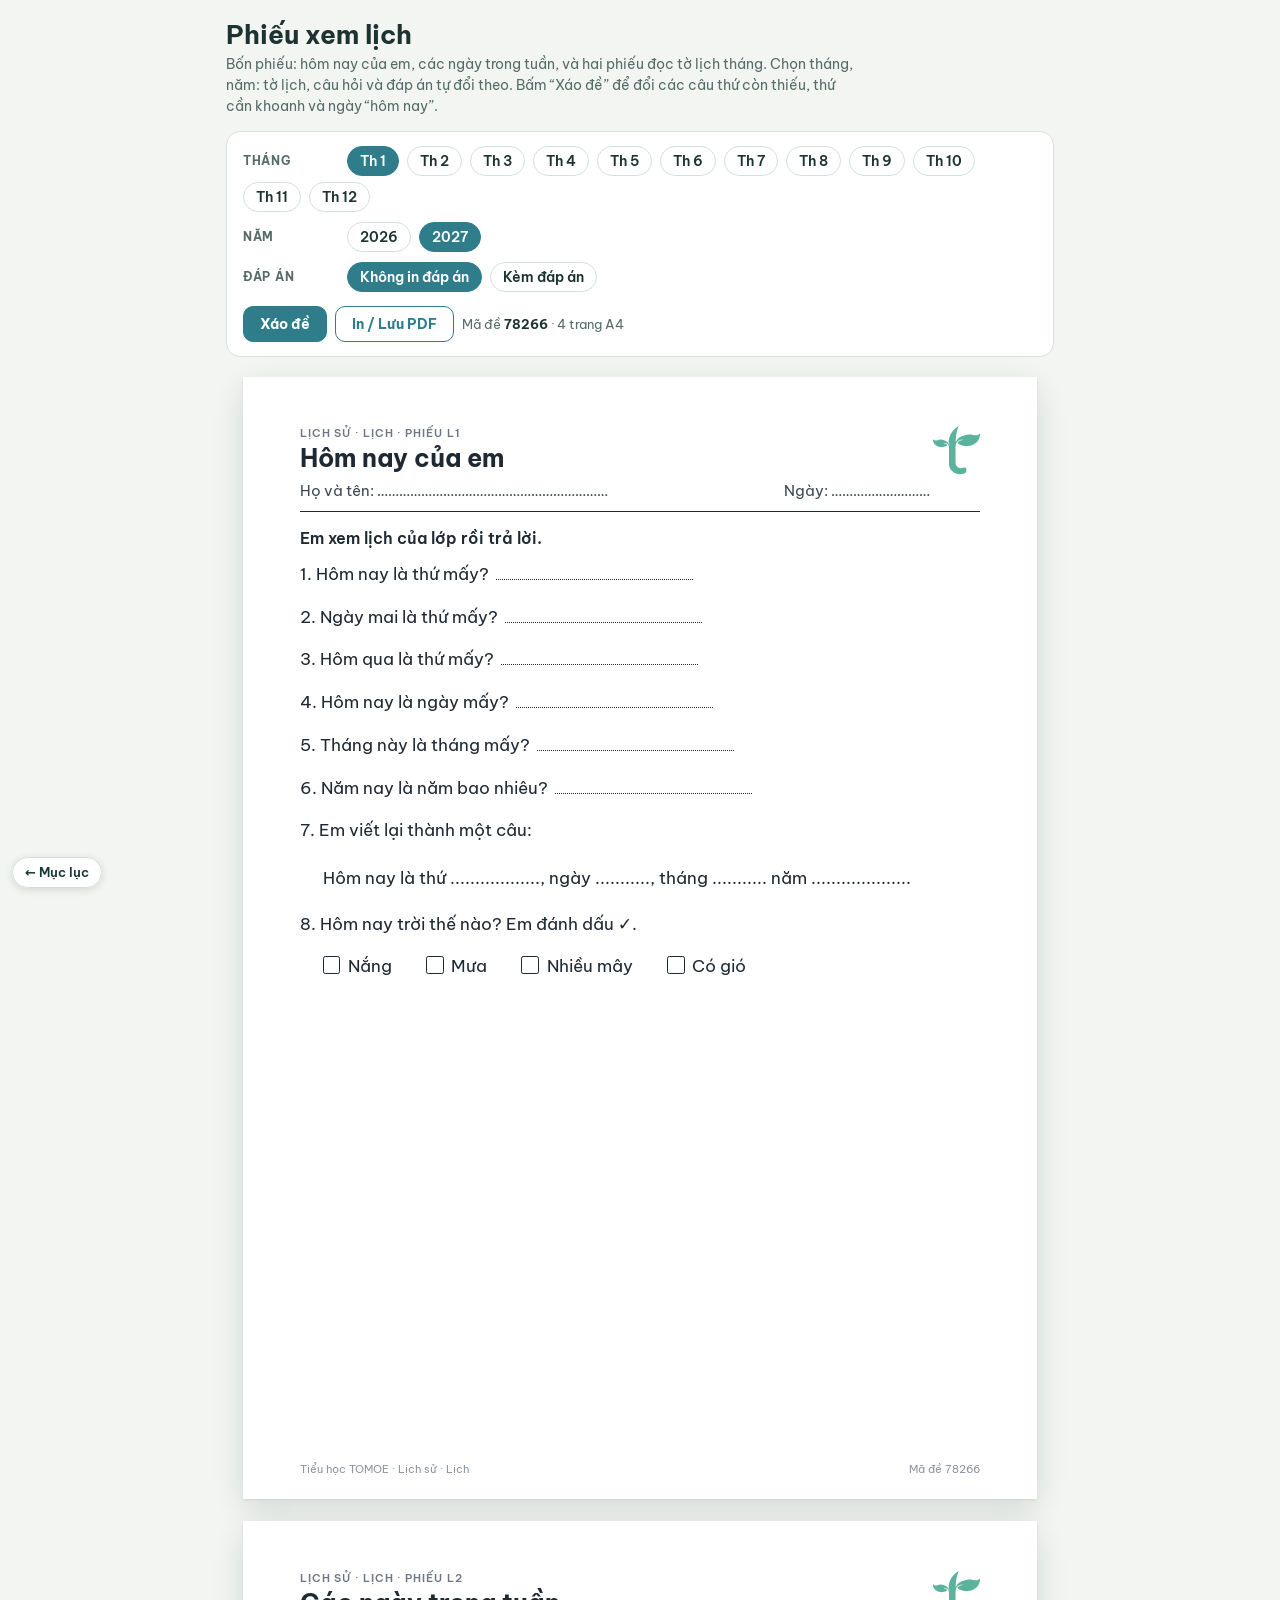
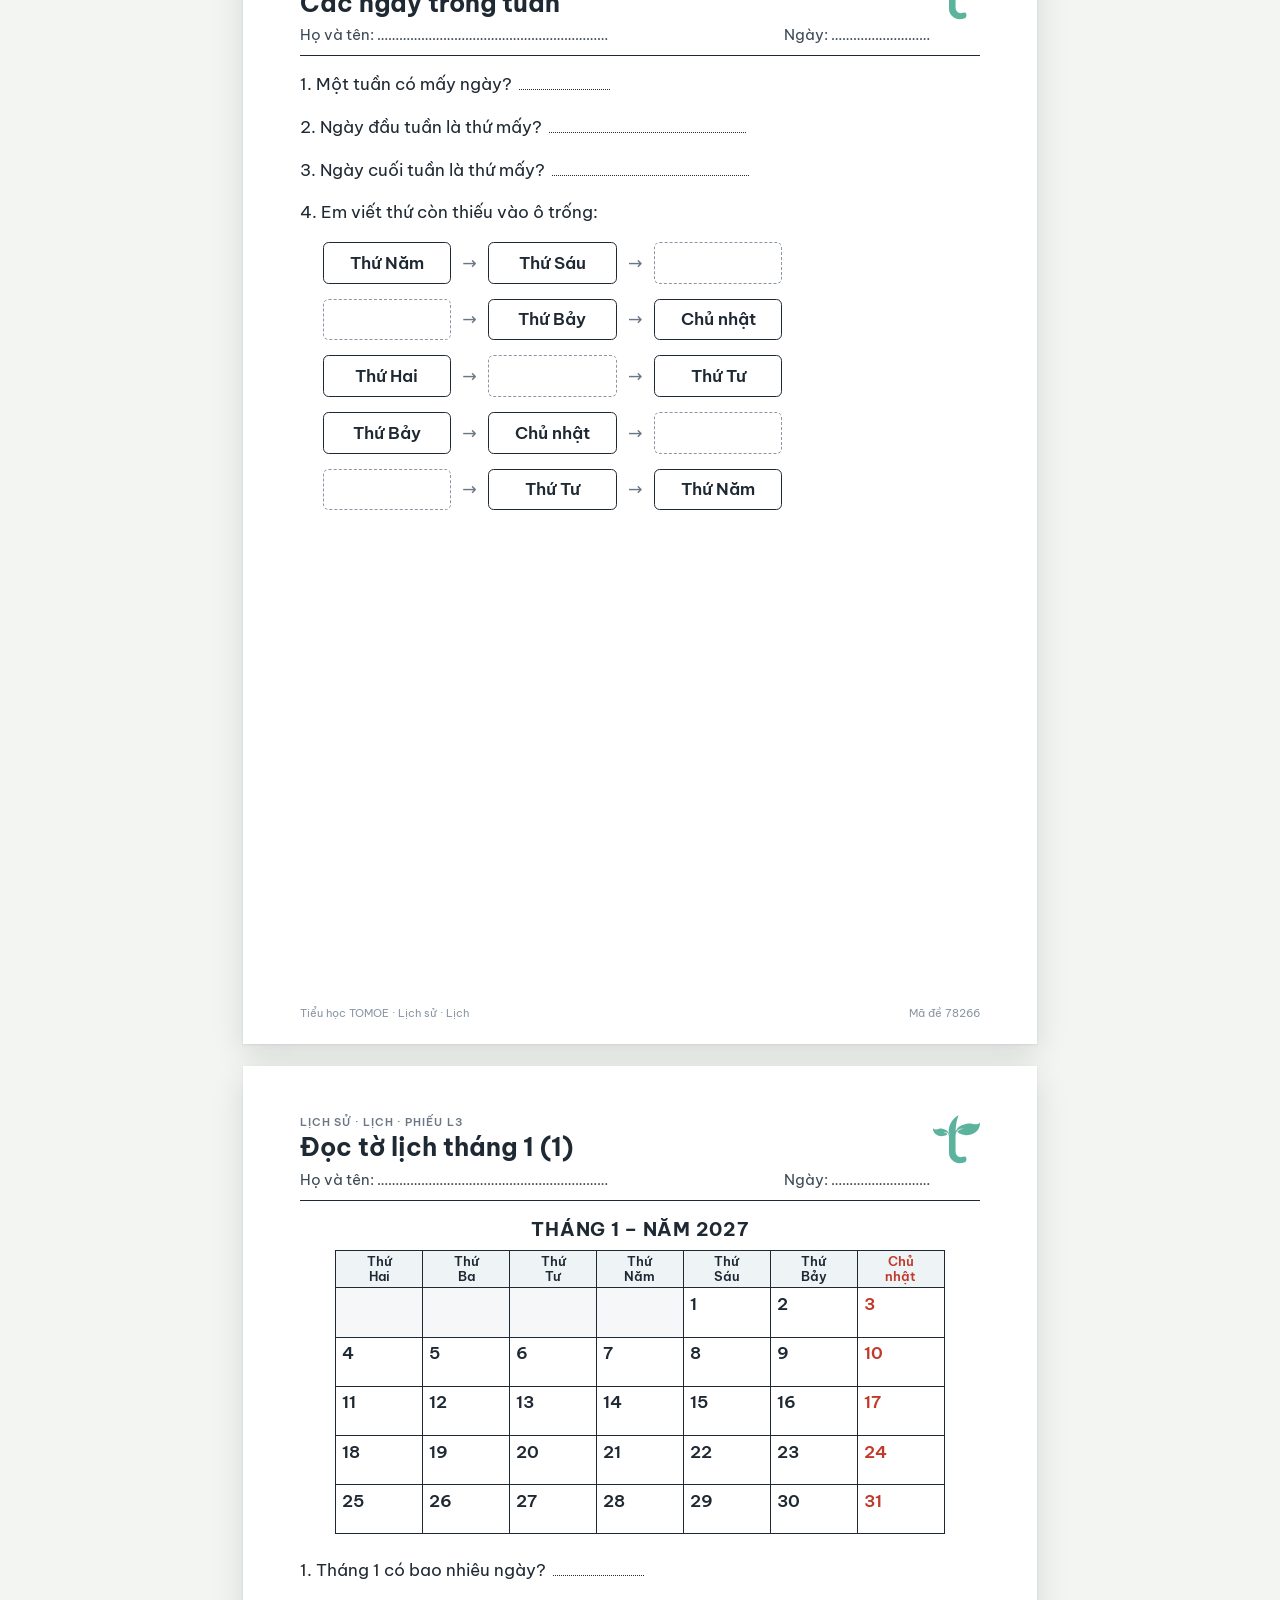
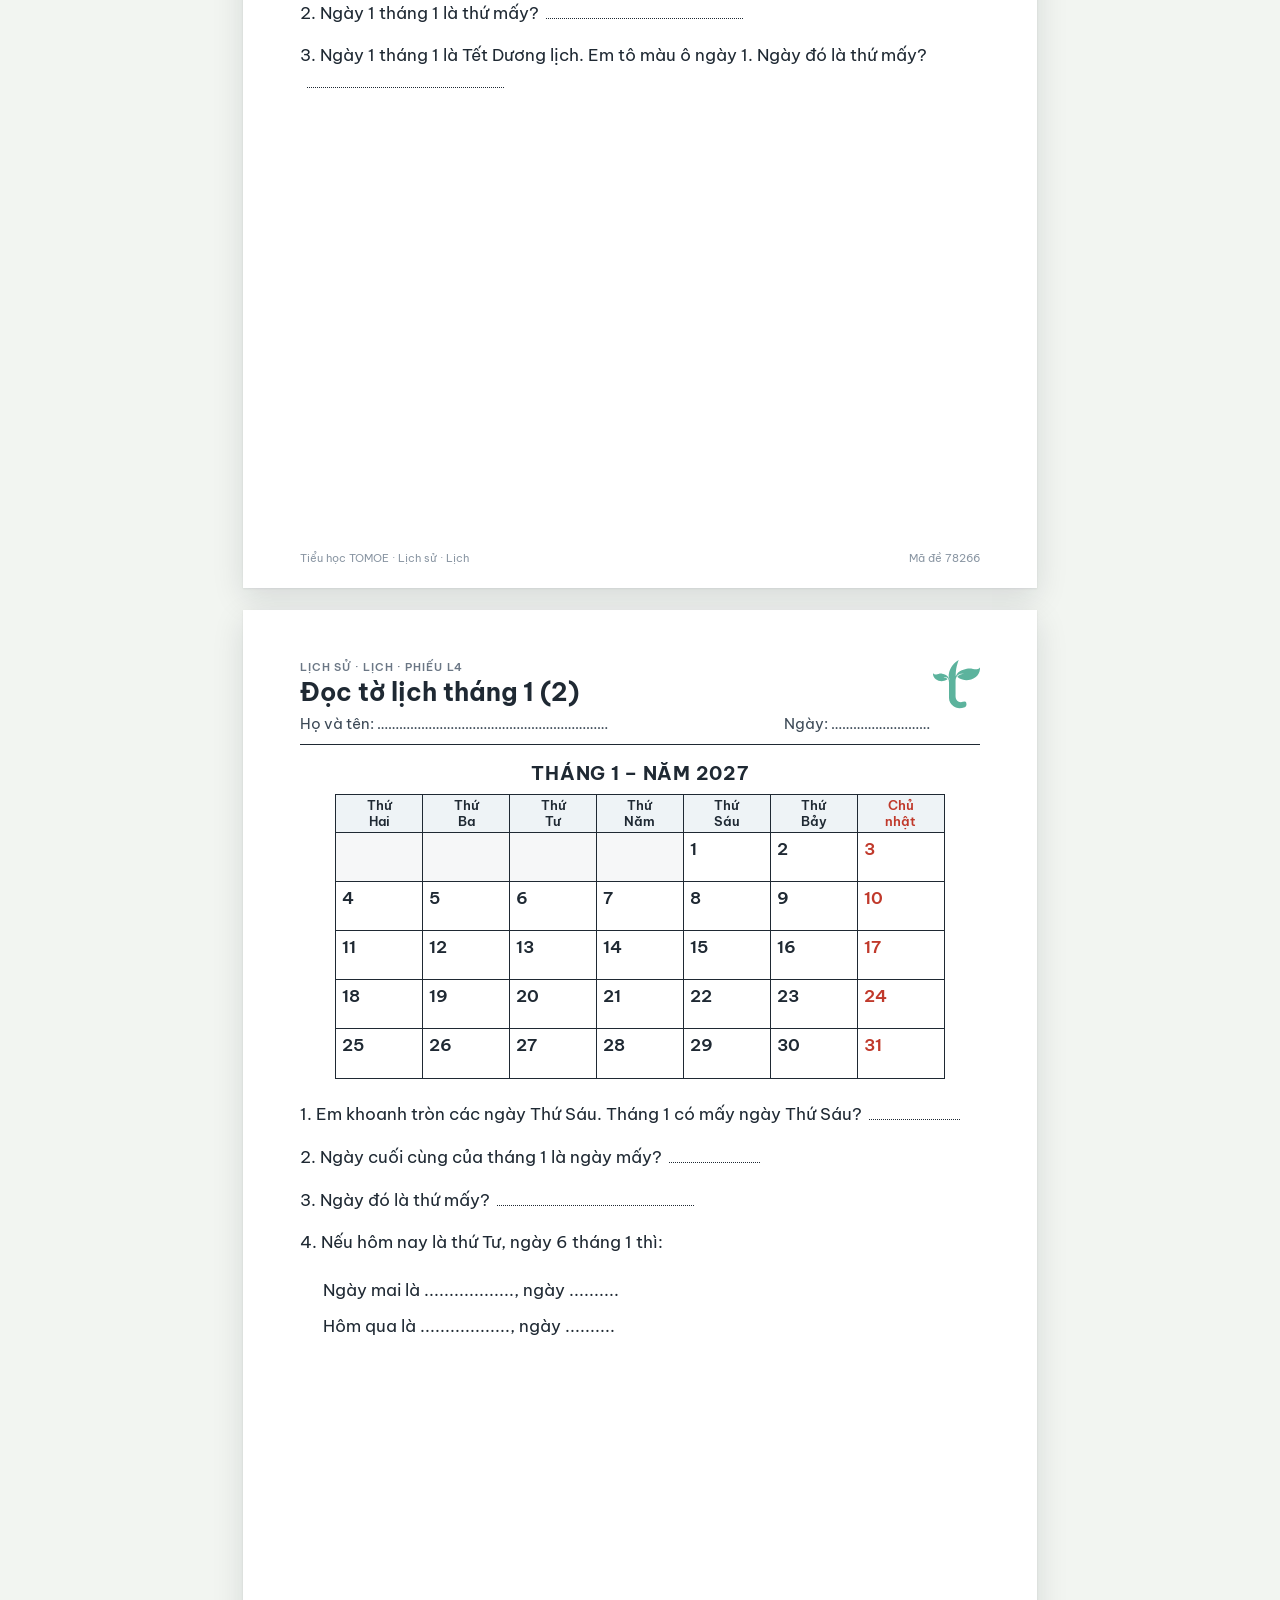
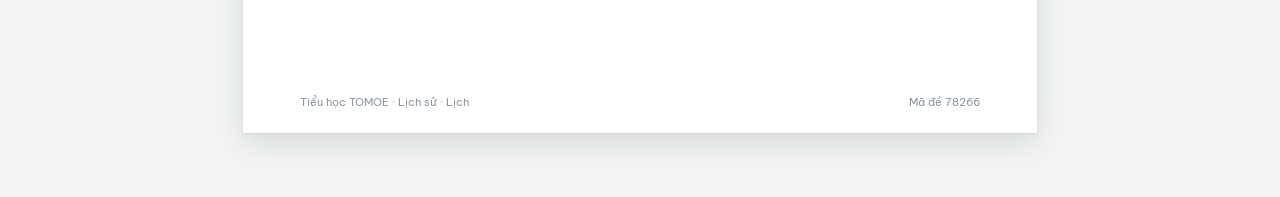
<file: phieu-xem-lich/index.html>
<!DOCTYPE html>
<html lang="vi">
<head>
<meta charset="utf-8">
<meta name="viewport" content="width=device-width,initial-scale=1">
<title>Phiếu xem lịch</title>
<link rel="icon" href="../assets/logo-tomoe-t.svg" type="image/svg+xml">
<link rel="preconnect" href="https://fonts.googleapis.com">
<link rel="preconnect" href="https://fonts.gstatic.com" crossorigin>
<link rel="stylesheet" href="https://fonts.googleapis.com/css2?family=Be+Vietnam+Pro:wght@400;600;700&display=swap">
<link rel="stylesheet" href="../assets/worksheet.css">
<style>
.lc-q{margin:0 0 4.2mm;font-size:13pt;line-height:1.5}
.lc-q .ln{display:inline-block;min-width:52mm;border-bottom:.3mm dotted #1f2933;height:1.1em;vertical-align:baseline;margin-left:2mm}
.lc-q .ln.s{min-width:24mm}
.lc-sent{font-size:13pt;line-height:2.1;margin:0 0 4.2mm 6mm}
.lc-weather{display:flex;gap:9mm;margin:1.5mm 0 0 6mm;font-size:13pt}
.lc-weather span::before{content:"";display:inline-block;width:4.2mm;height:4.2mm;border:.35mm solid #1f2933;border-radius:.6mm;margin-right:2mm;vertical-align:-.6mm}
.lc-seq{display:grid;gap:4mm;margin:2mm 0 0 6mm}
.lc-seq div{display:flex;align-items:center;gap:3mm;font-size:13pt}
.lc-seq .box{width:34mm;height:11mm;border:.35mm solid #1f2933;border-radius:1.5mm;display:flex;align-items:center;justify-content:center;font-weight:600}
.lc-seq .box.blank{border-style:dashed;border-color:#8a96a3}
.lc-seq .arr{color:#6b7785}
.lc-cal{border-collapse:collapse;margin:1mm auto 6mm;font-variant-numeric:tabular-nums}
.lc-cal caption{font-weight:700;font-size:14pt;padding:0 0 2mm;letter-spacing:.04em}
.lc-cal th{width:23mm;height:10mm;border:.3mm solid #1f2933;background:#eef3f6;font-size:10pt;line-height:1.15;font-weight:600}
.lc-cal th.sun{color:#c0392b}
.lc-cal td{height:13mm;border:.3mm solid #1f2933;text-align:left;vertical-align:top;padding:1mm 1.6mm;font-size:13pt;font-weight:600}
.lc-cal td.sun{color:#c0392b}
.lc-cal td.out{background:#f6f7f8}
.lc-key p{margin:0 0 2mm;font-size:11pt}
.lc-key b{display:inline-block;min-width:9mm}
</style>
</head>
<body>
<script src="../assets/worksheet.js"></script>
<script>
(function () {
  'use strict';
  var WD = ['Chủ nhật', 'Thứ Hai', 'Thứ Ba', 'Thứ Tư', 'Thứ Năm', 'Thứ Sáu', 'Thứ Bảy'];   // index = Date.getDay()
  var WEEK = [1, 2, 3, 4, 5, 6, 0];                                                    // Monday-first order
  var DAYS = { 1: [1, 'Tết Dương lịch'], 2: [27, 'Ngày Thầy thuốc Việt Nam'], 3: [8, 'Ngày Quốc tế Phụ nữ'], 4: [30, 'Ngày Giải phóng miền Nam'],
    5: [1, 'Ngày Quốc tế Lao động'], 6: [1, 'Ngày Quốc tế Thiếu nhi'], 7: [27, 'Ngày Thương binh – Liệt sĩ'], 8: [19, 'Ngày Cách mạng tháng Tám'],
    9: [2, 'Ngày Quốc khánh'], 10: [20, 'Ngày Phụ nữ Việt Nam'], 11: [20, 'Ngày Nhà giáo Việt Nam'], 12: [22, 'Ngày Quân đội nhân dân Việt Nam'] };

  var now = new Date();
  var nextMonth = now.getMonth() + 2 > 12 ? 1 : now.getMonth() + 2;
  var years = [now.getFullYear(), now.getFullYear() + 1].map(String);

  function wdOf(y, m, d) { return new Date(y, m - 1, d).getDay(); }
  function lower(s) { return s.charAt(0).toLowerCase() + s.slice(1); }
  function ln(s) { return '<span class="ln' + (s ? ' s' : '') + '"></span>'; }

  function calendar(y, m) {
    var last = new Date(y, m, 0).getDate(), first = (wdOf(y, m, 1) + 6) % 7;   // 0 = Monday
    var html = '<table class="lc-cal"><caption>THÁNG ' + m + ' – NĂM ' + y + '</caption><tr>' +
      WEEK.map(function (w) { return '<th' + (w === 0 ? ' class="sun"' : '') + '>' + WD[w].replace(' ', '<br>') + '</th>'; }).join('') + '</tr>';
    var cells = first + last, rows = Math.ceil(cells / 7);
    for (var r = 0; r < rows; r++) {
      html += '<tr>';
      for (var c = 0; c < 7; c++) {
        var d = r * 7 + c - first + 1, cls = [];
        if (c === 6) cls.push('sun');
        if (d < 1 || d > last) { cls.push('out'); d = ''; }
        html += '<td' + (cls.length ? ' class="' + cls.join(' ') + '"' : '') + '>' + d + '</td>';
      }
      html += '</tr>';
    }
    return html + '</table>';
  }

  Worksheet({
    title: 'Phiếu xem lịch',
    kicker: 'Lịch sử · Lịch',
    intro: 'Bốn phiếu: hôm nay của em, các ngày trong tuần, và hai phiếu đọc tờ lịch tháng. Chọn tháng, năm: tờ lịch, câu hỏi và đáp án tự đổi theo. Bấm “Xáo đề” để đổi các câu thứ còn thiếu, thứ cần khoanh và ngày “hôm nay”.',
    options: [
      { key: 'm', label: 'Tháng', items: [1, 2, 3, 4, 5, 6, 7, 8, 9, 10, 11, 12].map(function (m) { return [String(m), 'Th ' + m]; }), def: String(nextMonth) },
      { key: 'y', label: 'Năm', items: years.map(function (y) { return [y, y]; }), def: years[nextMonth === 1 ? 1 : 0] }
    ],
    build: function (st, rng, ws) {
      var y = +st.y, m = +st.m, last = new Date(y, m, 0).getDate(), K = 'Lịch sử · Lịch', pages = [];

      // L1 — hôm nay của em
      pages.push({ html: ws.head(K + ' · Phiếu L1', 'Hôm nay của em') + '<p class="ws-task">Em xem lịch của lớp rồi trả lời.</p>' +
        ['Hôm nay là thứ mấy?', 'Ngày mai là thứ mấy?', 'Hôm qua là thứ mấy?', 'Hôm nay là ngày mấy?', 'Tháng này là tháng mấy?', 'Năm nay là năm bao nhiêu?']
          .map(function (q, i) { return '<p class="lc-q">' + (i + 1) + '. ' + q + ln() + '</p>'; }).join('') +
        '<p class="lc-q">7. Em viết lại thành một câu:</p><p class="lc-sent">Hôm nay là thứ .................., ngày ..........., tháng ........... năm ....................</p>' +
        '<p class="lc-q">8. Hôm nay trời thế nào? Em đánh dấu ✓.</p><div class="lc-weather"><span>Nắng</span><span>Mưa</span><span>Nhiều mây</span><span>Có gió</span></div>' });

      // L2 — các ngày trong tuần: 5 sequences of three days, one blank
      var starts = rng.shuffle([0, 1, 2, 3, 4, 5, 6]).slice(0, 5), seqAns = [];
      var seqs = starts.map(function (s) {
        var trio = [WEEK[s], WEEK[(s + 1) % 7], WEEK[(s + 2) % 7]], gap = rng.int(0, 2);
        seqAns.push(WD[trio[gap]]);
        return '<div>' + trio.map(function (w, i) { return i === gap ? '<span class="box blank"></span>' : '<span class="box">' + WD[w] + '</span>'; }).join('<span class="arr">→</span>') + '</div>';
      });
      pages.push({ html: ws.head(K + ' · Phiếu L2', 'Các ngày trong tuần') +
        '<p class="lc-q">1. Một tuần có mấy ngày?' + ln(1) + '</p><p class="lc-q">2. Ngày đầu tuần là thứ mấy?' + ln() + '</p>' +
        '<p class="lc-q">3. Ngày cuối tuần là thứ mấy?' + ln() + '</p><p class="lc-q">4. Em viết thứ còn thiếu vào ô trống:</p><div class="lc-seq">' + seqs.join('') + '</div>' });

      // L3 — đọc tờ lịch (1)
      var hol = DAYS[m];
      pages.push({ html: ws.head(K + ' · Phiếu L3', 'Đọc tờ lịch tháng ' + m + ' (1)') + calendar(y, m) +
        '<p class="lc-q">1. Tháng ' + m + ' có bao nhiêu ngày?' + ln(1) + '</p>' +
        '<p class="lc-q">2. Ngày 1 tháng ' + m + ' là thứ mấy?' + ln() + '</p>' +
        '<p class="lc-q">3. Ngày ' + hol[0] + ' tháng ' + m + ' là ' + hol[1] + '. Em tô màu ô ngày ' + hol[0] + '. Ngày đó là thứ mấy?' + ln() + '</p>' });

      // L4 — đọc tờ lịch (2): circle one weekday, last day, today/tomorrow/yesterday
      var circ = rng.pick([0, 0, 6, 1, 3, 5]), circDays = [];
      for (var d = 1; d <= last; d++) if (wdOf(y, m, d) === circ) circDays.push(d);
      var today = rng.int(2, last - 1), tw = wdOf(y, m, today);
      pages.push({ html: ws.head(K + ' · Phiếu L4', 'Đọc tờ lịch tháng ' + m + ' (2)') + calendar(y, m) +
        '<p class="lc-q">1. Em khoanh tròn các ngày ' + WD[circ] + '. Tháng ' + m + ' có mấy ngày ' + WD[circ] + '?' + ln(1) + '</p>' +
        '<p class="lc-q">2. Ngày cuối cùng của tháng ' + m + ' là ngày mấy?' + ln(1) + '</p>' +
        '<p class="lc-q">3. Ngày đó là thứ mấy?' + ln() + '</p>' +
        '<p class="lc-q">4. Nếu hôm nay là ' + lower(WD[tw]) + ', ngày ' + today + ' tháng ' + m + ' thì:</p>' +
        '<p class="lc-sent">Ngày mai là .................., ngày ..........<br>Hôm qua là .................., ngày ..........</p>' });

      pages.push({ answer: true, html: ws.answerHead(K, 'Đáp án – Phiếu xem lịch (tháng ' + m + '/' + y + ')') + '<div class="lc-key">' +
        '<div class="ws-keytitle">L1</div><p>Trả lời theo ngày thực tế, cô đối chiếu lịch của lớp. Lưu ý: sau Thứ Bảy là Chủ nhật, sau Chủ nhật là Thứ Hai.</p>' +
        '<div class="ws-keytitle">L2</div><p>1. 7 ngày · 2. Thứ Hai · 3. Chủ nhật (theo lịch Việt Nam) · 4. ' + seqAns.join(' · ') + '</p>' +
        '<div class="ws-keytitle">L3</div><p>1. ' + last + ' ngày · 2. ' + WD[wdOf(y, m, 1)] + ' · 3. ' + WD[wdOf(y, m, hol[0])] + '</p>' +
        '<div class="ws-keytitle">L4</div><p>1. ' + circDays.length + ' ngày (' + circDays.join(', ') + ') · 2. Ngày ' + last + ' · 3. ' + WD[wdOf(y, m, last)] +
        ' · 4. Ngày mai: ' + WD[(tw + 1) % 7] + ', ngày ' + (today + 1) + '; hôm qua: ' + WD[(tw + 6) % 7] + ', ngày ' + (today - 1) + '</p></div>' });
      return pages;
    }
  });
})();
</script>
<script src="../assets/back.js"></script>
</body>
</html>
</file>
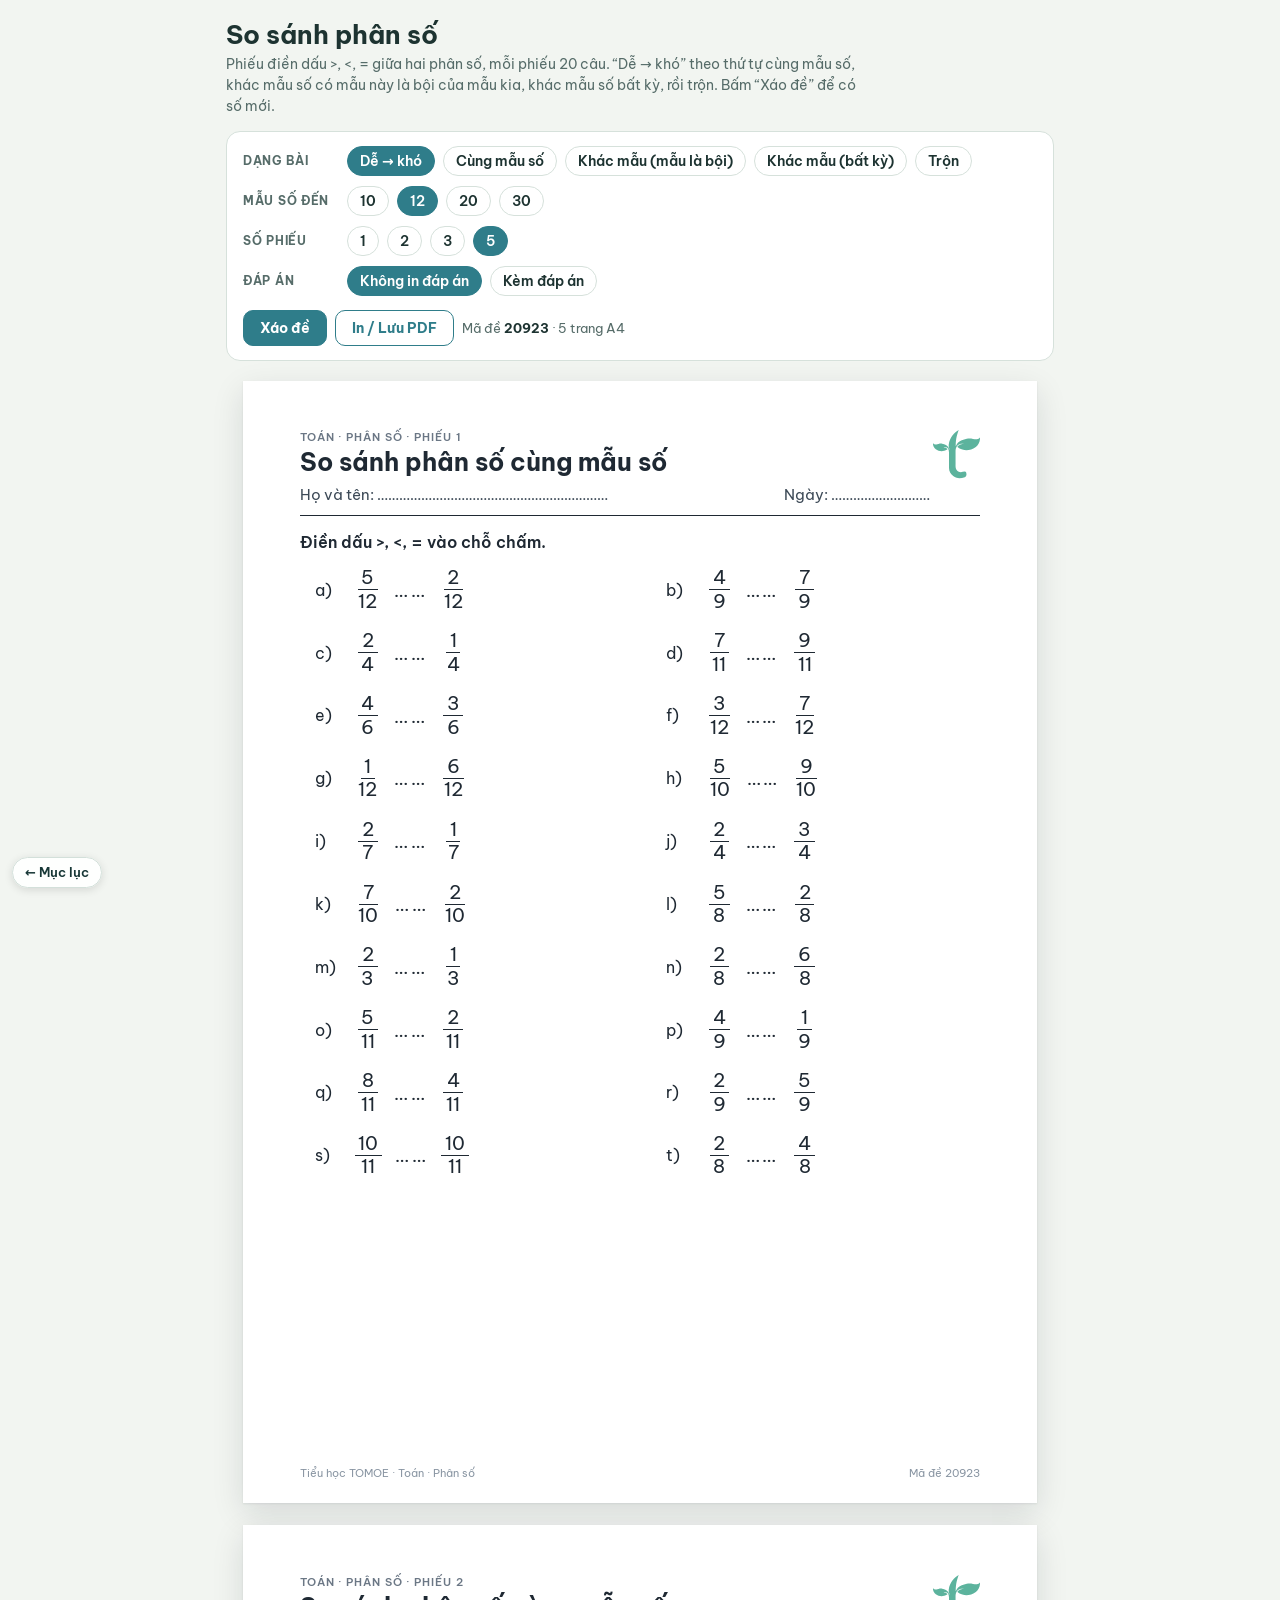
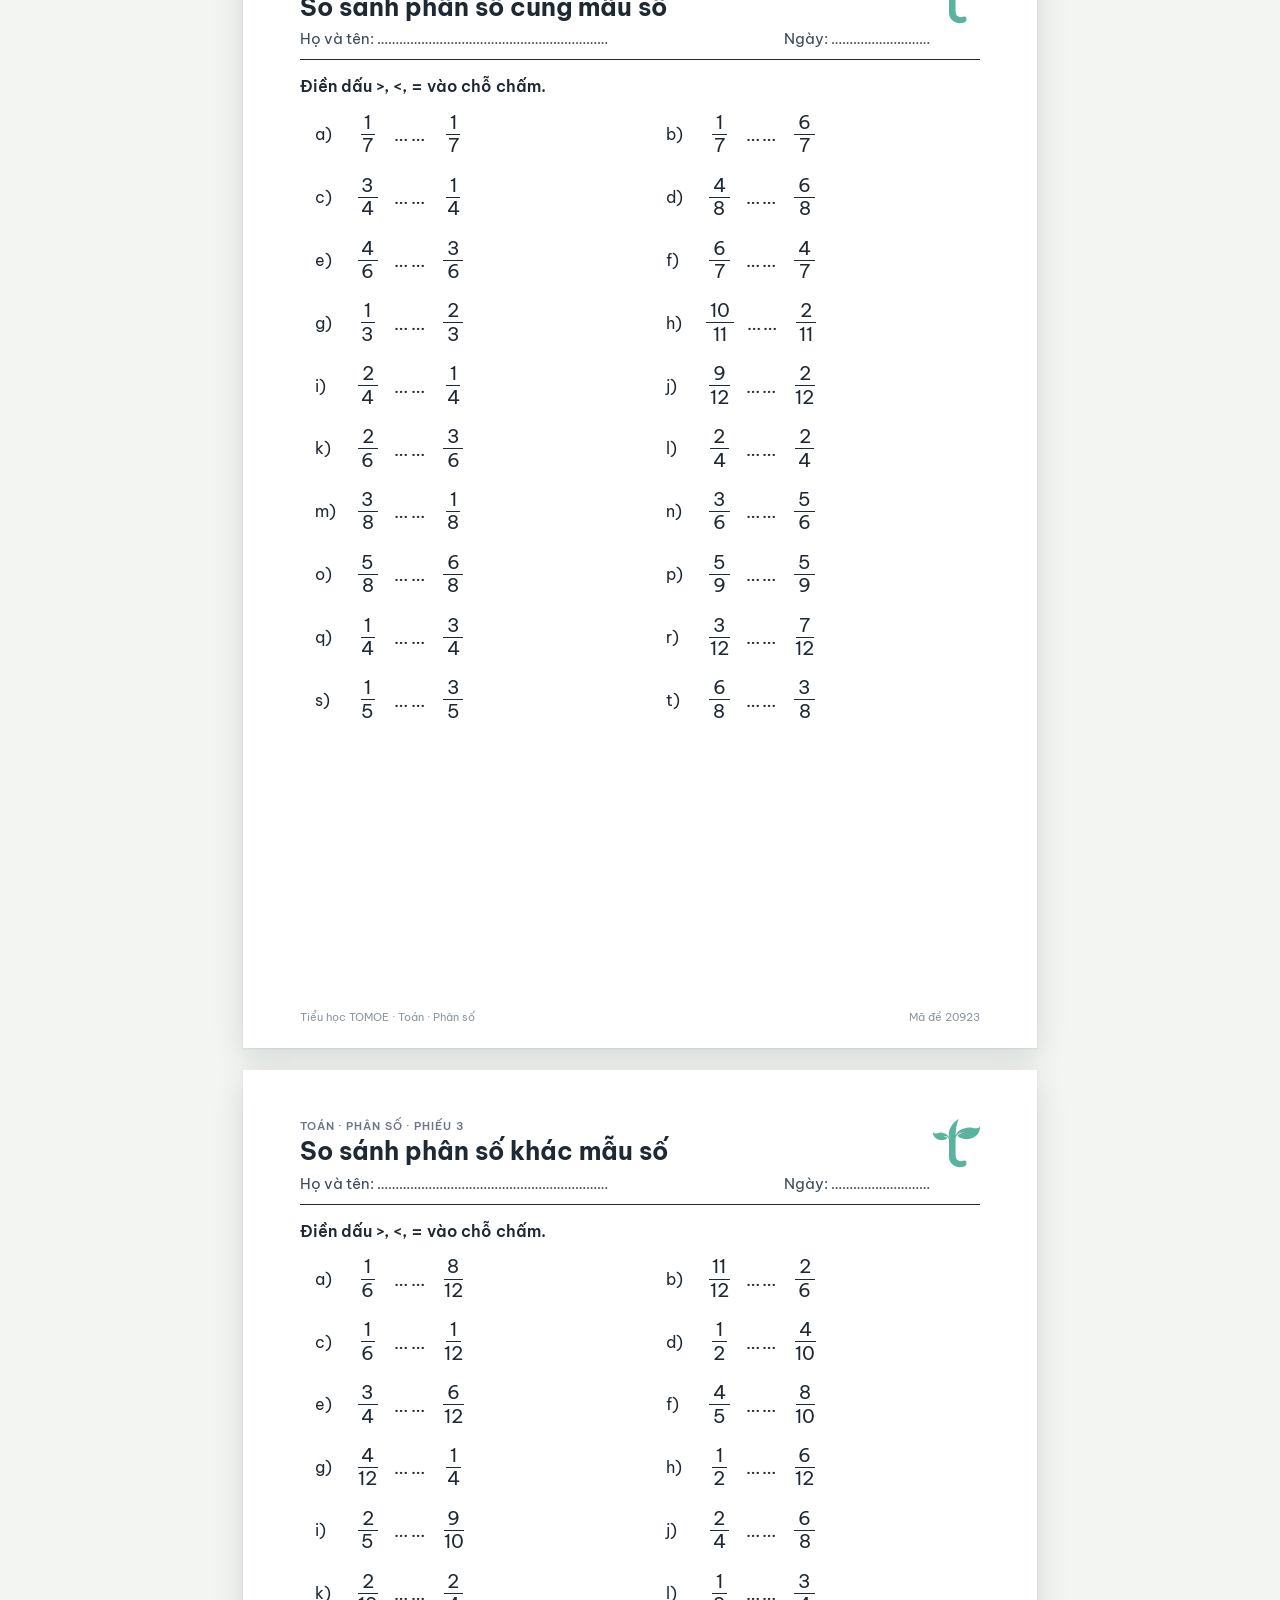
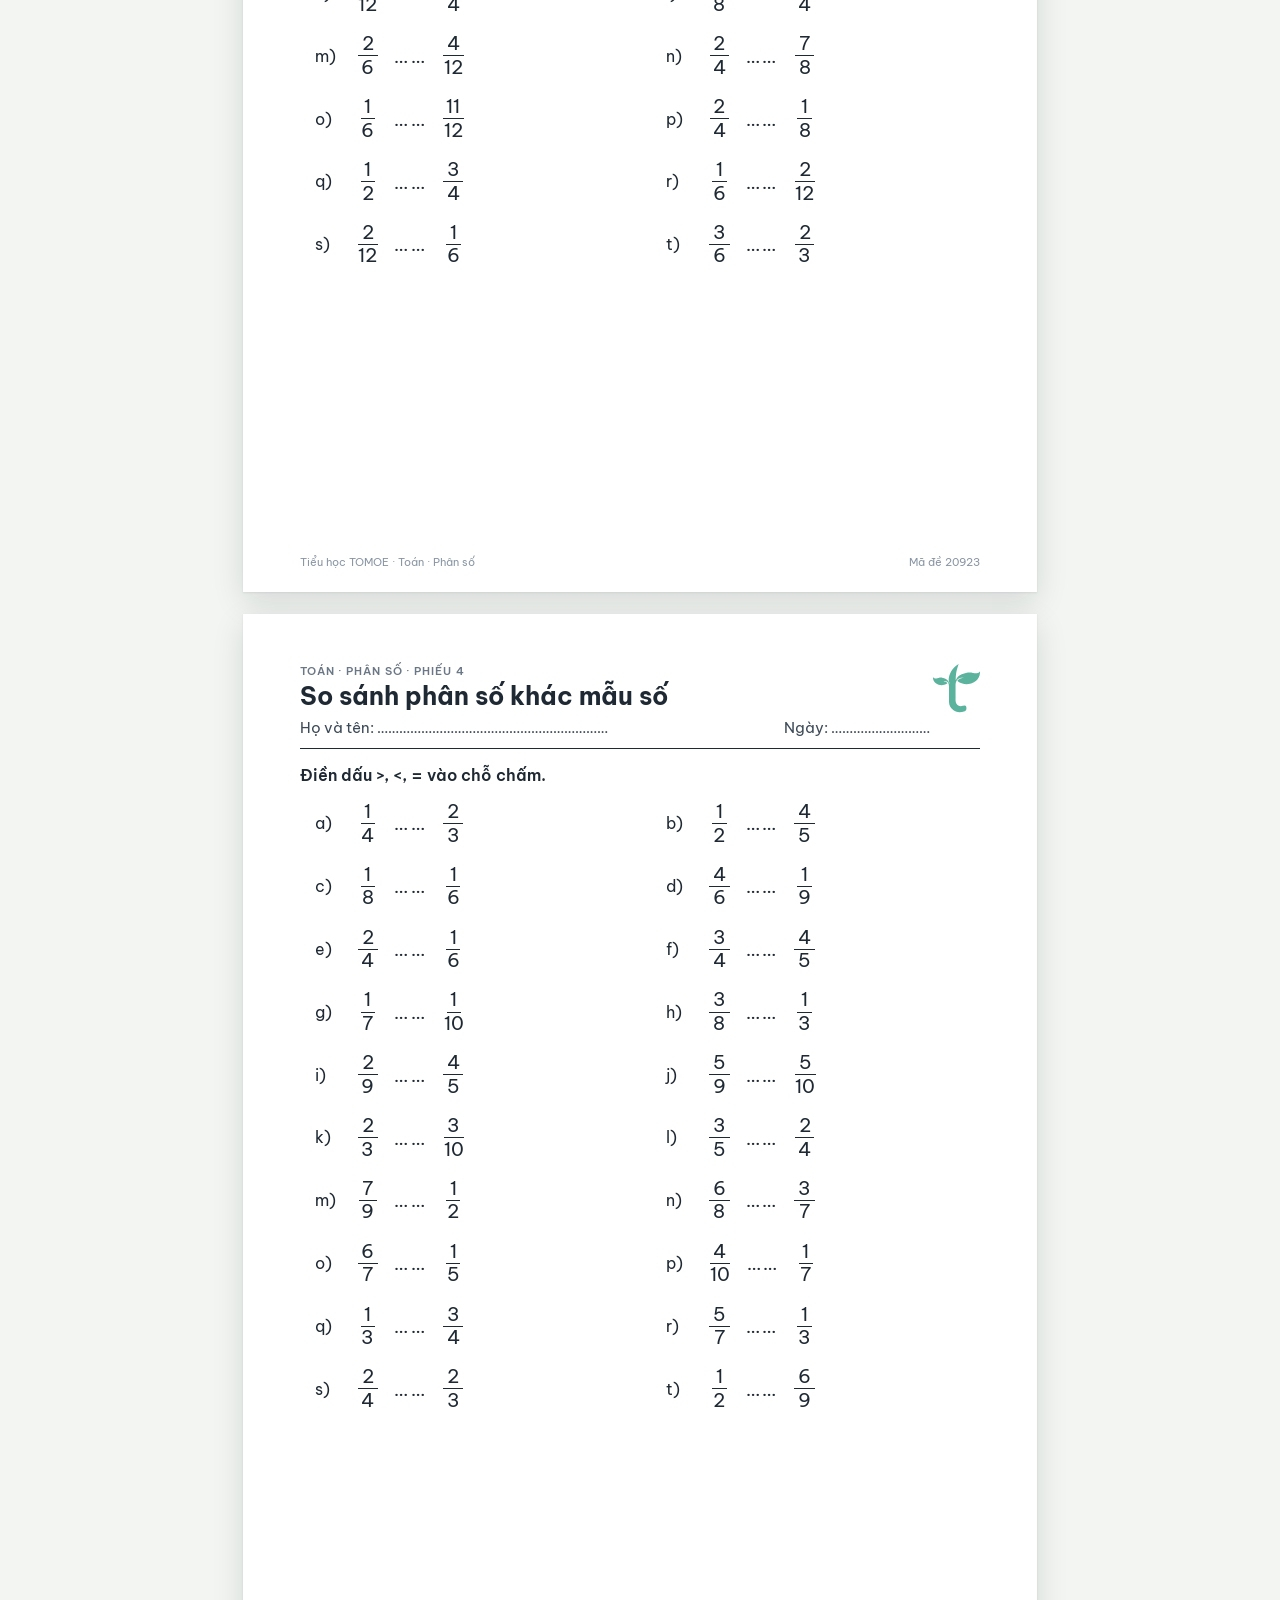
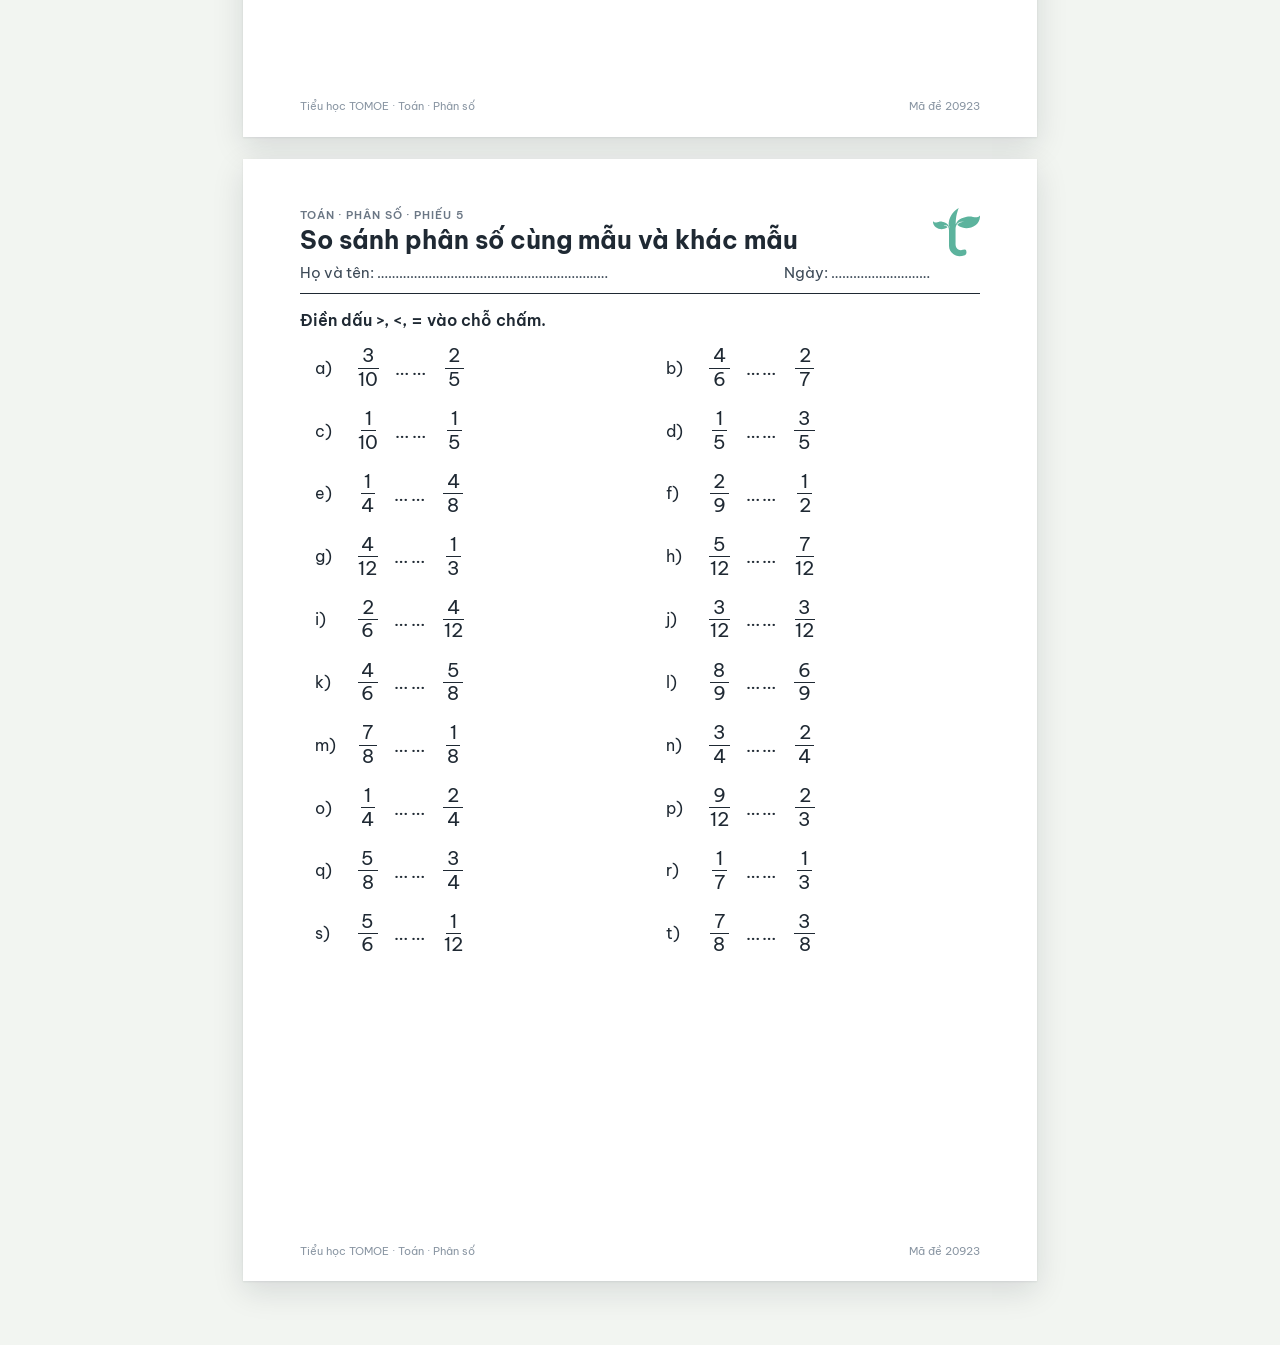
<file: so-sanh-phan-so/index.html>
<!DOCTYPE html>
<html lang="vi">
<head>
<meta charset="utf-8">
<meta name="viewport" content="width=device-width,initial-scale=1">
<title>So sánh phân số</title>
<link rel="icon" href="../assets/logo-tomoe-t.svg" type="image/svg+xml">
<link rel="preconnect" href="https://fonts.googleapis.com">
<link rel="preconnect" href="https://fonts.gstatic.com" crossorigin>
<link rel="stylesheet" href="https://fonts.googleapis.com/css2?family=Be+Vietnam+Pro:wght@400;600;700&display=swap">
<link rel="stylesheet" href="../assets/worksheet.css">
<style>
.ps-grid{display:grid;grid-template-columns:1fr 1fr;column-gap:14mm;row-gap:5.2mm;padding:1mm 4mm 0}
.ps-q{display:flex;align-items:center;gap:3.5mm;font-size:14pt}
.ps-q .l{width:7mm;font-size:12pt}
.ps-q .dots{letter-spacing:.12em;color:#1f2933}
.fr{display:inline-flex;flex-direction:column;align-items:center;line-height:1.05;font-variant-numeric:tabular-nums;min-width:7mm}
.fr span:first-child{border-bottom:.35mm solid #1f2933;padding:0 1mm .4mm}
.fr span:last-child{padding:.4mm 1mm 0}
.ps-key{display:grid;grid-template-columns:repeat(4,1fr);gap:1.2mm 4mm;font-size:10.5pt;margin-bottom:3mm}
.ps-key b{display:inline-block;width:5mm;text-align:center}
</style>
</head>
<body>
<script src="../assets/worksheet.js"></script>
<script>
(function () {
  'use strict';
  var KIND_TITLE = { same: 'So sánh phân số cùng mẫu số', rel: 'So sánh phân số khác mẫu số', far: 'So sánh phân số khác mẫu số', mix: 'So sánh phân số cùng mẫu và khác mẫu' };
  var PATTERN = { 1: ['mix'], 2: ['same', 'rel'], 3: ['same', 'rel', 'mix'], 5: ['same', 'same', 'rel', 'far', 'mix'] };
  var PER = 20;

  function cmp(a, b) { var x = a[0] * b[1], y = b[0] * a[1]; return x < y ? '<' : x > y ? '>' : '='; }

  // same denominator; ~10% identical pair
  function qSame(rng, M) {
    var d = rng.int(3, M), a = rng.int(1, d - 1), b;
    if (rng.chance(0.1)) b = a; else do { b = rng.int(1, d - 1); } while (b === a);
    return [[a, d], [b, d]];
  }
  // one denominator is a multiple of the other (easy to convert); ~15% equivalent
  function qRel(rng, M) {
    var d1 = rng.int(2, Math.max(2, Math.floor(M / 2))), k = rng.int(2, Math.max(2, Math.floor(M / d1))), d2 = d1 * k;
    if (d2 > M) { d1 = 2; d2 = 2 * rng.int(2, Math.floor(M / 2)); k = d2 / d1; }
    var a = rng.int(1, d1 - 1), b;
    if (rng.chance(0.15)) b = a * k; else do { b = rng.int(1, d2 - 1); } while (b === a * k);
    return rng.chance(0.5) ? [[a, d1], [b, d2]] : [[b, d2], [a, d1]];
  }
  // unrelated small denominators (neither divides the other)
  function qFar(rng, M) {
    var top = Math.min(M, 10), d1, d2;
    do { d1 = rng.int(2, top); d2 = rng.int(2, top); } while (d1 === d2 || d1 % d2 === 0 || d2 % d1 === 0);
    var a, b;
    do { a = rng.int(1, d1 - 1); b = rng.int(1, d2 - 1); } while (cmp([a, d1], [b, d2]) === '=');
    return [[a, d1], [b, d2]];
  }
  function question(kind, rng, M) {
    if (kind === 'same') return qSame(rng, M);
    if (kind === 'rel') return qRel(rng, M);
    if (kind === 'far') return qFar(rng, M);
    var r = rng();                                   // mix
    return r < 0.4 ? qSame(rng, M) : r < 0.7 ? qRel(rng, M) : qFar(rng, M);
  }
  function sheet(kind, rng, M) {
    var out = [], seen = {};
    for (var tries = 0; out.length < PER && tries < 2000; tries++) {
      var q = question(kind, rng, M), id = q[0].join('/') + '|' + q[1].join('/');
      if (seen[id]) continue;
      seen[id] = 1; out.push(q);
    }
    return out;
  }
  function fr(f) { return '<span class="fr"><span>' + f[0] + '</span><span>' + f[1] + '</span></span>'; }

  Worksheet({
    title: 'So sánh phân số',
    kicker: 'Toán · Phân số',
    intro: 'Phiếu điền dấu &gt;, &lt;, = giữa hai phân số, mỗi phiếu 20 câu. “Dễ → khó” theo thứ tự cùng mẫu số, khác mẫu số có mẫu này là bội của mẫu kia, khác mẫu số bất kỳ, rồi trộn. Bấm “Xáo đề” để có số mới.',
    options: [
      { key: 'd', label: 'Dạng bài', items: [['set', 'Dễ → khó'], ['same', 'Cùng mẫu số'], ['rel', 'Khác mẫu (mẫu là bội)'], ['far', 'Khác mẫu (bất kỳ)'], ['mix', 'Trộn']], def: 'set' },
      { key: 'm', label: 'Mẫu số đến', items: [['10', '10'], ['12', '12'], ['20', '20'], ['30', '30']], def: '12' },
      { key: 'c', label: 'Số phiếu', items: [['1', '1'], ['2', '2'], ['3', '3'], ['5', '5']], def: '5' }
    ],
    build: function (st, rng, ws) {
      var M = +st.m, c = +st.c;
      var kinds = PATTERN[c];
      if (st.d !== 'set') kinds = kinds.map(function () { return st.d; });
      var sheets = kinds.map(function (k) { return { kind: k, qs: sheet(k, rng, M) }; });
      var pages = sheets.map(function (s, i) {
        var html = ws.head('Toán · Phân số · Phiếu ' + (i + 1), KIND_TITLE[s.kind]) +
          '<p class="ws-task">Điền dấu &gt;, &lt;, = vào chỗ chấm.</p><div class="ps-grid">' +
          s.qs.map(function (q, j) {
            return '<div class="ps-q"><span class="l">' + ws.letters[j] + ')</span>' + fr(q[0]) + '<span class="dots">……</span>' + fr(q[1]) + '</div>';
          }).join('') + '</div>';
        return { html: html };
      });
      var key = sheets.map(function (s, i) {
        return '<div class="ws-keytitle">Phiếu ' + (i + 1) + ' · ' + KIND_TITLE[s.kind] + '</div><div class="ps-key">' +
          s.qs.map(function (q, j) {
            return '<span>' + ws.letters[j] + ') ' + q[0].join('/') + ' <b>' + cmp(q[0], q[1]).replace('<', '&lt;').replace('>', '&gt;') + '</b> ' + q[1].join('/') + '</span>';
          }).join('') + '</div>';
      }).join('');
      pages.push({ answer: true, html: ws.answerHead('Toán · Phân số', 'Đáp án – So sánh phân số') + key });
      return pages;
    }
  });
})();
</script>
<script src="../assets/back.js"></script>
</body>
</html>
</file>
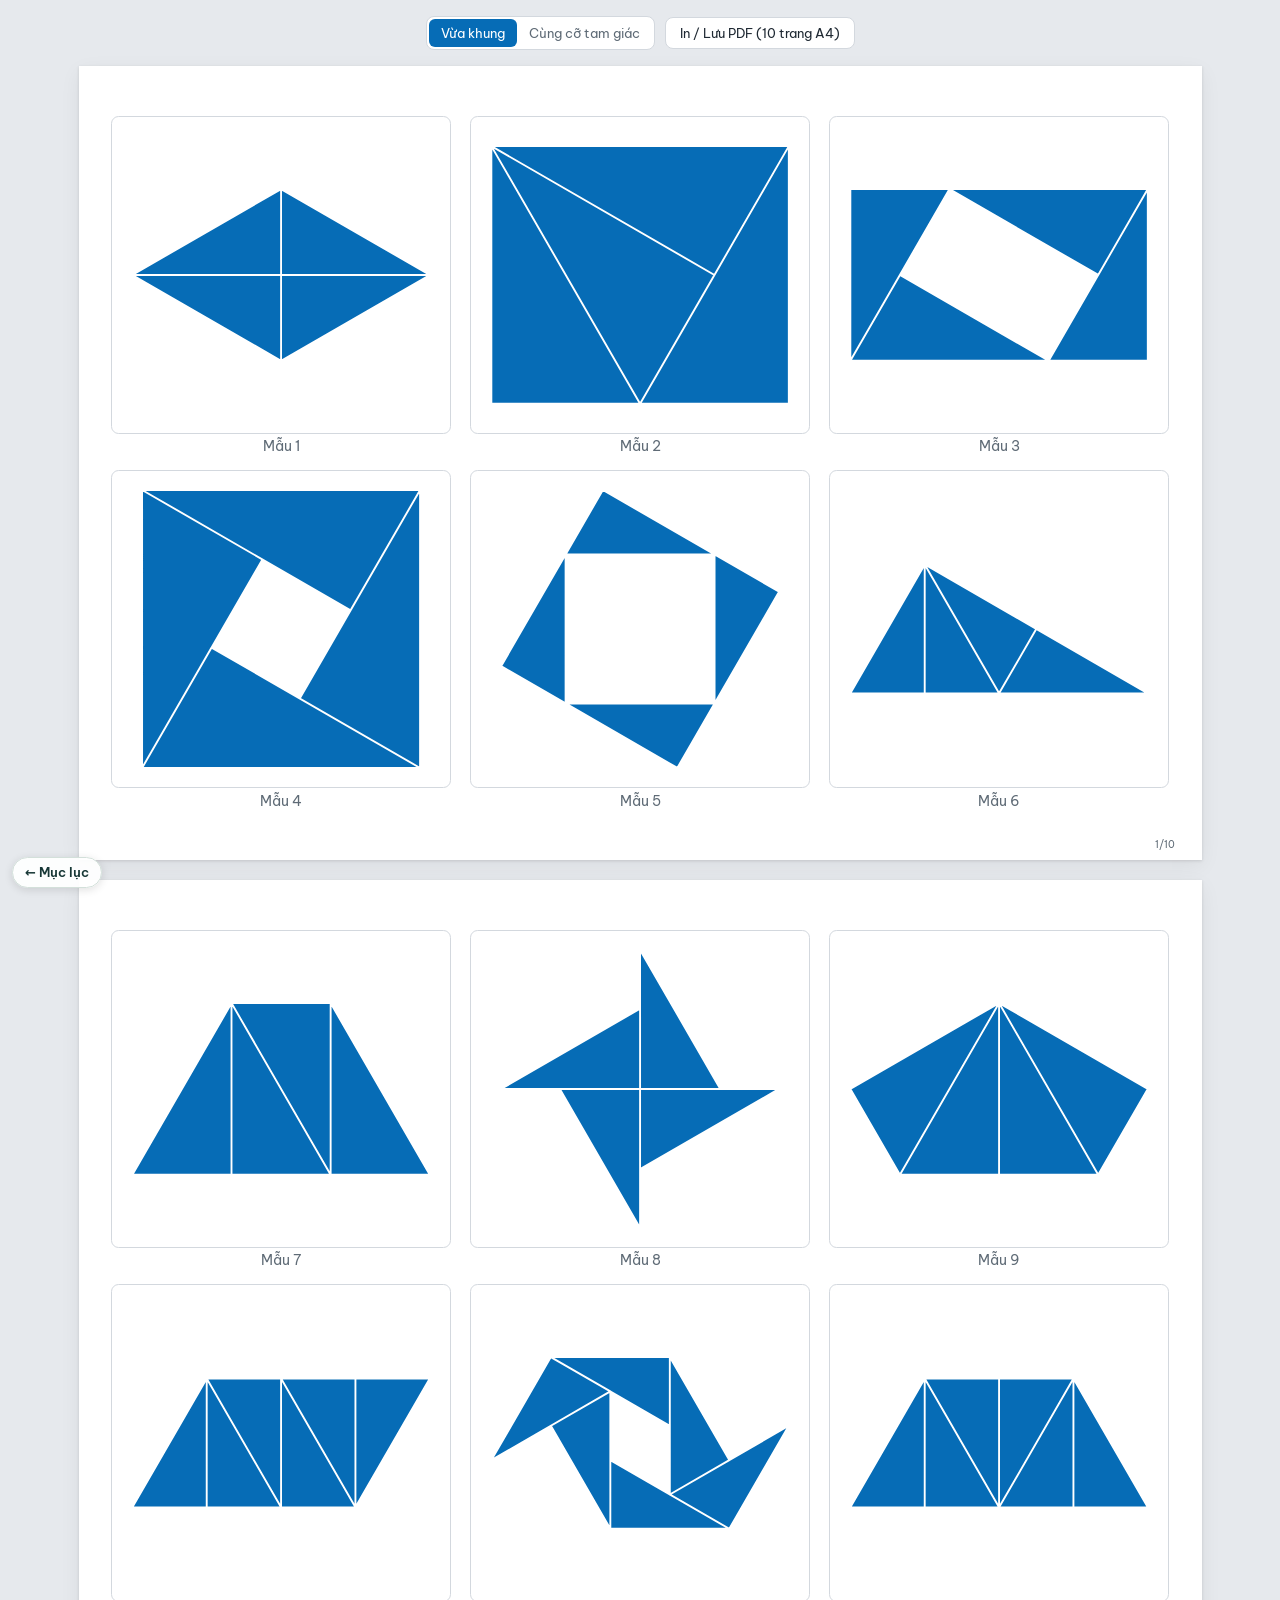
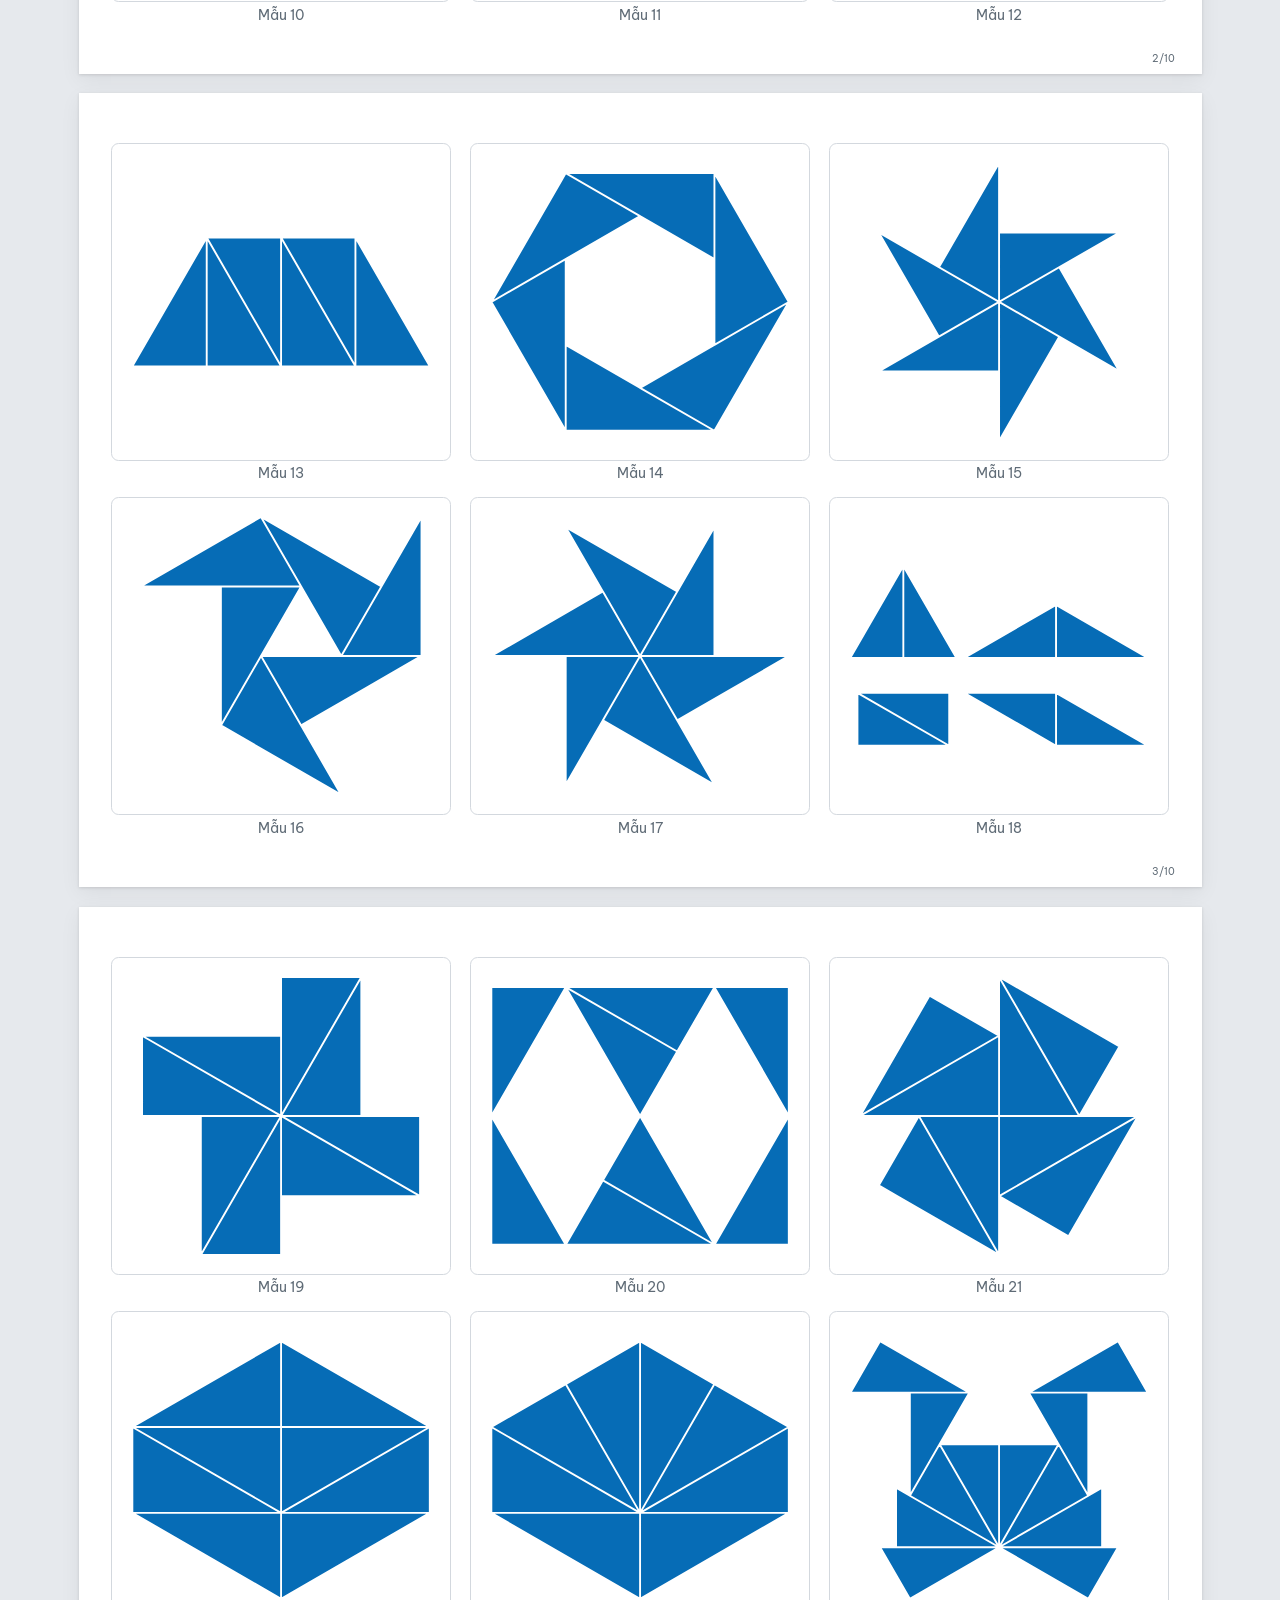
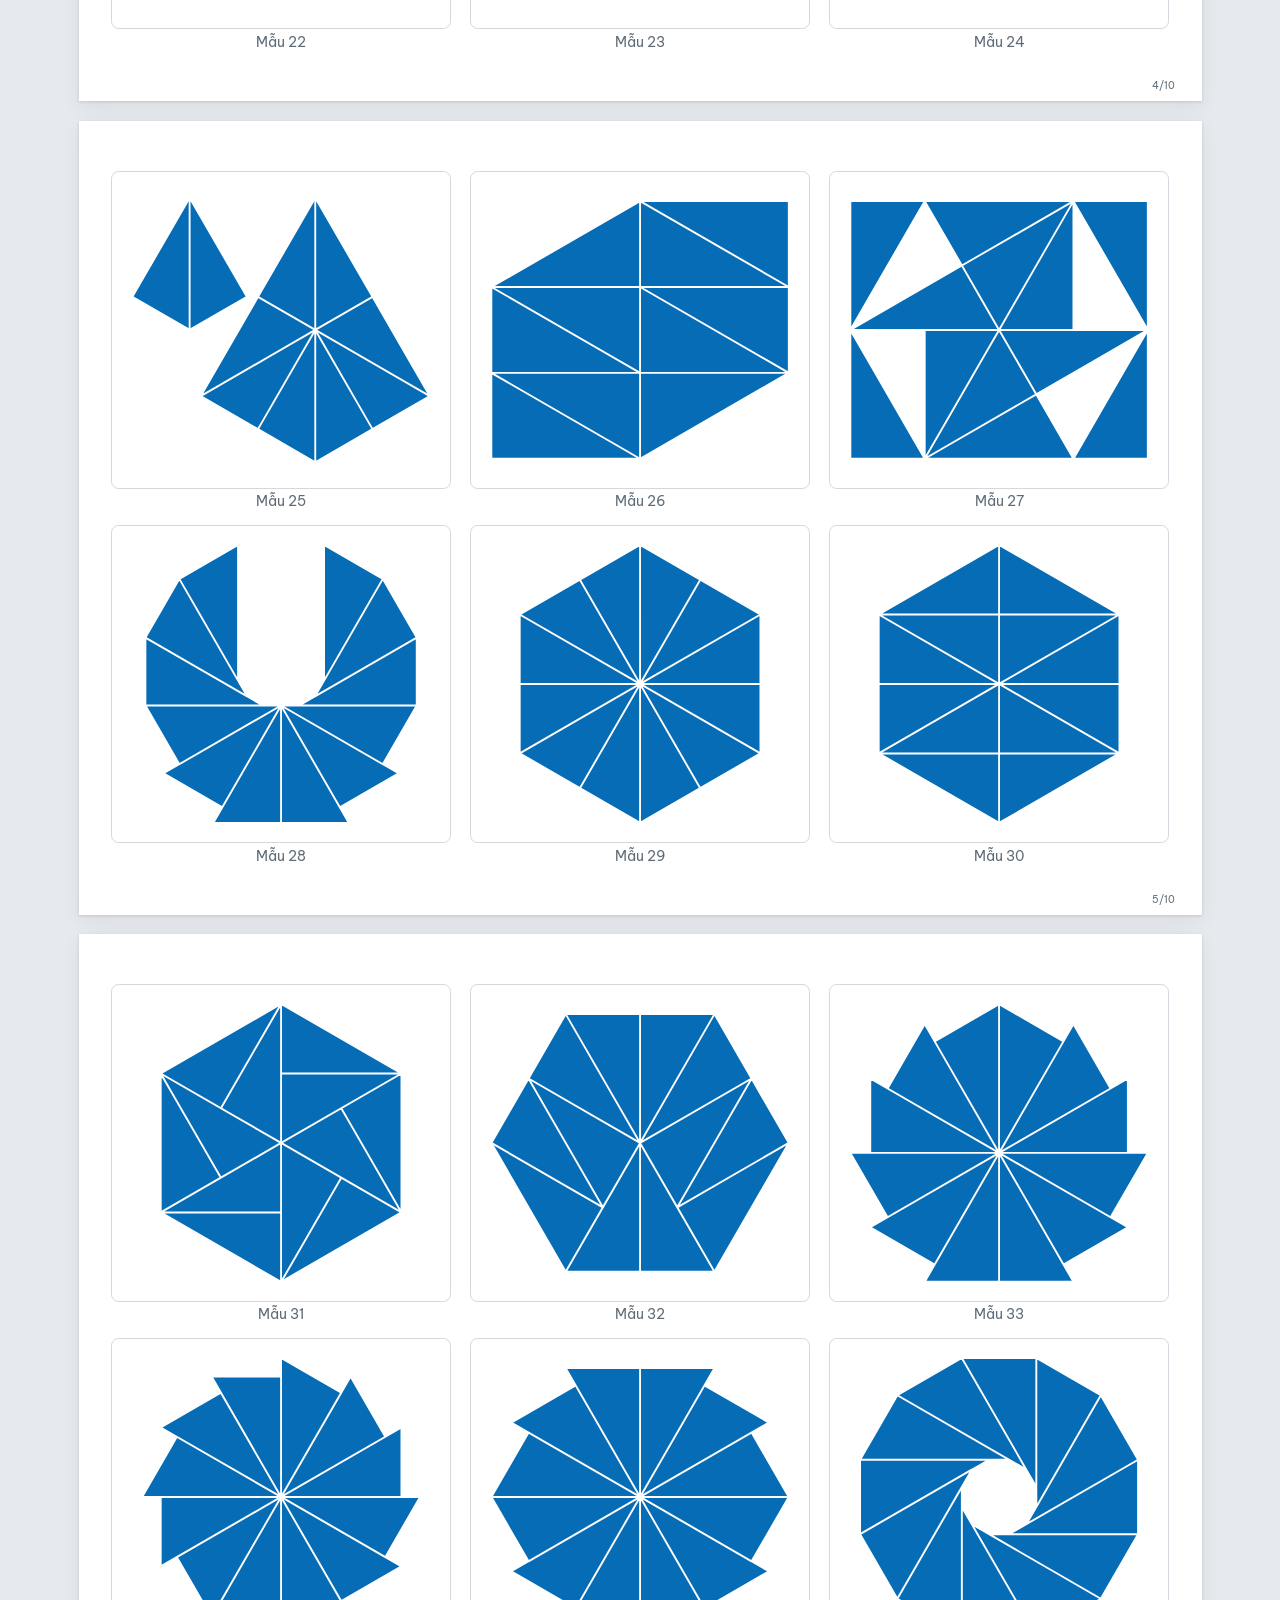
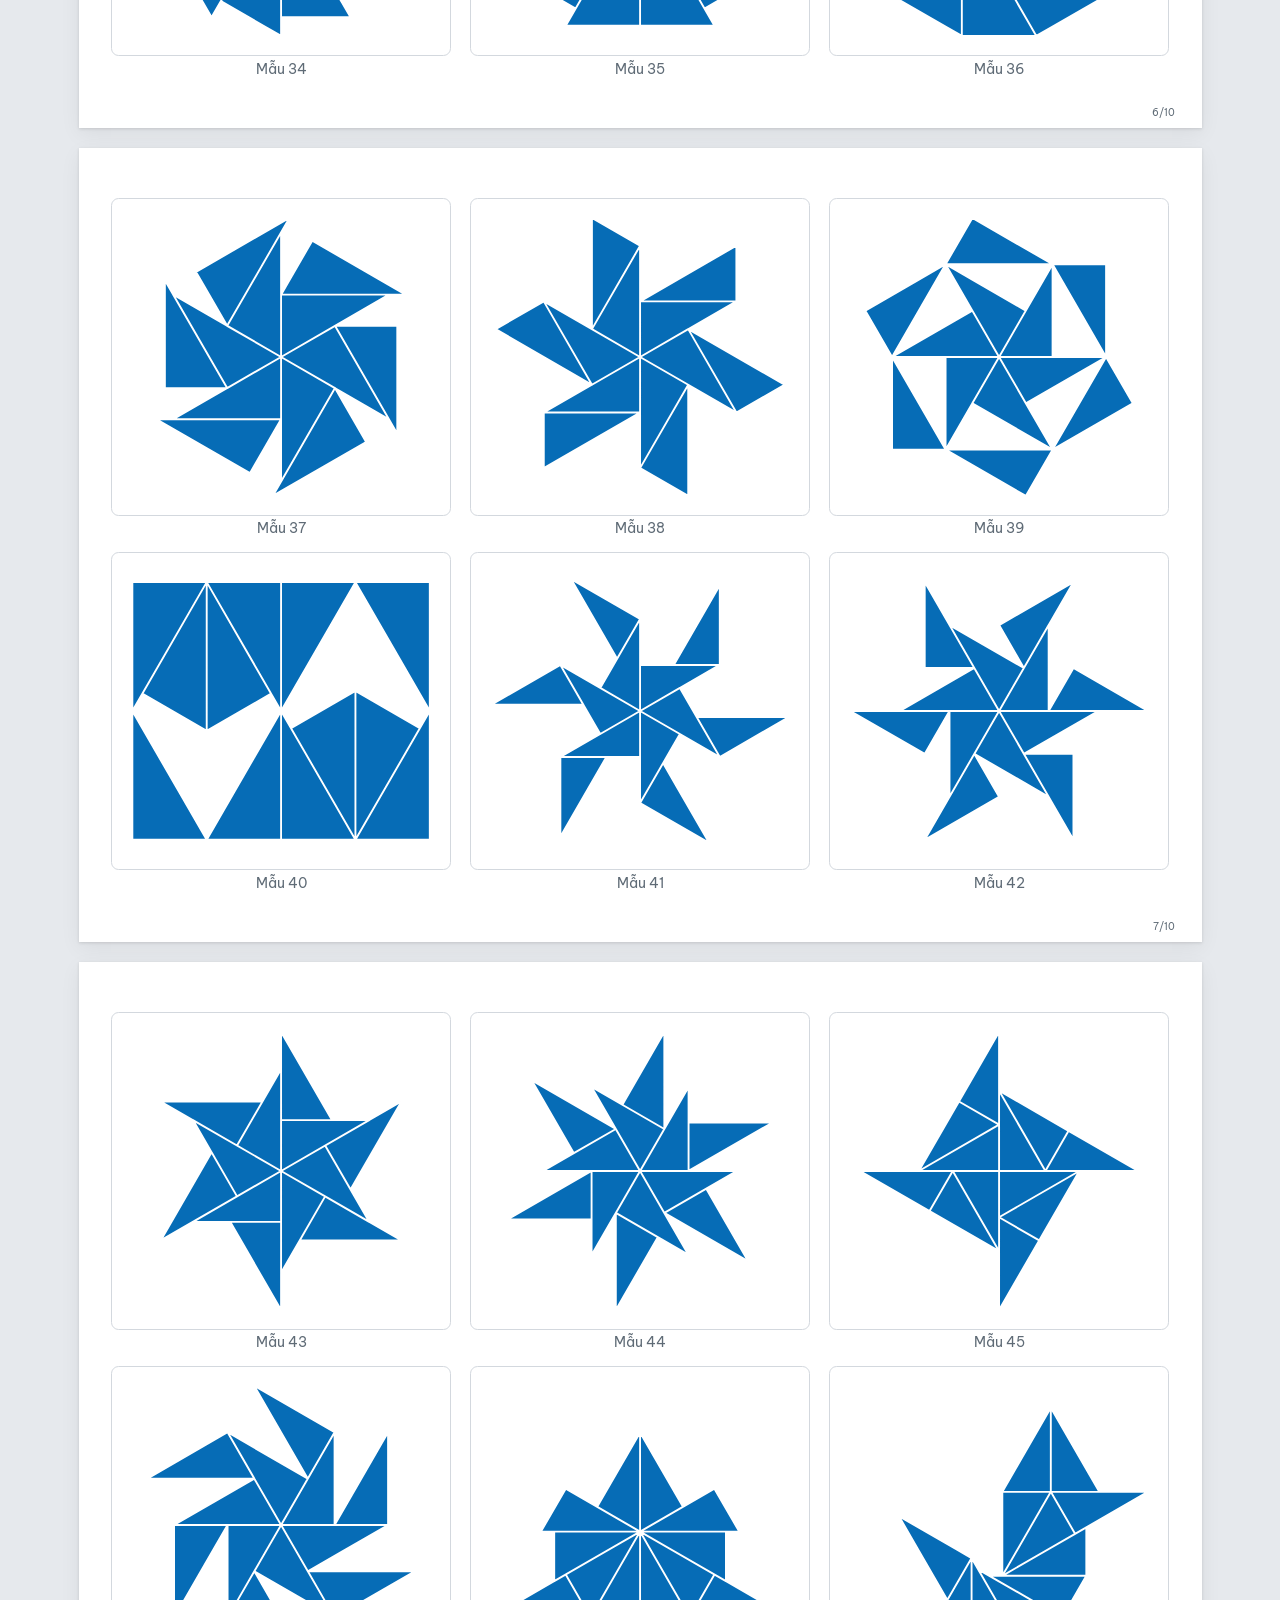
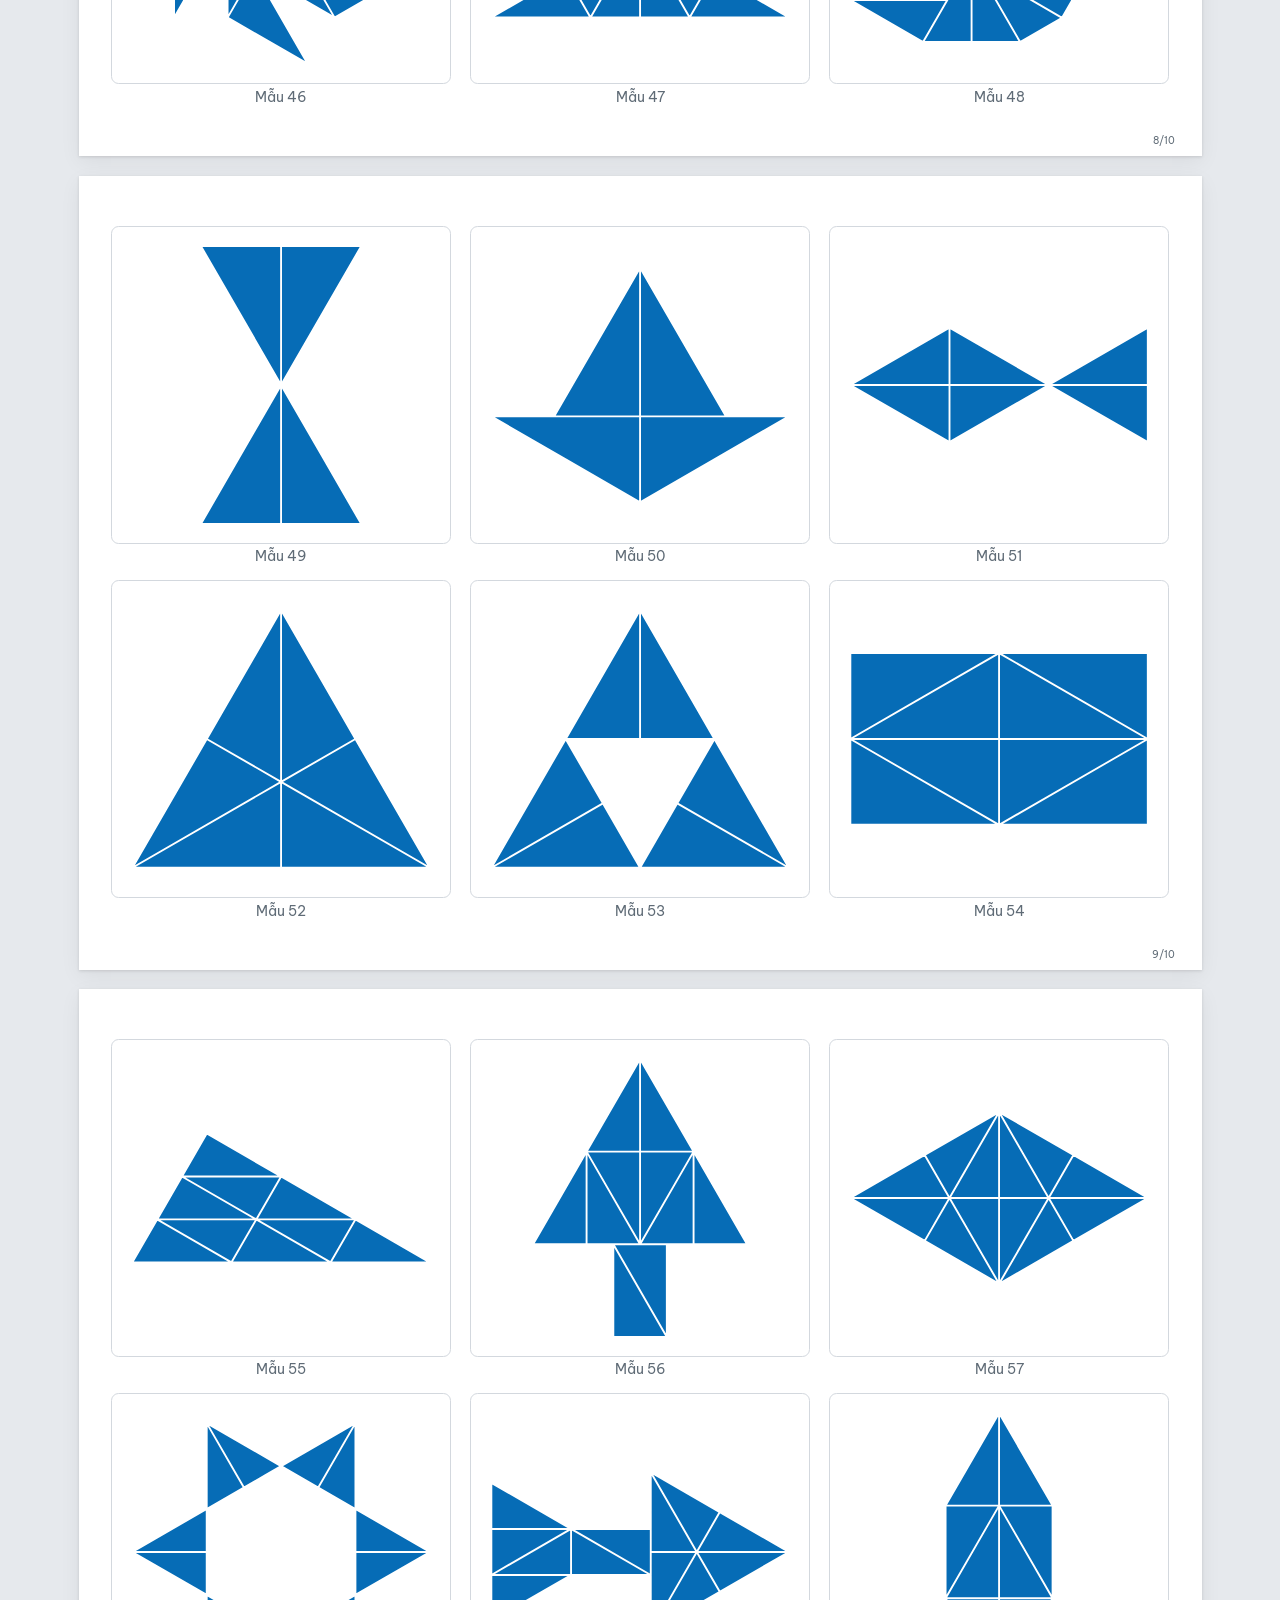
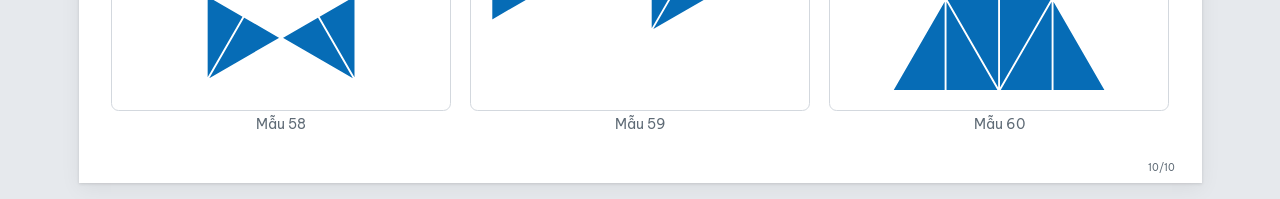
<file: tam-giac-kien-tao/index.html>
<!doctype html>
<html lang="vi">
<head>
<meta charset="utf-8">
<meta name="viewport" content="width=device-width, initial-scale=1">
<title>Các cách kết hợp của tam giác vuông</title>
<link rel="icon" href="../assets/logo-tomoe-t.svg" type="image/svg+xml">
<link rel="preconnect" href="https://fonts.googleapis.com">
<link rel="preconnect" href="https://fonts.gstatic.com" crossorigin>
<link href="https://fonts.googleapis.com/css2?family=Be+Vietnam+Pro:wght@400;600&display=swap" rel="stylesheet">
<style>
  :root {
    --tri: #066cb6;        /* màu tam giác (lấy từ ảnh gốc) */
    --line: #ffffff;       /* đường chia giữa các miếng */
    --desk: #e6e9ed;
    --border: #d3d8de;
    --ink: #1f2933;
    --muted: #5f6b76;
  }
  * { box-sizing: border-box; }
  html, body { margin: 0; background: var(--desk); color: var(--ink); }
  body { font-family: "Be Vietnam Pro", "Segoe UI", Roboto, "Helvetica Neue", Arial, sans-serif; }

  .toolbar { display: flex; flex-wrap: wrap; justify-content: center; align-items: center; gap: 10px; padding: 16px 16px 0; }
  .seg { display: inline-flex; border: 1px solid var(--border); border-radius: 8px; background: #fff; padding: 2px; }
  .seg button, .print { font: inherit; font-size: 13px; border: 0; background: transparent; color: var(--muted); padding: 6px 12px; border-radius: 6px; cursor: pointer; }
  .seg button[aria-pressed="true"] { background: var(--tri); color: #fff; }
  .print { border: 1px solid var(--border); background: #fff; color: var(--ink); border-radius: 8px; padding: 7px 14px; }

  /* Mỗi tờ = 1 trang A4 ngang (297 x 210 mm). Kích thước bên trong tính theo mm của tờ (--mm) */
  .sheets { display: flex; flex-direction: column; align-items: center; gap: 20px; padding: 16px; }
  .sheet-wrap { width: min(297mm, 100%); container-type: inline-size; }
  .sheet {
    --mm: calc(100cqw / 297);
    width: 100%; aspect-ratio: 297 / 210; overflow: hidden;
    background: #fff; box-shadow: 0 1px 3px rgba(0,0,0,.12), 0 6px 20px rgba(0,0,0,.06);
    padding: calc(7 * var(--mm));
    display: flex; flex-direction: column; position: relative;
  }
  .pageno { position: absolute; right: calc(7 * var(--mm)); bottom: calc(2.2 * var(--mm)); font-size: calc(2.6 * var(--mm)); color: var(--muted); }

  .grid { display: grid; grid-template-columns: repeat(3, calc(90 * var(--mm))); justify-content: center;
           column-gap: calc(5 * var(--mm)); row-gap: calc(4 * var(--mm)); flex: 1; align-content: center; }
  .card { margin: 0; }
  .frame { aspect-ratio: 1.07; background: #fff; border: max(0.5px, calc(0.25 * var(--mm))) solid var(--border); border-radius: calc(2 * var(--mm)); overflow: hidden; }
  .frame svg { display: block; width: 100%; height: 100%; }
  .frame path { fill: var(--tri); stroke: var(--line); stroke-width: max(0.6px, calc(0.5 * var(--mm))); stroke-linejoin: round; vector-effect: non-scaling-stroke; shape-rendering: geometricPrecision; }
  figcaption { margin-top: calc(1.2 * var(--mm)); text-align: center; font-size: calc(3.8 * var(--mm)); line-height: 1.2; color: var(--muted); }

  @page { size: A4 landscape; margin: 0; }
  @media print {
    html, body { background: #fff; -webkit-print-color-adjust: exact; print-color-adjust: exact; }
    .toolbar { display: none; }
    .sheets { display: block; padding: 0; }
    .sheet-wrap { width: 297mm; break-after: page; }
    .sheet-wrap:last-child { break-after: auto; }
    .sheet { height: 209.5mm; aspect-ratio: auto; box-shadow: none; }
  }
</style>
</head>
<body>
<div class="toolbar">
  <div class="seg" role="group" aria-label="Tỉ lệ hình">
    <button type="button" data-mode="fit" aria-pressed="true">Vừa khung</button>
    <button type="button" data-mode="uni" aria-pressed="false">Cùng cỡ tam giác</button>
  </div>
  <button type="button" class="print" onclick="window.print()">In / Lưu PDF (10 trang A4)</button>
</div>
<main class="sheets">
  <div class="sheet-wrap">
    <section class="sheet" aria-label="Trang 1/10">
      <div class="grid">
        <figure class="card"><div class="frame"><svg viewBox="-1.9682 -1.8395 3.9365 3.679" data-fit="-1.9682 -1.8395 3.9365 3.679" data-uni="-3.7653 -3.519 7.5307 7.038" role="img" aria-label="Mẫu 1: ghép từ 4 tam giác"><path d="M0 0 L0 -1 L-1.73205 0Z M0 0 L0 -1 L1.73205 0Z M0 0 L0 1 L1.73205 0Z M0 0 L0 1 L-1.73205 0Z"/></svg></div><figcaption>Mẫu 1</figcaption></figure>
        <figure class="card"><div class="frame"><svg viewBox="-1.1364 -1.062 2.2727 2.124" data-fit="-1.1364 -1.062 2.2727 2.124" data-uni="-3.7653 -3.519 7.5307 7.038" role="img" aria-label="Mẫu 2: ghép từ 4 tam giác"><path d="M0.5 0 L1 -0.86603 L-1 -0.86603Z M0.5 0 L0 0.86603 L-1 -0.86603Z M1 0.86603 L0 0.86603 L1 -0.86603Z M-1 0.86603 L0 0.86603 L-1 -0.86603Z"/></svg></div><figcaption>Mẫu 2</figcaption></figure>
        <figure class="card"><div class="frame"><svg viewBox="-1.7045 -1.593 3.4091 3.1861" data-fit="-1.7045 -1.593 3.4091 3.1861" data-uni="-3.7653 -3.519 7.5307 7.038" role="img" aria-label="Mẫu 3: ghép từ 4 tam giác"><path d="M-1.5 -0.86603 L-0.5 -0.86603 L-1.5 0.86603Z M1 0 L1.5 -0.86603 L-0.5 -0.86603Z M1.5 0.86603 L0.5 0.86603 L1.5 -0.86603Z M-1 0 L-1.5 0.86603 L0.5 0.86603Z"/></svg></div><figcaption>Mẫu 3</figcaption></figure>
        <figure class="card"><div class="frame"><svg viewBox="-1.2159 -1.1364 2.4318 2.2727" data-fit="-1.2159 -1.1364 2.4318 2.2727" data-uni="-3.7653 -3.519 7.5307 7.038" role="img" aria-label="Mẫu 4: ghép từ 4 tam giác"><path d="M0.5 -0.13397 L1 -1 L-1 -1Z M-0.13397 -0.5 L-1 -1 L-1 1Z M0.13397 0.5 L1 1 L1 -1Z M-0.5 0.13397 L-1 1 L1 1Z"/></svg></div><figcaption>Mẫu 4</figcaption></figure>
        <figure class="card"><div class="frame"><svg viewBox="-2.2689 -2.1205 4.5378 4.241" data-fit="-2.2689 -2.1205 4.5378 4.241" data-uni="-3.7653 -3.519 7.5307 7.038" role="img" aria-label="Mẫu 5: ghép từ 4 tam giác"><path d="M-0.5 -1.86603 L-1 -1 L1 -1Z M1.86603 -0.5 L1 -1 L1 1Z M-1.86603 0.5 L-1 1 L-1 -1Z M0.5 1.86603 L1 1 L-1 1Z"/></svg></div><figcaption>Mẫu 5</figcaption></figure>
        <figure class="card"><div class="frame"><svg viewBox="-2.2727 -2.124 4.5455 4.2481" data-fit="-2.2727 -2.124 4.5455 4.2481" data-uni="-3.7653 -3.519 7.5307 7.038" role="img" aria-label="Mẫu 6: ghép từ 4 tam giác"><path d="M-1 0.86603 L0 0.86603 L-1 -0.86603Z M0.5 0 L0 0.86603 L-1 -0.86603Z M-1 0.86603 L-2 0.86603 L-1 -0.86603Z M0.5 0 L0 0.86603 L2 0.86603Z"/></svg></div><figcaption>Mẫu 6</figcaption></figure>
      </div>
      <span class="pageno">1/10</span>
    </section>
  </div>
  <div class="sheet-wrap">
    <section class="sheet" aria-label="Trang 2/10">
      <div class="grid">
        <figure class="card"><div class="frame"><svg viewBox="-1.7045 -1.593 3.4091 3.1861" data-fit="-1.7045 -1.593 3.4091 3.1861" data-uni="-3.7653 -3.519 7.5307 7.038" role="img" aria-label="Mẫu 7: ghép từ 4 tam giác"><path d="M0.5 -0.86603 L-0.5 -0.86603 L0.5 0.86603Z M0.5 0.86603 L1.5 0.86603 L0.5 -0.86603Z M-0.5 0.86603 L0.5 0.86603 L-0.5 -0.86603Z M-0.5 0.86603 L-1.5 0.86603 L-0.5 -0.86603Z"/></svg></div><figcaption>Mẫu 7</figcaption></figure>
        <figure class="card"><div class="frame"><svg viewBox="-2.106 -1.9682 4.212 3.9365" data-fit="-2.106 -1.9682 4.212 3.9365" data-uni="-3.7653 -3.519 7.5307 7.038" role="img" aria-label="Mẫu 8: ghép từ 4 tam giác"><path d="M0 0 L1 0 L0 -1.73205Z M0 0 L0 -1 L-1.73205 0Z M0 0 L-1 0 L0 1.73205Z M0 0 L0 1 L1.73205 0Z"/></svg></div><figcaption>Mẫu 8</figcaption></figure>
        <figure class="card"><div class="frame"><svg viewBox="-1.7045 -1.593 3.4091 3.1861" data-fit="-1.7045 -1.593 3.4091 3.1861" data-uni="-3.7653 -3.519 7.5307 7.038" role="img" aria-label="Mẫu 9: ghép từ 4 tam giác"><path d="M-1.5 0 L-1 0.86603 L0 -0.86603Z M0 0.86603 L1 0.86603 L0 -0.86603Z M1.5 0 L1 0.86603 L0 -0.86603Z M0 0.86603 L-1 0.86603 L0 -0.86603Z"/></svg></div><figcaption>Mẫu 9</figcaption></figure>
        <figure class="card"><div class="frame"><svg viewBox="-2.2727 -2.124 4.5455 4.2481" data-fit="-2.2727 -2.124 4.5455 4.2481" data-uni="-3.7653 -3.519 7.5307 7.038" role="img" aria-label="Mẫu 10: ghép từ 6 tam giác"><path d="M0 -0.86603 L-1 -0.86603 L0 0.86603Z M1 -0.86603 L0 -0.86603 L1 0.86603Z M1 -0.86603 L2 -0.86603 L1 0.86603Z M0 0.86603 L1 0.86603 L0 -0.86603Z M-1 0.86603 L0 0.86603 L-1 -0.86603Z M-1 0.86603 L-2 0.86603 L-1 -0.86603Z"/></svg></div><figcaption>Mẫu 10</figcaption></figure>
        <figure class="card"><div class="frame"><svg viewBox="-2.4603 -2.2993 4.9206 4.5987" data-fit="-2.4603 -2.2993 4.9206 4.5987" data-uni="-3.7653 -3.519 7.5307 7.038" role="img" aria-label="Mẫu 11: ghép từ 6 tam giác"><path d="M0.43301 -1.25 L0.43301 -0.25 L-1.29904 -1.25Z M-1.29904 -1.25 L-0.43301 -0.75 L-2.16506 0.25Z M1.29904 0.25 L0.43301 0.75 L0.43301 -1.25Z M-1.29904 -0.25 L-0.43301 -0.75 L-0.43301 1.25Z M1.29904 1.25 L0.43301 0.75 L2.16506 -0.25Z M-0.43301 1.25 L-0.43301 0.25 L1.29904 1.25Z"/></svg></div><figcaption>Mẫu 11</figcaption></figure>
        <figure class="card"><div class="frame"><svg viewBox="-2.2727 -2.124 4.5455 4.2481" data-fit="-2.2727 -2.124 4.5455 4.2481" data-uni="-3.7653 -3.519 7.5307 7.038" role="img" aria-label="Mẫu 12: ghép từ 6 tam giác"><path d="M0 -0.86603 L-1 -0.86603 L0 0.86603Z M0 -0.86603 L1 -0.86603 L0 0.86603Z M-1 0.86603 L0 0.86603 L-1 -0.86603Z M1 0.86603 L0 0.86603 L1 -0.86603Z M1 0.86603 L2 0.86603 L1 -0.86603Z M-1 0.86603 L-2 0.86603 L-1 -0.86603Z"/></svg></div><figcaption>Mẫu 12</figcaption></figure>
      </div>
      <span class="pageno">2/10</span>
    </section>
  </div>
  <div class="sheet-wrap">
    <section class="sheet" aria-label="Trang 3/10">
      <div class="grid">
        <figure class="card"><div class="frame"><svg viewBox="-2.2727 -2.124 4.5455 4.2481" data-fit="-2.2727 -2.124 4.5455 4.2481" data-uni="-3.7653 -3.519 7.5307 7.038" role="img" aria-label="Mẫu 13: ghép từ 6 tam giác"><path d="M0 -0.86603 L-1 -0.86603 L0 0.86603Z M1 -0.86603 L0 -0.86603 L1 0.86603Z M0 0.86603 L1 0.86603 L0 -0.86603Z M-1 0.86603 L-2 0.86603 L-1 -0.86603Z M-1 0.86603 L0 0.86603 L-1 -0.86603Z M1 0.86603 L2 0.86603 L1 -0.86603Z"/></svg></div><figcaption>Mẫu 13</figcaption></figure>
        <figure class="card"><div class="frame"><svg viewBox="-1.9682 -1.8395 3.9365 3.679" data-fit="-1.9682 -1.8395 3.9365 3.679" data-uni="-3.7653 -3.519 7.5307 7.038" role="img" aria-label="Mẫu 14: ghép từ 6 tam giác"><path d="M0.86603 -1.5 L0.86603 -0.5 L-0.86603 -1.5Z M-0.86603 -1.5 L0 -1 L-1.73205 0Z M1.73205 0 L0.86603 0.5 L0.86603 -1.5Z M-1.73205 0 L-0.86603 -0.5 L-0.86603 1.5Z M0.86603 1.5 L0 1 L1.73205 0Z M-0.86603 1.5 L-0.86603 0.5 L0.86603 1.5Z"/></svg></div><figcaption>Mẫu 14</figcaption></figure>
        <figure class="card"><div class="frame"><svg viewBox="-2.4318 -2.2727 4.8636 4.5455" data-fit="-2.4318 -2.2727 4.8636 4.5455" data-uni="-3.7653 -3.519 7.5307 7.038" role="img" aria-label="Mẫu 15: ghép từ 6 tam giác"><path d="M-0.86603 -0.5 L0 0 L0 -2Z M0 -1 L0 0 L1.73205 -1Z M-0.86603 0.5 L0 0 L-1.73205 -1Z M0.86603 -0.5 L0 0 L1.73205 1Z M0.86603 0.5 L0 0 L0 2Z M0 1 L0 0 L-1.73205 1Z"/></svg></div><figcaption>Mẫu 15</figcaption></figure>
        <figure class="card"><div class="frame"><svg viewBox="-2.106 -1.9682 4.212 3.9365" data-fit="-2.106 -1.9682 4.212 3.9365" data-uni="-3.7653 -3.519 7.5307 7.038" role="img" aria-label="Mẫu 16: ghép từ 6 tam giác"><path d="M-0.25 -1.73205 L0.25 -0.86603 L-1.75 -0.86603Z M1.25 -0.86603 L0.75 0 L-0.25 -1.73205Z M1.75 0 L0.75 0 L1.75 -1.73205Z M-0.75 -0.86603 L0.25 -0.86603 L-0.75 0.86603Z M0.25 0.86603 L-0.25 0 L1.75 0Z M-0.75 0.86603 L-0.25 0 L0.75 1.73205Z"/></svg></div><figcaption>Mẫu 16</figcaption></figure>
        <figure class="card"><div class="frame"><svg viewBox="-2.2727 -2.124 4.5455 4.2481" data-fit="-2.2727 -2.124 4.5455 4.2481" data-uni="-3.7653 -3.519 7.5307 7.038" role="img" aria-label="Mẫu 17: ghép từ 6 tam giác"><path d="M0.5 -0.86603 L0 0 L-1 -1.73205Z M1 0 L0 0 L1 -1.73205Z M-0.5 -0.86603 L0 0 L-2 0Z M-1 0 L0 0 L-1 1.73205Z M0.5 0.86603 L0 0 L2 0Z M-0.5 0.86603 L0 0 L1 1.73205Z"/></svg></div><figcaption>Mẫu 17</figcaption></figure>
        <figure class="card"><div class="frame"><svg viewBox="-3.1898 -2.9811 6.3797 5.9623" data-fit="-3.1898 -2.9811 6.3797 5.9623" data-uni="-3.7653 -3.519 7.5307 7.038" role="img" aria-label="Mẫu 18: ghép từ 8 tam giác"><path d="M-1.80705 0.03603 L-2.80705 0.03603 L-1.80705 -1.69603Z M-1.80705 0.03603 L-0.80705 0.03603 L-1.80705 -1.69603Z M1.075 0.03603 L1.075 -0.96397 L-0.65705 0.03603Z M1.075 0.03603 L1.075 -0.96397 L2.80705 0.03603Z M-2.67308 1.69603 L-2.67308 0.69603 L-0.94103 1.69603Z M-0.94103 0.69603 L-0.94103 1.69603 L-2.67308 0.69603Z M1.075 0.69603 L1.075 1.69603 L-0.65705 0.69603Z M1.075 1.69603 L1.075 0.69603 L2.80705 1.69603Z"/></svg></div><figcaption>Mẫu 18</figcaption></figure>
      </div>
      <span class="pageno">3/10</span>
    </section>
  </div>
  <div class="sheet-wrap">
    <section class="sheet" aria-label="Trang 4/10">
      <div class="grid">
        <figure class="card"><div class="frame"><svg viewBox="-2.106 -1.9682 4.212 3.9365" data-fit="-2.106 -1.9682 4.212 3.9365" data-uni="-3.7653 -3.519 7.5307 7.038" role="img" aria-label="Mẫu 19: ghép từ 8 tam giác"><path d="M0 -1.73205 L1 -1.73205 L0 0Z M1 0 L0 0 L1 -1.73205Z M0 -1 L0 0 L-1.73205 -1Z M-1.73205 0 L-1.73205 -1 L0 0Z M-1 0 L0 0 L-1 1.73205Z M1.73205 0 L1.73205 1 L0 0Z M0 1 L0 0 L1.73205 1Z M0 1.73205 L-1 1.73205 L0 0Z"/></svg></div><figcaption>Mẫu 19</figcaption></figure>
        <figure class="card"><div class="frame"><svg viewBox="-2.2727 -2.124 4.5455 4.2481" data-fit="-2.2727 -2.124 4.5455 4.2481" data-uni="-3.7653 -3.519 7.5307 7.038" role="img" aria-label="Mẫu 20: ghép từ 8 tam giác"><path d="M-2 -1.73205 L-1 -1.73205 L-2 0Z M0.5 -0.86603 L1 -1.73205 L-1 -1.73205Z M2 -1.73205 L1 -1.73205 L2 0Z M0.5 -0.86603 L0 0 L-1 -1.73205Z M-0.5 0.86603 L0 0 L1 1.73205Z M-2 1.73205 L-1 1.73205 L-2 0Z M2 1.73205 L1 1.73205 L2 0Z M-0.5 0.86603 L-1 1.73205 L1 1.73205Z"/></svg></div><figcaption>Mẫu 20</figcaption></figure>
        <figure class="card"><div class="frame"><svg viewBox="-2.106 -1.9682 4.212 3.9365" data-fit="-2.106 -1.9682 4.212 3.9365" data-uni="-3.7653 -3.519 7.5307 7.038" role="img" aria-label="Mẫu 21: ghép từ 8 tam giác"><path d="M0 0 L1 0 L0 -1.73205Z M1.5 -0.86603 L1 0 L0 -1.73205Z M-0.86603 -1.5 L0 -1 L-1.73205 0Z M0 0 L0 -1 L-1.73205 0Z M0 0 L-1 0 L0 1.73205Z M0 0 L0 1 L1.73205 0Z M-1.5 0.86603 L-1 0 L0 1.73205Z M0.86603 1.5 L0 1 L1.73205 0Z"/></svg></div><figcaption>Mẫu 21</figcaption></figure>
        <figure class="card"><div class="frame"><svg viewBox="-1.9682 -1.8395 3.9365 3.679" data-fit="-1.9682 -1.8395 3.9365 3.679" data-uni="-3.7653 -3.519 7.5307 7.038" role="img" aria-label="Mẫu 22: ghép từ 8 tam giác"><path d="M0 -0.5 L0 -1.5 L-1.73205 -0.5Z M0 -0.5 L0 -1.5 L1.73205 -0.5Z M0 -0.5 L0 0.5 L-1.73205 -0.5Z M0 -0.5 L0 0.5 L1.73205 -0.5Z M-1.73205 0.5 L-1.73205 -0.5 L0 0.5Z M1.73205 0.5 L1.73205 -0.5 L0 0.5Z M0 0.5 L0 1.5 L-1.73205 0.5Z M0 0.5 L0 1.5 L1.73205 0.5Z"/></svg></div><figcaption>Mẫu 22</figcaption></figure>
        <figure class="card"><div class="frame"><svg viewBox="-1.9682 -1.8395 3.9365 3.679" data-fit="-1.9682 -1.8395 3.9365 3.679" data-uni="-3.7653 -3.519 7.5307 7.038" role="img" aria-label="Mẫu 23: ghép từ 8 tam giác"><path d="M-0.86603 -1 L0 -1.5 L0 0.5Z M0.86603 -1 L0 -1.5 L0 0.5Z M-0.86603 -1 L-1.73205 -0.5 L0 0.5Z M0.86603 -1 L1.73205 -0.5 L0 0.5Z M-1.73205 0.5 L-1.73205 -0.5 L0 0.5Z M1.73205 0.5 L1.73205 -0.5 L0 0.5Z M0 0.5 L0 1.5 L-1.73205 0.5Z M0 0.5 L0 1.5 L1.73205 0.5Z"/></svg></div><figcaption>Mẫu 23</figcaption></figure>
        <figure class="card"><div class="frame"><svg viewBox="-2.8409 -2.6551 5.6818 5.3101" data-fit="-2.8409 -2.6551 5.6818 5.3101" data-uni="-3.7653 -3.519 7.5307 7.038" role="img" aria-label="Mẫu 24: ghép từ 12 tam giác"><path d="M-2 -2.16506 L-2.5 -1.29904 L-0.5 -1.29904Z M-1.5 -1.29904 L-0.5 -1.29904 L-1.5 0.43301Z M0 -0.43301 L-1 -0.43301 L0 1.29904Z M-1.5 0.43301 L-1 -0.43301 L0 1.29904Z M-1.73205 1.29904 L-1.73205 0.29904 L0 1.29904Z M-1.5 2.16506 L-2 1.29904 L0 1.29904Z M2 -2.16506 L2.5 -1.29904 L0.5 -1.29904Z M1.5 -1.29904 L0.5 -1.29904 L1.5 0.43301Z M0 -0.43301 L1 -0.43301 L0 1.29904Z M1.5 0.43301 L1 -0.43301 L0 1.29904Z M1.73205 1.29904 L1.73205 0.29904 L0 1.29904Z M1.5 2.16506 L2 1.29904 L0 1.29904Z"/></svg></div><figcaption>Mẫu 24</figcaption></figure>
      </div>
      <span class="pageno">4/10</span>
    </section>
  </div>
  <div class="sheet-wrap">
    <section class="sheet" aria-label="Trang 5/10">
      <div class="grid">
        <figure class="card"><div class="frame"><svg viewBox="-2.5557 -2.3885 5.1115 4.7771" data-fit="-2.5557 -2.3885 5.1115 4.7771" data-uni="-3.7653 -3.519 7.5307 7.038" role="img" aria-label="Mẫu 25: ghép từ 10 tam giác"><path d="M-0.51699 -0.5 L-1.38301 0 L-1.38301 -2Z M-0.34904 -0.5 L0.51699 0 L0.51699 -2Z M1.38301 -0.5 L0.51699 0 L0.51699 -2Z M-2.24904 -0.5 L-1.38301 0 L-1.38301 -2Z M-0.34904 -0.5 L0.51699 0 L-1.21506 1Z M1.38301 -0.5 L0.51699 0 L2.24904 1Z M-0.34904 1.5 L-1.21506 1 L0.51699 0Z M1.38301 1.5 L2.24904 1 L0.51699 0Z M-0.34904 1.5 L0.51699 2 L0.51699 0Z M1.38301 1.5 L0.51699 2 L0.51699 0Z"/></svg></div><figcaption>Mẫu 25</figcaption></figure>
        <figure class="card"><div class="frame"><svg viewBox="-1.9682 -1.8395 3.9365 3.679" data-fit="-1.9682 -1.8395 3.9365 3.679" data-uni="-3.7653 -3.519 7.5307 7.038" role="img" aria-label="Mẫu 26: ghép từ 10 tam giác"><path d="M0 -0.5 L0 -1.5 L-1.73205 -0.5Z M1.73205 -1.5 L1.73205 -0.5 L0 -1.5Z M0 -0.5 L0 -1.5 L1.73205 -0.5Z M0 -0.5 L0 0.5 L-1.73205 -0.5Z M-1.73205 0.5 L-1.73205 -0.5 L0 0.5Z M1.73205 -0.5 L1.73205 0.5 L0 -0.5Z M0 0.5 L0 -0.5 L1.73205 0.5Z M0 0.5 L0 1.5 L-1.73205 0.5Z M-1.73205 1.5 L-1.73205 0.5 L0 1.5Z M0 0.5 L0 1.5 L1.73205 0.5Z"/></svg></div><figcaption>Mẫu 26</figcaption></figure>
        <figure class="card"><div class="frame"><svg viewBox="-2.2727 -2.124 4.5455 4.2481" data-fit="-2.2727 -2.124 4.5455 4.2481" data-uni="-3.7653 -3.519 7.5307 7.038" role="img" aria-label="Mẫu 27: ghép từ 12 tam giác"><path d="M-2 -1.73205 L-1 -1.73205 L-2 0Z M-0.5 -0.86603 L-1 -1.73205 L1 -1.73205Z M2 -1.73205 L1 -1.73205 L2 0Z M-0.5 -0.86603 L0 0 L1 -1.73205Z M1 0 L0 0 L1 -1.73205Z M-0.5 -0.86603 L0 0 L-2 0Z M-1 0 L0 0 L-1 1.73205Z M0.5 0.86603 L0 0 L2 0Z M0.5 0.86603 L0 0 L-1 1.73205Z M-2 1.73205 L-1 1.73205 L-2 0Z M2 1.73205 L1 1.73205 L2 0Z M0.5 0.86603 L1 1.73205 L-1 1.73205Z"/></svg></div><figcaption>Mẫu 27</figcaption></figure>
        <figure class="card"><div class="frame"><svg viewBox="-2.4914 -2.3285 4.9829 4.6569" data-fit="-2.4914 -2.3285 4.9829 4.6569" data-uni="-3.7653 -3.519 7.5307 7.038" role="img" aria-label="Mẫu 28: ghép từ 12 tam giác"><path d="M-1.5 -1.54904 L-0.63397 -2.04904 L-0.63397 -0.04904Z M1.5 -1.54904 L0.63397 -2.04904 L0.63397 -0.04904Z M-2 -0.68301 L-1.5 -1.54904 L-0.5 0.18301Z M2 -0.68301 L1.5 -1.54904 L0.5 0.18301Z M-2 0.31699 L-2 -0.68301 L-0.26795 0.31699Z M2 0.31699 L2 -0.68301 L0.26795 0.31699Z M-1.5 1.18301 L-2 0.31699 L0 0.31699Z M1.5 1.18301 L2 0.31699 L0 0.31699Z M-0.86603 1.81699 L-1.73205 1.31699 L0 0.31699Z M0 2.04904 L-1 2.04904 L0 0.31699Z M0 2.04904 L1 2.04904 L0 0.31699Z M0.86603 1.81699 L1.73205 1.31699 L0 0.31699Z"/></svg></div><figcaption>Mẫu 28</figcaption></figure>
        <figure class="card"><div class="frame"><svg viewBox="-2.4318 -2.2727 4.8636 4.5455" data-fit="-2.4318 -2.2727 4.8636 4.5455" data-uni="-3.7653 -3.519 7.5307 7.038" role="img" aria-label="Mẫu 29: ghép từ 12 tam giác"><path d="M-0.86603 -1.5 L0 -2 L0 0Z M0.86603 -1.5 L0 -2 L0 0Z M-0.86603 -1.5 L-1.73205 -1 L0 0Z M0.86603 -1.5 L1.73205 -1 L0 0Z M1.73205 0 L1.73205 -1 L0 0Z M-1.73205 0 L-1.73205 -1 L0 0Z M-1.73205 0 L-1.73205 1 L0 0Z M1.73205 0 L1.73205 1 L0 0Z M-0.86603 1.5 L-1.73205 1 L0 0Z M0.86603 1.5 L1.73205 1 L0 0Z M-0.86603 1.5 L0 2 L0 0Z M0.86603 1.5 L0 2 L0 0Z"/></svg></div><figcaption>Mẫu 29</figcaption></figure>
        <figure class="card"><div class="frame"><svg viewBox="-2.4318 -2.2727 4.8636 4.5455" data-fit="-2.4318 -2.2727 4.8636 4.5455" data-uni="-3.7653 -3.519 7.5307 7.038" role="img" aria-label="Mẫu 30: ghép từ 12 tam giác"><path d="M0 -1 L0 -2 L1.73205 -1Z M0 -1 L0 -2 L-1.73205 -1Z M0 -1 L0 0 L-1.73205 -1Z M0 -1 L0 0 L1.73205 -1Z M-1.73205 0 L-1.73205 -1 L0 0Z M1.73205 0 L1.73205 -1 L0 0Z M-1.73205 0 L-1.73205 1 L0 0Z M1.73205 0 L1.73205 1 L0 0Z M0 1 L0 0 L-1.73205 1Z M0 1 L0 0 L1.73205 1Z M0 1 L0 2 L-1.73205 1Z M0 1 L0 2 L1.73205 1Z"/></svg></div><figcaption>Mẫu 30</figcaption></figure>
      </div>
      <span class="pageno">5/10</span>
    </section>
  </div>
  <div class="sheet-wrap">
    <section class="sheet" aria-label="Trang 6/10">
      <div class="grid">
        <figure class="card"><div class="frame"><svg viewBox="-2.4318 -2.2727 4.8636 4.5455" data-fit="-2.4318 -2.2727 4.8636 4.5455" data-uni="-3.7653 -3.519 7.5307 7.038" role="img" aria-label="Mẫu 31: ghép từ 12 tam giác"><path d="M-0.86603 -0.5 L-1.73205 -1 L0 -2Z M-0.86603 -0.5 L0 0 L0 -2Z M0 -1 L0 -2 L1.73205 -1Z M0 -1 L0 0 L1.73205 -1Z M0.86603 -0.5 L1.73205 -1 L1.73205 1Z M-0.86603 0.5 L0 0 L-1.73205 -1Z M-0.86603 0.5 L-1.73205 1 L-1.73205 -1Z M0.86603 -0.5 L0 0 L1.73205 1Z M0 1 L0 0 L-1.73205 1Z M0.86603 0.5 L0 0 L0 2Z M0.86603 0.5 L1.73205 1 L0 2Z M0 1 L0 2 L-1.73205 1Z"/></svg></div><figcaption>Mẫu 31</figcaption></figure>
        <figure class="card"><div class="frame"><svg viewBox="-2.2727 -2.124 4.5455 4.2481" data-fit="-2.2727 -2.124 4.5455 4.2481" data-uni="-3.7653 -3.519 7.5307 7.038" role="img" aria-label="Mẫu 32: ghép từ 12 tam giác"><path d="M0 -1.73205 L-1 -1.73205 L0 0Z M0 -1.73205 L1 -1.73205 L0 0Z M-1.5 -0.86603 L-1 -1.73205 L0 0Z M1.5 -0.86603 L1 -1.73205 L0 0Z M-2 0 L-1.5 -0.86603 L-0.5 0.86603Z M0 0 L0.5 0.86603 L1.5 -0.86603Z M2 0 L1.5 -0.86603 L0.5 0.86603Z M0 0 L-0.5 0.86603 L-1.5 -0.86603Z M0.5 0.86603 L1 1.73205 L2 0Z M-0.5 0.86603 L-1 1.73205 L-2 0Z M0 1.73205 L-1 1.73205 L0 0Z M0 1.73205 L1 1.73205 L0 0Z"/></svg></div><figcaption>Mẫu 32</figcaption></figure>
        <figure class="card"><div class="frame"><svg viewBox="-2.2727 -2.124 4.5455 4.2481" data-fit="-2.2727 -2.124 4.5455 4.2481" data-uni="-3.7653 -3.519 7.5307 7.038" role="img" aria-label="Mẫu 33: ghép từ 12 tam giác"><path d="M-0.86603 -1.36603 L0 -1.86603 L0 0.13397Z M0.86603 -1.36603 L0 -1.86603 L0 0.13397Z M-1.5 -0.73205 L-1 -1.59808 L0 0.13397Z M1.5 -0.73205 L1 -1.59808 L0 0.13397Z M-1.73205 0.13397 L-1.73205 -0.86603 L0 0.13397Z M1.73205 0.13397 L1.73205 -0.86603 L0 0.13397Z M-1.5 1 L-2 0.13397 L0 0.13397Z M1.5 1 L2 0.13397 L0 0.13397Z M-0.86603 1.63397 L-1.73205 1.13397 L0 0.13397Z M0.86603 1.63397 L1.73205 1.13397 L0 0.13397Z M0 1.86603 L-1 1.86603 L0 0.13397Z M0 1.86603 L1 1.86603 L0 0.13397Z"/></svg></div><figcaption>Mẫu 33</figcaption></figure>
        <figure class="card"><div class="frame"><svg viewBox="-2.4318 -2.2727 4.8636 4.5455" data-fit="-2.4318 -2.2727 4.8636 4.5455" data-uni="-3.7653 -3.519 7.5307 7.038" role="img" aria-label="Mẫu 34: ghép từ 12 tam giác"><path d="M0.86603 -1.5 L0 -2 L0 0Z M0 -1.73205 L-1 -1.73205 L0 0Z M1.5 -0.86603 L1 -1.73205 L0 0Z M-0.86603 -1.5 L-1.73205 -1 L0 0Z M1.73205 0 L1.73205 -1 L0 0Z M-1.5 -0.86603 L-2 0 L0 0Z M-1.73205 0 L-1.73205 1 L0 0Z M1.5 0.86603 L2 0 L0 0Z M-1.5 0.86603 L-1 1.73205 L0 0Z M0.86603 1.5 L1.73205 1 L0 0Z M-0.86603 1.5 L0 2 L0 0Z M0 1.73205 L1 1.73205 L0 0Z"/></svg></div><figcaption>Mẫu 34</figcaption></figure>
        <figure class="card"><div class="frame"><svg viewBox="-2.2727 -2.124 4.5455 4.2481" data-fit="-2.2727 -2.124 4.5455 4.2481" data-uni="-3.7653 -3.519 7.5307 7.038" role="img" aria-label="Mẫu 35: ghép từ 12 tam giác"><path d="M0 -1.73205 L-1 -1.73205 L0 0Z M0 -1.73205 L1 -1.73205 L0 0Z M-0.86603 -1.5 L-1.73205 -1 L0 0Z M0.86603 -1.5 L1.73205 -1 L0 0Z M-1.5 -0.86603 L-2 0 L0 0Z M1.5 -0.86603 L2 0 L0 0Z M-1.5 0.86603 L-2 0 L0 0Z M1.5 0.86603 L2 0 L0 0Z M-0.86603 1.5 L-1.73205 1 L0 0Z M0 1.73205 L-1 1.73205 L0 0Z M0.86603 1.5 L1.73205 1 L0 0Z M0 1.73205 L1 1.73205 L0 0Z"/></svg></div><figcaption>Mẫu 35</figcaption></figure>
        <figure class="card"><div class="frame"><svg viewBox="-2.2689 -2.1205 4.5378 4.241" data-fit="-2.2689 -2.1205 4.5378 4.241" data-uni="-3.7653 -3.519 7.5307 7.038" role="img" aria-label="Mẫu 36: ghép từ 12 tam giác"><path d="M0.5 -1.86603 L-0.5 -1.86603 L0.5 -0.13397Z M-0.5 -1.86603 L-1.36603 -1.36603 L0.36603 -0.36603Z M1.36603 -1.36603 L0.5 -1.86603 L0.5 0.13397Z M-1.36603 -1.36603 L-1.86603 -0.5 L0.13397 -0.5Z M1.86603 -0.5 L1.36603 -1.36603 L0.36603 0.36603Z M-1.86603 -0.5 L-1.86603 0.5 L-0.13397 -0.5Z M1.86603 0.5 L1.86603 -0.5 L0.13397 0.5Z M-1.86603 0.5 L-1.36603 1.36603 L-0.36603 -0.36603Z M-1.36603 1.36603 L-0.5 1.86603 L-0.5 -0.13397Z M-0.5 1.86603 L0.5 1.86603 L-0.5 0.13397Z M0.5 1.86603 L1.36603 1.36603 L-0.36603 0.36603Z M1.36603 1.36603 L1.86603 0.5 L-0.13397 0.5Z"/></svg></div><figcaption>Mẫu 36</figcaption></figure>
      </div>
      <span class="pageno">6/10</span>
    </section>
  </div>
  <div class="sheet-wrap">
    <section class="sheet" aria-label="Trang 7/10">
      <div class="grid">
        <figure class="card"><div class="frame"><svg viewBox="-2.714 -2.5364 5.4279 5.0728" data-fit="-2.714 -2.5364 5.4279 5.0728" data-uni="-3.7653 -3.519 7.5307 7.038" role="img" aria-label="Mẫu 37: ghép từ 12 tam giác"><path d="M-1.36603 -1.36603 L-0.86603 -0.5 L0.13397 -2.23205Z M-0.86603 -0.5 L0 0 L0 -2Z M0.5 -1.86603 L0 -1 L2 -1Z M-1.86603 0.5 L-0.86603 0.5 L-1.86603 -1.23205Z M0 -1 L0 0 L1.73205 -1Z M-0.86603 0.5 L0 0 L-1.73205 -1Z M1.86603 -0.5 L0.86603 -0.5 L1.86603 1.23205Z M0.86603 -0.5 L0 0 L1.73205 1Z M0 1 L0 0 L-1.73205 1Z M0.86603 0.5 L0 0 L0 2Z M1.36603 1.36603 L0.86603 0.5 L-0.13397 2.23205Z M-0.5 1.86603 L0 1 L-2 1Z"/></svg></div><figcaption>Mẫu 37</figcaption></figure>
        <figure class="card"><div class="frame"><svg viewBox="-3.0398 -2.8409 6.0795 5.6818" data-fit="-3.0398 -2.8409 6.0795 5.6818" data-uni="-3.7653 -3.519 7.5307 7.038" role="img" aria-label="Mẫu 38: ghép từ 12 tam giác"><path d="M0 -2 L-0.86603 -2.5 L-0.86603 -0.5Z M1.73205 -1 L1.73205 -2 L0 -1Z M-0.86603 -0.5 L0 0 L0 -2Z M0 -1 L0 0 L1.73205 -1Z M-1.73205 -1 L-2.59808 -0.5 L-0.86603 0.5Z M-0.86603 0.5 L0 0 L-1.73205 -1Z M0.86603 -0.5 L0 0 L1.73205 1Z M1.73205 1 L2.59808 0.5 L0.86603 -0.5Z M0 1 L0 0 L-1.73205 1Z M0.86603 0.5 L0 0 L0 2Z M0 2 L0.86603 2.5 L0.86603 0.5Z M-1.73205 1 L-1.73205 2 L0 1Z"/></svg></div><figcaption>Mẫu 38</figcaption></figure>
        <figure class="card"><div class="frame"><svg viewBox="-3.159 -2.9524 6.318 5.9047" data-fit="-3.159 -2.9524 6.318 5.9047" data-uni="-3.7653 -3.519 7.5307 7.038" role="img" aria-label="Mẫu 39: ghép từ 12 tam giác"><path d="M-0.5 -2.59808 L-1 -1.73205 L1 -1.73205Z M2 -1.73205 L1 -1.73205 L2 0Z M0.5 -0.86603 L0 0 L-1 -1.73205Z M-2.5 -0.86603 L-2 0 L-1 -1.73205Z M1 0 L0 0 L1 -1.73205Z M-0.5 -0.86603 L0 0 L-2 0Z M-1 0 L0 0 L-1 1.73205Z M0.5 0.86603 L0 0 L2 0Z M-0.5 0.86603 L0 0 L1 1.73205Z M2.5 0.86603 L2 0 L1 1.73205Z M-2 1.73205 L-1 1.73205 L-2 0Z M0.5 2.59808 L1 1.73205 L-1 1.73205Z"/></svg></div><figcaption>Mẫu 39</figcaption></figure>
        <figure class="card"><div class="frame"><svg viewBox="-2.2727 -2.124 4.5455 4.2481" data-fit="-2.2727 -2.124 4.5455 4.2481" data-uni="-3.7653 -3.519 7.5307 7.038" role="img" aria-label="Mẫu 40: ghép từ 12 tam giác"><path d="M-2 -1.73205 L-1 -1.73205 L-2 0Z M0 -1.73205 L-1 -1.73205 L0 0Z M0 -1.73205 L1 -1.73205 L0 0Z M2 -1.73205 L1 -1.73205 L2 0Z M-0.13397 -0.23205 L-1 0.26795 L-1 -1.73205Z M-1.86603 -0.23205 L-1 0.26795 L-1 -1.73205Z M0.13397 0.23205 L1 -0.26795 L1 1.73205Z M1.86603 0.23205 L1 -0.26795 L1 1.73205Z M0 1.73205 L-1 1.73205 L0 0Z M0 1.73205 L1 1.73205 L0 0Z M2 1.73205 L1 1.73205 L2 0Z M-2 1.73205 L-1 1.73205 L-2 0Z"/></svg></div><figcaption>Mẫu 40</figcaption></figure>
        <figure class="card"><div class="frame"><svg viewBox="-3.6728 -3.4325 7.3456 6.865" data-fit="-3.6728 -3.4325 7.3456 6.865" data-uni="-3.7653 -3.519 7.5307 7.038" role="img" aria-label="Mẫu 41: ghép từ 12 tam giác"><path d="M0 -2 L-0.5 -1.13397 L-1.5 -2.86603Z M1.73205 -1 L0.73205 -1 L1.73205 -2.73205Z M-0.86603 -0.5 L0 0 L0 -2Z M0 -1 L0 0 L1.73205 -1Z M-1.73205 -1 L-1.23205 -0.13397 L-3.23205 -0.13397Z M-0.86603 0.5 L0 0 L-1.73205 -1Z M0.86603 -0.5 L0 0 L1.73205 1Z M0 1 L0 0 L-1.73205 1Z M0.86603 0.5 L0 0 L0 2Z M1.73205 1 L1.23205 0.13397 L3.23205 0.13397Z M-1.73205 1 L-0.73205 1 L-1.73205 2.73205Z M0 2 L0.5 1.13397 L1.5 2.86603Z"/></svg></div><figcaption>Mẫu 41</figcaption></figure>
        <figure class="card"><div class="frame"><svg viewBox="-3.4091 -3.1861 6.8182 6.3721" data-fit="-3.4091 -3.1861 6.8182 6.3721" data-uni="-3.7653 -3.519 7.5307 7.038" role="img" aria-label="Mẫu 42: ghép từ 12 tam giác"><path d="M0 -1.73205 L0.5 -0.86603 L1.5 -2.59808Z M-1.5 -0.86603 L-0.5 -0.86603 L-1.5 -2.59808Z M0.5 -0.86603 L0 0 L-1 -1.73205Z M1 0 L0 0 L1 -1.73205Z M-0.5 -0.86603 L0 0 L-2 0Z M1.5 -0.86603 L1 0 L3 0Z M-1.5 0.86603 L-1 0 L-3 0Z M-1 0 L0 0 L-1 1.73205Z M0.5 0.86603 L0 0 L2 0Z M-0.5 0.86603 L0 0 L1 1.73205Z M1.5 0.86603 L0.5 0.86603 L1.5 2.59808Z M0 1.73205 L-0.5 0.86603 L-1.5 2.59808Z"/></svg></div><figcaption>Mẫu 42</figcaption></figure>
      </div>
      <span class="pageno">7/10</span>
    </section>
  </div>
  <div class="sheet-wrap">
    <section class="sheet" aria-label="Trang 8/10">
      <div class="grid">
        <figure class="card"><div class="frame"><svg viewBox="-3.3219 -3.1046 6.6439 6.2092" data-fit="-3.3219 -3.1046 6.6439 6.2092" data-uni="-3.7653 -3.519 7.5307 7.038" role="img" aria-label="Mẫu 43: ghép từ 12 tam giác"><path d="M0 -1 L1 -1 L0 -2.73205Z M-0.86603 -0.5 L0 0 L0 -2Z M-0.86603 -0.5 L-0.36603 -1.36603 L-2.36603 -1.36603Z M0.86603 -0.5 L1.36603 0.36603 L2.36603 -1.36603Z M0 -1 L0 0 L1.73205 -1Z M-0.86603 0.5 L0 0 L-1.73205 -1Z M0.86603 -0.5 L0 0 L1.73205 1Z M-0.86603 0.5 L-1.36603 -0.36603 L-2.36603 1.36603Z M0 1 L0 0 L-1.73205 1Z M0.86603 0.5 L0 0 L0 2Z M0.86603 0.5 L0.36603 1.36603 L2.36603 1.36603Z M0 1 L-1 1 L0 2.73205Z"/></svg></div><figcaption>Mẫu 43</figcaption></figure>
        <figure class="card"><div class="frame"><svg viewBox="-3.4848 -3.2568 6.9697 6.5137" data-fit="-3.4848 -3.2568 6.9697 6.5137" data-uni="-3.7653 -3.519 7.5307 7.038" role="img" aria-label="Mẫu 44: ghép từ 12 tam giác"><path d="M-0.36603 -1.36603 L0.5 -0.86603 L0.5 -2.86603Z M-1.36603 -0.36603 L-0.5 -0.86603 L-2.23205 -1.86603Z M0.5 -0.86603 L0 0 L-1 -1.73205Z M1 0 L0 0 L1 -1.73205Z M1 -1 L1 0 L2.73205 -1Z M-0.5 -0.86603 L0 0 L-2 0Z M-1 0 L0 0 L-1 1.73205Z M0.5 0.86603 L0 0 L2 0Z M-1 1 L-1 0 L-2.73205 1Z M-0.5 0.86603 L0 0 L1 1.73205Z M1.36603 0.36603 L0.5 0.86603 L2.23205 1.86603Z M0.36603 1.36603 L-0.5 0.86603 L-0.5 2.86603Z"/></svg></div><figcaption>Mẫu 44</figcaption></figure>
        <figure class="card"><div class="frame"><svg viewBox="-3.6477 -3.4091 7.2955 6.8182" data-fit="-3.6477 -3.4091 7.2955 6.8182" data-uni="-3.7653 -3.519 7.5307 7.038" role="img" aria-label="Mẫu 45: ghép từ 12 tam giác"><path d="M-0.86603 -1.5 L0 -1 L0 -3Z M1.5 -0.86603 L1 0 L0 -1.73205Z M0 0 L1 0 L0 -1.73205Z M-0.86603 -1.5 L0 -1 L-1.73205 0Z M0 0 L0 -1 L-1.73205 0Z M1.5 -0.86603 L1 0 L3 0Z M-1.5 0.86603 L-1 0 L-3 0Z M0 0 L-1 0 L0 1.73205Z M0 0 L0 1 L1.73205 0Z M-1.5 0.86603 L-1 0 L0 1.73205Z M0.86603 1.5 L0 1 L1.73205 0Z M0.86603 1.5 L0 1 L0 3Z"/></svg></div><figcaption>Mẫu 45</figcaption></figure>
        <figure class="card"><div class="frame"><svg viewBox="-3.159 -2.9524 6.318 5.9047" data-fit="-3.159 -2.9524 6.318 5.9047" data-uni="-3.7653 -3.519 7.5307 7.038" role="img" aria-label="Mẫu 46: ghép từ 12 tam giác"><path d="M1 -1.73205 L0.5 -0.86603 L-0.5 -2.59808Z M-1 -1.73205 L-0.5 -0.86603 L-2.5 -0.86603Z M0.5 -0.86603 L0 0 L-1 -1.73205Z M1 0 L0 0 L1 -1.73205Z M2 0 L1 0 L2 -1.73205Z M-0.5 -0.86603 L0 0 L-2 0Z M-2 0 L-1 0 L-2 1.73205Z M-1 0 L0 0 L-1 1.73205Z M0.5 0.86603 L0 0 L2 0Z M-0.5 0.86603 L0 0 L1 1.73205Z M1 1.73205 L0.5 0.86603 L2.5 0.86603Z M-1 1.73205 L-0.5 0.86603 L0.5 2.59808Z"/></svg></div><figcaption>Mẫu 46</figcaption></figure>
        <figure class="card"><div class="frame"><svg viewBox="-3.4091 -3.1861 6.8182 6.3721" data-fit="-3.4091 -3.1861 6.8182 6.3721" data-uni="-3.7653 -3.519 7.5307 7.038" role="img" aria-label="Mẫu 47: ghép từ 12 tam giác"><path d="M0.86603 -0.36603 L0 0.13397 L0 -1.86603Z M-0.86603 -0.36603 L0 0.13397 L0 -1.86603Z M-1.5 -0.73205 L-2 0.13397 L0 0.13397Z M1.5 -0.73205 L2 0.13397 L0 0.13397Z M-1.73205 0.13397 L-1.73205 1.13397 L0 0.13397Z M1.73205 0.13397 L1.73205 1.13397 L0 0.13397Z M-1.5 1 L-1 1.86603 L0 0.13397Z M1.5 1 L1 1.86603 L0 0.13397Z M0 1.86603 L-1 1.86603 L0 0.13397Z M0 1.86603 L1 1.86603 L0 0.13397Z M-1.5 1 L-1 1.86603 L-3 1.86603Z M1.5 1 L1 1.86603 L3 1.86603Z"/></svg></div><figcaption>Mẫu 47</figcaption></figure>
        <figure class="card"><div class="frame"><svg viewBox="-3.4852 -3.2572 6.9704 6.5144" data-fit="-3.4852 -3.2572 6.9704 6.5144" data-uni="-3.7653 -3.519 7.5307 7.038" role="img" aria-label="Mẫu 48: ghép từ 12 tam giác"><path d="M1.06699 -0.68301 L0.06699 -0.68301 L1.06699 -2.41506Z M1.06699 -0.68301 L2.06699 -0.68301 L1.06699 -2.41506Z M0.06699 -0.68301 L1.06699 -0.68301 L0.06699 1.04904Z M1.56699 0.18301 L1.06699 -0.68301 L3.06699 -0.68301Z M1.56699 0.18301 L1.06699 -0.68301 L0.06699 1.04904Z M-0.56699 0.68301 L-1.06699 1.54904 L-2.06699 -0.18301Z M1.79904 1.04904 L1.79904 0.04904 L0.06699 1.04904Z M-0.56699 2.41506 L-1.56699 2.41506 L-0.56699 0.68301Z M-0.56699 2.41506 L0.43301 2.41506 L-0.56699 0.68301Z M0.43301 2.41506 L1.29904 1.91506 L-0.43301 0.91506Z M1.29904 1.91506 L1.79904 1.04904 L-0.20096 1.04904Z M-1.56699 2.41506 L-1.06699 1.54904 L-3.06699 1.54904Z"/></svg></div><figcaption>Mẫu 48</figcaption></figure>
      </div>
      <span class="pageno">8/10</span>
    </section>
  </div>
  <div class="sheet-wrap">
    <section class="sheet" aria-label="Trang 9/10">
      <div class="grid">
        <figure class="card"><div class="frame"><svg viewBox="-2.106 -1.9682 4.212 3.9365" data-fit="-2.106 -1.9682 4.212 3.9365" data-uni="-3.7653 -3.519 7.5307 7.038" role="img" aria-label="Mẫu 49: ghép từ 4 tam giác"><path d="M0 -1.73205 L-1 -1.73205 L0 0Z M0 -1.73205 L1 -1.73205 L0 0Z M0 1.73205 L-1 1.73205 L0 0Z M0 1.73205 L1 1.73205 L0 0Z"/></svg></div><figcaption>Mẫu 49</figcaption></figure>
        <figure class="card"><div class="frame"><svg viewBox="-1.9682 -1.8395 3.9365 3.679" data-fit="-1.9682 -1.8395 3.9365 3.679" data-uni="-3.7653 -3.519 7.5307 7.038" role="img" aria-label="Mẫu 50: ghép từ 4 tam giác"><path d="M0 0.36603 L0 1.36603 L-1.73205 0.36603Z M0 0.36603 L0 1.36603 L1.73205 0.36603Z M0 0.36603 L-1 0.36603 L0 -1.36603Z M0 0.36603 L1 0.36603 L0 -1.36603Z"/></svg></div><figcaption>Mẫu 50</figcaption></figure>
        <figure class="card"><div class="frame"><svg viewBox="-2.9524 -2.7592 5.9047 5.5184" data-fit="-2.9524 -2.7592 5.9047 5.5184" data-uni="-3.7653 -3.519 7.5307 7.038" role="img" aria-label="Mẫu 51: ghép từ 6 tam giác"><path d="M-0.86603 0 L-0.86603 -1 L-2.59808 0Z M-0.86603 0 L-0.86603 -1 L0.86603 0Z M-0.86603 0 L-0.86603 1 L-2.59808 0Z M-0.86603 0 L-0.86603 1 L0.86603 0Z M2.59808 0 L2.59808 -1 L0.86603 0Z M2.59808 0 L2.59808 1 L0.86603 0Z"/></svg></div><figcaption>Mẫu 51</figcaption></figure>
        <figure class="card"><div class="frame"><svg viewBox="-1.9682 -1.8395 3.9365 3.679" data-fit="-1.9682 -1.8395 3.9365 3.679" data-uni="-3.7653 -3.519 7.5307 7.038" role="img" aria-label="Mẫu 52: ghép từ 6 tam giác"><path d="M0 1.5 L0 0.5 L-1.73205 1.5Z M0 1.5 L0 0.5 L1.73205 1.5Z M-0.86603 0 L0 0.5 L0 -1.5Z M-0.86603 0 L0 0.5 L-1.73205 1.5Z M0.86603 0 L0 0.5 L0 -1.5Z M0.86603 0 L0 0.5 L1.73205 1.5Z"/></svg></div><figcaption>Mẫu 52</figcaption></figure>
        <figure class="card"><div class="frame"><svg viewBox="-2.2727 -2.124 4.5455 4.2481" data-fit="-2.2727 -2.124 4.5455 4.2481" data-uni="-3.7653 -3.519 7.5307 7.038" role="img" aria-label="Mẫu 53: ghép từ 6 tam giác"><path d="M0 0 L-1 0 L0 -1.73205Z M0 0 L1 0 L0 -1.73205Z M-0.5 0.86603 L0 1.73205 L-2 1.73205Z M-0.5 0.86603 L-1 0 L-2 1.73205Z M0.5 0.86603 L1 0 L2 1.73205Z M0.5 0.86603 L0 1.73205 L2 1.73205Z"/></svg></div><figcaption>Mẫu 53</figcaption></figure>
        <figure class="card"><div class="frame"><svg viewBox="-1.9682 -1.8395 3.9365 3.679" data-fit="-1.9682 -1.8395 3.9365 3.679" data-uni="-3.7653 -3.519 7.5307 7.038" role="img" aria-label="Mẫu 54: ghép từ 8 tam giác"><path d="M0 0 L0 -1 L-1.73205 0Z M0 0 L0 -1 L1.73205 0Z M0 0 L0 1 L-1.73205 0Z M0 0 L0 1 L1.73205 0Z M-1.73205 -1 L-1.73205 0 L0 -1Z M1.73205 -1 L1.73205 0 L0 -1Z M-1.73205 1 L-1.73205 0 L0 1Z M1.73205 1 L1.73205 0 L0 1Z"/></svg></div><figcaption>Mẫu 54</figcaption></figure>
      </div>
      <span class="pageno">9/10</span>
    </section>
  </div>
  <div class="sheet-wrap">
    <section class="sheet" aria-label="Trang 10/10">
      <div class="grid">
        <figure class="card"><div class="frame"><svg viewBox="-3.4091 -3.1861 6.8182 6.3721" data-fit="-3.4091 -3.1861 6.8182 6.3721" data-uni="-3.7653 -3.519 7.5307 7.038" role="img" aria-label="Mẫu 55: ghép từ 9 tam giác"><path d="M-2.5 0.43301 L-3 1.29904 L-1 1.29904Z M-0.5 0.43301 L-1 1.29904 L1 1.29904Z M1.5 0.43301 L1 1.29904 L3 1.29904Z M-2 -0.43301 L-2.5 0.43301 L-0.5 0.43301Z M0 -0.43301 L-0.5 0.43301 L1.5 0.43301Z M-1.5 -1.29904 L-2 -0.43301 L0 -0.43301Z M-1 1.29904 L-0.5 0.43301 L-2.5 0.43301Z M1 1.29904 L1.5 0.43301 L-0.5 0.43301Z M-0.5 0.43301 L0 -0.43301 L-2 -0.43301Z"/></svg></div><figcaption>Mẫu 55</figcaption></figure>
        <figure class="card"><div class="frame"><svg viewBox="-3.159 -2.9524 6.318 5.9047" data-fit="-3.159 -2.9524 6.318 5.9047" data-uni="-3.7653 -3.519 7.5307 7.038" role="img" aria-label="Mẫu 56: ghép từ 10 tam giác"><path d="M0 -0.86603 L-1 -0.86603 L0 -2.59808Z M0 -0.86603 L1 -0.86603 L0 -2.59808Z M0 -0.86603 L-1 -0.86603 L0 0.86603Z M0 -0.86603 L1 -0.86603 L0 0.86603Z M-1 0.86603 L-2 0.86603 L-1 -0.86603Z M-1 0.86603 L0 0.86603 L-1 -0.86603Z M1 0.86603 L0 0.86603 L1 -0.86603Z M1 0.86603 L2 0.86603 L1 -0.86603Z M0.5 0.86603 L-0.5 0.86603 L0.5 2.59808Z M-0.5 2.59808 L0.5 2.59808 L-0.5 0.86603Z"/></svg></div><figcaption>Mẫu 56</figcaption></figure>
        <figure class="card"><div class="frame"><svg viewBox="-3.4091 -3.1861 6.8182 6.3721" data-fit="-3.4091 -3.1861 6.8182 6.3721" data-uni="-3.7653 -3.519 7.5307 7.038" role="img" aria-label="Mẫu 57: ghép từ 12 tam giác"><path d="M0 0 L1 0 L0 -1.73205Z M0 0 L1 0 L0 1.73205Z M1.5 -0.86603 L1 0 L3 0Z M1.5 -0.86603 L1 0 L0 -1.73205Z M1.5 0.86603 L1 0 L3 0Z M1.5 0.86603 L1 0 L0 1.73205Z M0 0 L-1 0 L0 -1.73205Z M0 0 L-1 0 L0 1.73205Z M-1.5 -0.86603 L-1 0 L-3 0Z M-1.5 -0.86603 L-1 0 L0 -1.73205Z M-1.5 0.86603 L-1 0 L-3 0Z M-1.5 0.86603 L-1 0 L0 1.73205Z"/></svg></div><figcaption>Mẫu 57</figcaption></figure>
        <figure class="card"><div class="frame"><svg viewBox="-3.9365 -3.679 7.873 7.3579" data-fit="-3.9365 -3.679 7.873 7.3579" data-uni="-3.7653 -3.519 7.5307 7.038" role="img" aria-label="Mẫu 58: ghép từ 12 tam giác"><path d="M0.86603 1.5 L1.73205 1 L1.73205 3Z M0.86603 1.5 L0 2 L1.73205 3Z M-0.86603 1.5 L0 2 L-1.73205 3Z M-0.86603 1.5 L-1.73205 1 L-1.73205 3Z M-1.73205 0 L-1.73205 1 L-3.4641 0Z M-1.73205 0 L-1.73205 -1 L-3.4641 0Z M-0.86603 -1.5 L-1.73205 -1 L-1.73205 -3Z M-0.86603 -1.5 L0 -2 L-1.73205 -3Z M0.86603 -1.5 L0 -2 L1.73205 -3Z M0.86603 -1.5 L1.73205 -1 L1.73205 -3Z M1.73205 0 L1.73205 -1 L3.4641 0Z M1.73205 0 L1.73205 1 L3.4641 0Z"/></svg></div><figcaption>Mẫu 58</figcaption></figure>
        <figure class="card"><div class="frame"><svg viewBox="-3.6728 -3.4325 7.3456 6.865" data-fit="-3.6728 -3.4325 7.3456 6.865" data-uni="-3.7653 -3.519 7.5307 7.038" role="img" aria-label="Mẫu 59: ghép từ 12 tam giác"><path d="M0.23205 0 L1.23205 0 L0.23205 -1.73205Z M0.23205 0 L1.23205 0 L0.23205 1.73205Z M1.73205 -0.86603 L1.23205 0 L3.23205 0Z M1.73205 -0.86603 L1.23205 0 L0.23205 -1.73205Z M1.73205 0.86603 L1.23205 0 L3.23205 0Z M1.73205 0.86603 L1.23205 0 L0.23205 1.73205Z M-3.23205 -0.5 L-3.23205 0.5 L-1.5 -0.5Z M-1.5 0.5 L-1.5 -0.5 L-3.23205 0.5Z M0.23205 -0.5 L0.23205 0.5 L-1.5 -0.5Z M-1.5 0.5 L-1.5 -0.5 L0.23205 0.5Z M-3.23205 -0.5 L-3.23205 -1.5 L-1.5 -0.5Z M-3.23205 0.5 L-3.23205 1.5 L-1.5 0.5Z"/></svg></div><figcaption>Mẫu 59</figcaption></figure>
        <figure class="card"><div class="frame"><svg viewBox="-3.159 -2.9524 6.318 5.9047" data-fit="-3.159 -2.9524 6.318 5.9047" data-uni="-3.7653 -3.519 7.5307 7.038" role="img" aria-label="Mẫu 60: ghép từ 12 tam giác"><path d="M0 -0.86603 L-1 -0.86603 L0 -2.59808Z M0 -0.86603 L1 -0.86603 L0 -2.59808Z M0 0.86603 L-1 0.86603 L0 -0.86603Z M0 0.86603 L1 0.86603 L0 -0.86603Z M0 0.86603 L-1 0.86603 L0 2.59808Z M0 0.86603 L1 0.86603 L0 2.59808Z M-1 -0.86603 L0 -0.86603 L-1 0.86603Z M1 -0.86603 L0 -0.86603 L1 0.86603Z M-1 2.59808 L0 2.59808 L-1 0.86603Z M1 2.59808 L0 2.59808 L1 0.86603Z M-1 2.59808 L-2 2.59808 L-1 0.86603Z M1 2.59808 L2 2.59808 L1 0.86603Z"/></svg></div><figcaption>Mẫu 60</figcaption></figure>
      </div>
      <span class="pageno">10/10</span>
    </section>
  </div>
</main>
<script>
  (function () {
    var svgs = document.querySelectorAll('svg[data-fit]');
    var btns = document.querySelectorAll('.seg button');
    function setMode(m) {
      svgs.forEach(function (s) { s.setAttribute('viewBox', s.getAttribute('data-' + m)); });
      btns.forEach(function (b) { b.setAttribute('aria-pressed', String(b.getAttribute('data-mode') === m)); });
    }
    btns.forEach(function (b) { b.addEventListener('click', function () { setMode(b.getAttribute('data-mode')); }); });
  })();
</script>
<script src="../assets/back.js"></script>
</body>
</html>
</file>
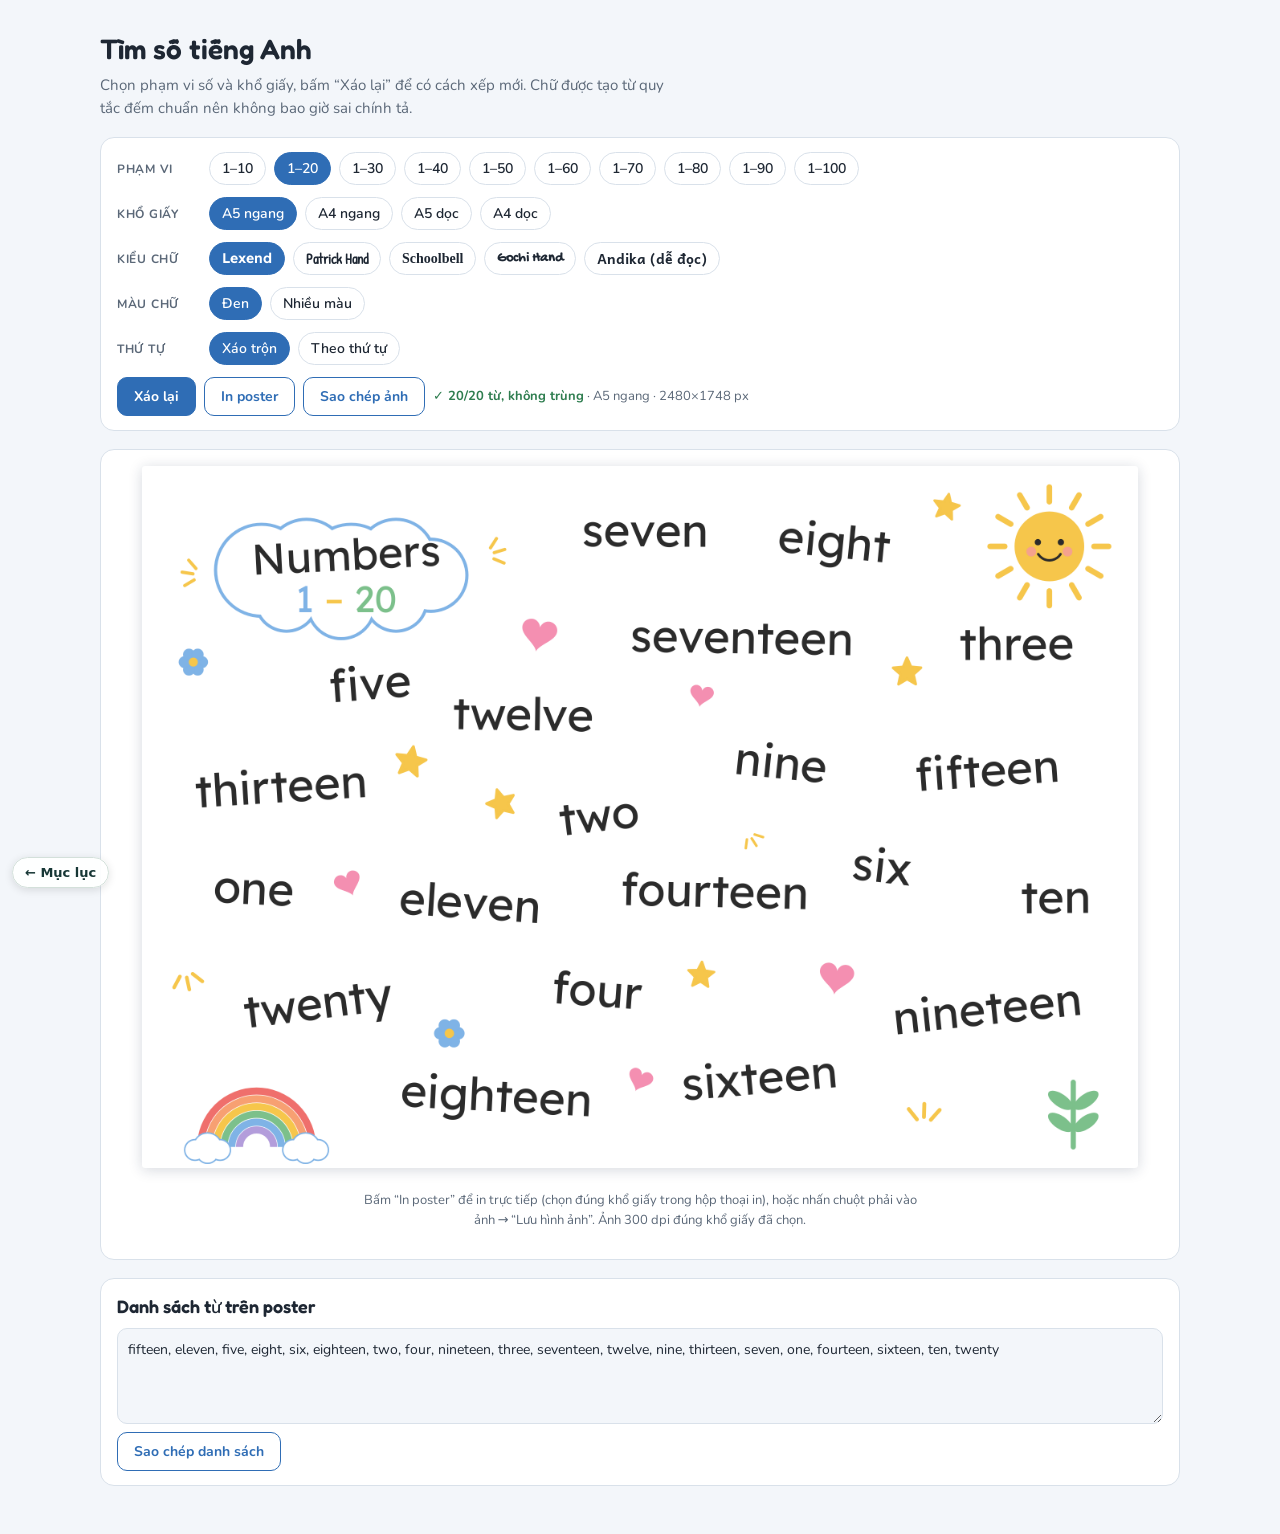
<file: tim-so/index.html>
<!DOCTYPE html>
<html lang="vi">
<head>
<meta charset="utf-8">
<meta name="viewport" content="width=device-width, initial-scale=1">
<title>Tìm Số Tiếng Anh</title>
<link rel="icon" href="../assets/logo-tomoe-t.svg" type="image/svg+xml">
<meta name="claude:viewport-fit-sides" content="cover">
<link rel="preconnect" href="https://fonts.googleapis.com">
<link rel="preconnect" href="https://fonts.gstatic.com" crossorigin>
<link rel="stylesheet" href="https://fonts.googleapis.com/css2?family=Andika:wght@400;700&family=Lexend:wght@400;500&family=Fredoka:wght@500;600&family=Gochi+Hand&family=Nunito:wght@400;600;700&family=Patrick+Hand&family=Schoolbell&display=swap">
<style>
/* Layout: toolbar of chip groups on top, the printable poster as the hero, word list beneath */
:root{
  --bg:#F3F6FA; --panel:#FFFFFF; --ink:#1E2733; --muted:#5B6878; --line:#D9E1EA;
  --accent:#2F6DB5; --accent-soft:#E3EDF9; --ok:#2E7D4F;
  --f-display:"Fredoka","Nunito",system-ui,sans-serif;
  --f-body:"Nunito",system-ui,-apple-system,"Segoe UI",sans-serif;
}
@media (prefers-color-scheme: dark){:root:not([data-theme="light"]){
  --bg:#141A22; --panel:#1C242F; --ink:#E7EDF4; --muted:#9AA8B8; --line:#2E3A48;
  --accent:#7FB0EC; --accent-soft:#22344B; --ok:#6CC795; color-scheme:dark}}
:root[data-theme="dark"]{
  --bg:#141A22; --panel:#1C242F; --ink:#E7EDF4; --muted:#9AA8B8; --line:#2E3A48;
  --accent:#7FB0EC; --accent-soft:#22344B; --ok:#6CC795; color-scheme:dark}
*{box-sizing:border-box}
body{background:var(--bg);color:var(--ink);font-family:var(--f-body);font-size:15px;line-height:1.5;
  padding-left:max(16px,env(safe-area-inset-left,0px));padding-right:max(16px,env(safe-area-inset-right,0px));padding-block:20px 40px}
.wrap{max-width:1080px;margin:0 auto;display:flex;flex-direction:column;gap:18px}
header h1{font-family:var(--f-display);font-weight:600;font-size:28px;margin:0;text-wrap:balance}
header p{margin:4px 0 0;color:var(--muted);max-width:65ch}
.controls{background:var(--panel);border:1px solid var(--line);border-radius:14px;padding:14px 16px;display:grid;gap:12px}
.row{display:flex;flex-wrap:wrap;align-items:center;gap:8px}
.row>.lab{font-size:12px;font-weight:700;letter-spacing:.06em;text-transform:uppercase;color:var(--muted);min-width:84px}
.chip{font:inherit;font-weight:600;font-size:14px;border:1px solid var(--line);background:transparent;color:var(--ink);
  padding:5px 12px;border-radius:999px;cursor:pointer;font-variant-numeric:tabular-nums}
.chip:hover{border-color:var(--accent)}
.chip[aria-pressed="true"]{background:var(--accent);border-color:var(--accent);color:var(--panel)}
.chip:focus-visible,.btn:focus-visible{outline:3px solid var(--accent);outline-offset:2px}
.btn{font:inherit;font-weight:700;font-size:14px;border-radius:10px;padding:8px 16px;cursor:pointer;border:1px solid var(--accent);background:var(--accent);color:var(--panel)}
.btn.ghost{background:transparent;color:var(--accent)}
.actions{display:flex;flex-wrap:wrap;gap:8px;align-items:center}
.status{font-size:13px;color:var(--muted)}
.status b{color:var(--ok)}
.stage{background:var(--panel);border:1px solid var(--line);border-radius:14px;padding:16px;display:flex;flex-direction:column;gap:10px;align-items:center}
.stage img{display:block;max-width:100%;height:auto;max-height:78vh;box-shadow:0 2px 14px rgba(20,40,70,.18);border-radius:3px;background:#fff}
.hint{font-size:13px;color:var(--muted);text-align:center;max-width:70ch}
.list{background:var(--panel);border:1px solid var(--line);border-radius:14px;padding:14px 16px;display:grid;gap:8px}
.list h2{font-family:var(--f-display);font-weight:600;font-size:18px;margin:0}
textarea{width:100%;min-height:96px;font:14px/1.5 var(--f-body);color:var(--ink);background:var(--bg);border:1px solid var(--line);border-radius:10px;padding:10px;resize:vertical}
@media print{body{padding:0!important;background:#fff}.wrap>*:not(.stage){display:none!important}.stage{border:0;padding:0}.stage .hint{display:none}.stage img{max-height:none;width:100%;box-shadow:none;border-radius:0}}
@media (prefers-reduced-motion:reduce){*{transition:none!important}}
</style>
</head>
<body>


<div class="wrap">
  <header>
    <h1>Tìm số tiếng Anh</h1>
    <p>Chọn phạm vi số và khổ giấy, bấm “Xáo lại” để có cách xếp mới. Chữ được tạo từ quy tắc đếm chuẩn nên không bao giờ sai chính tả.</p>
  </header>

  <section class="controls" aria-label="Tuỳ chọn">
    <div class="row" id="g-max"><span class="lab">Phạm vi</span></div>
    <div class="row" id="g-paper"><span class="lab">Khổ giấy</span></div>
    <div class="row" id="g-font"><span class="lab">Kiểu chữ</span></div>
    <div class="row" id="g-color"><span class="lab">Màu chữ</span></div>
    <div class="row" id="g-order"><span class="lab">Thứ tự</span></div>
    <div class="actions">
      <button class="btn" id="shuffle" type="button">Xáo lại</button>
      <button class="btn ghost" id="printbtn" type="button">In poster</button>
      <button class="btn ghost" id="copyimg" type="button">Sao chép ảnh</button>
      <span class="status" id="status">Đang vẽ…</span>
    </div>
  </section>

  <section class="stage" aria-label="Bản xem trước">
    <img id="out" alt="Poster tìm số tiếng Anh">
    <p class="hint">Bấm “In poster” để in trực tiếp (chọn đúng khổ giấy trong hộp thoại in), hoặc nhấn chuột phải vào ảnh → “Lưu hình ảnh”. Ảnh 300 dpi đúng khổ giấy đã chọn.</p>
  </section>

  <section class="list">
    <h2>Danh sách từ trên poster</h2>
    <textarea id="words" readonly aria-label="Danh sách từ"></textarea>
    <div class="actions"><button class="btn ghost" id="copytxt" type="button">Sao chép danh sách</button><span class="status" id="copymsg"></span></div>
  </section>
</div>

<script>
(function(){
const ONES=["","one","two","three","four","five","six","seven","eight","nine"];
const TEENS=["ten","eleven","twelve","thirteen","fourteen","fifteen","sixteen","seventeen","eighteen","nineteen"];
const TENS=["","","twenty","thirty","forty","fifty","sixty","seventy","eighty","ninety"];
function word(n){ if(n===100)return "one hundred"; if(n<10)return ONES[n]; if(n<20)return TEENS[n-10];
  const t=Math.floor(n/10),o=n%10; return TENS[t]+(o?"-"+ONES[o]:""); }

const OPTS={
  max:{el:"g-max",items:[10,20,30,40,50,60,70,80,90,100].map(v=>[v,"1–"+v])},
  paper:{el:"g-paper",items:[["a5l","A5 ngang"],["a4l","A4 ngang"],["a5p","A5 dọc"],["a4p","A4 dọc"]]},
  font:{el:"g-font",items:[["Lexend","Lexend"],["Patrick Hand","Patrick Hand"],["Schoolbell","Schoolbell"],["Gochi Hand","Gochi Hand"],["Andika","Andika (dễ đọc)"]]},
  color:{el:"g-color",items:[["ink","Đen"],["multi","Nhiều màu"]]},
  order:{el:"g-order",items:[["random","Xáo trộn"],["seq","Theo thứ tự"]]},
};
let state={max:20,paper:"a5l",font:"Lexend",color:"ink",order:"random",seed:Date.now()%100000};
try{const s=JSON.parse(localStorage.getItem("timso")||"null"); if(s) state=Object.assign(state,s,{seed:Date.now()%100000});}catch(e){}
function save(){try{localStorage.setItem("timso",JSON.stringify(state))}catch(e){}}

for(const k in OPTS){
  const g=document.getElementById(OPTS[k].el);
  OPTS[k].items.forEach(([v,l])=>{
    const b=document.createElement("button"); b.type="button"; b.className="chip"; b.textContent=l; b.dataset.v=v;
    if(k==="font") b.style.fontFamily=`"${v}",cursive`;
    b.addEventListener("click",()=>{state[k]=(k==="max")?+v:v; save(); syncChips(); render();});
    g.appendChild(b);
  });
}
function syncChips(){for(const k in OPTS){document.querySelectorAll("#"+OPTS[k].el+" .chip").forEach(b=>{
  b.setAttribute("aria-pressed",String(String(state[k])===b.dataset.v));});}}

function mulberry(a){return function(){a|=0;a=a+0x6D2B79F5|0;let t=Math.imul(a^a>>>15,1|a);t=t+Math.imul(t^t>>>7,61|t)^t;return((t^t>>>14)>>>0)/4294967296;}}

const PASTEL={yellow:"#F6C64B",pink:"#F48FB1",blue:"#7FB3E6",green:"#7CC08B",orange:"#F7A072",purple:"#B39DDB",red:"#EF6F6C"};
const WORDCOL=["#2F6DB5","#D9485F","#2E8B57","#D9711C","#7B4FB8","#C2417A","#1F8A8A"];
const INK="#2B2B2B";

function star(c,x,y,r,col,a){c.save();c.translate(x,y);c.rotate(a);c.beginPath();
  for(let i=0;i<10;i++){const rr=i%2?r*.46:r,t=-Math.PI/2+i*Math.PI/5;c.lineTo(rr*Math.cos(t),rr*Math.sin(t));}
  c.closePath();c.fillStyle=col;c.lineJoin="round";c.lineWidth=r*.18;c.strokeStyle=col;c.fill();c.stroke();c.restore();}
function heart(c,x,y,s,col,a){c.save();c.translate(x,y);c.rotate(a);c.beginPath();
  for(let i=0;i<=120;i++){const t=i/120*2*Math.PI;const hx=16*Math.sin(t)**3,hy=13*Math.cos(t)-5*Math.cos(2*t)-2*Math.cos(3*t)-Math.cos(4*t);c.lineTo(hx*s/16,-hy*s/16);}
  c.fillStyle=col;c.fill();c.restore();}
function flower(c,x,y,r,petal,mid){c.fillStyle=petal;for(let i=0;i<6;i++){const t=i*Math.PI/3;c.beginPath();c.arc(x+r*.62*Math.cos(t),y+r*.62*Math.sin(t),r*.42,0,7);c.fill();}
  c.fillStyle=mid;c.beginPath();c.arc(x,y,r*.32,0,7);c.fill();}
function sparkle(c,x,y,r,col,a){c.save();c.strokeStyle=col;c.lineWidth=r*.16;c.lineCap="round";
  for(let i=-1;i<=1;i++){const t=a+i*.7;c.beginPath();c.moveTo(x+r*.45*Math.cos(t),y+r*.45*Math.sin(t));c.lineTo(x+r*Math.cos(t),y+r*Math.sin(t));c.stroke();}c.restore();}
function sun(c,x,y,r){c.save();c.strokeStyle=PASTEL.yellow;c.lineWidth=r*.16;c.lineCap="round";
  for(let i=0;i<12;i++){const t=i*Math.PI/6;c.beginPath();c.moveTo(x+r*1.28*Math.cos(t),y+r*1.28*Math.sin(t));c.lineTo(x+r*1.7*Math.cos(t),y+r*1.7*Math.sin(t));c.stroke();}
  c.fillStyle=PASTEL.yellow;c.beginPath();c.arc(x,y,r,0,7);c.fill();
  c.fillStyle=INK;[-1,1].forEach(d=>{c.beginPath();c.arc(x+d*r*.33,y-r*.12,r*.09,0,7);c.fill();});
  c.globalAlpha=.65;c.fillStyle=PASTEL.pink;[-1,1].forEach(d=>{c.beginPath();c.arc(x+d*r*.52,y+r*.15,r*.14,0,7);c.fill();});c.globalAlpha=1;
  c.strokeStyle=INK;c.lineWidth=r*.07;c.beginPath();c.arc(x,y+r*.02,r*.38,Math.PI*.18,Math.PI*.82);c.stroke();c.restore();}
function puff(c,x,y,r,stroke){const bl=[[0,0,.55],[-.5,.12,.4],[.5,.12,.4],[0,.22,.42]];
  c.strokeStyle=stroke;c.lineWidth=r*.08;bl.forEach(([a,b,s])=>{c.beginPath();c.arc(x+a*r,y+b*r,s*r,0,7);c.stroke();});
  c.fillStyle="#fff";bl.forEach(([a,b,s])=>{c.beginPath();c.arc(x+a*r,y+b*r,s*r-1,0,7);c.fill();});}
function rainbow(c,x,y,r){const cols=[PASTEL.red,PASTEL.orange,PASTEL.yellow,PASTEL.green,PASTEL.blue,PASTEL.purple];const w=r*.13;
  cols.forEach((col,i)=>{c.strokeStyle=col;c.lineWidth=w*.92;c.beginPath();c.arc(x,y,r-i*w-w/2,Math.PI,2*Math.PI);c.stroke();});
  puff(c,x-r*.82,y,r*.42,PASTEL.blue);puff(c,x+r*.82,y,r*.42,PASTEL.blue);}
function sprout(c,x,y,h,col){c.strokeStyle=col;c.fillStyle=col;c.lineWidth=h*.08;c.lineCap="round";c.beginPath();c.moveTo(x,y);c.lineTo(x,y-h);c.stroke();
  [-1,1].forEach(s=>[.38,.72].forEach(k=>{c.save();c.translate(x+s*h*.2,y-h*k);c.rotate(-s*.6);c.beginPath();c.ellipse(0,0,h*.22,h*.1,0,0,7);c.fill();c.restore();}));}

function cloudTitle(c,x,y,u,font,max){
  const bl=[[0,0,9],[9,-2,8],[18,0,9],[27,-2.5,7.5],[34,1,7],[5,6,6],[16,7,6.5],[27,6,6]];
  c.strokeStyle=PASTEL.blue;c.lineWidth=u*1.1;bl.forEach(([a,b,r])=>{c.beginPath();c.arc(x+a*u,y+b*u,r*u,0,7);c.stroke();});
  c.fillStyle="#fff";bl.forEach(([a,b,r])=>{c.beginPath();c.arc(x+a*u,y+b*u,r*u-1,0,7);c.fill();});
  c.textAlign="center";c.textBaseline="middle";
  c.save();c.translate(x+17*u,y-2.6*u);c.rotate(-.05);c.fillStyle=INK;c.font=`${u*8.6}px "${font}"`;c.fillText("Numbers",0,0);c.restore();
  c.font=`${u*7.4}px "${font}"`;
  const parts=[["1",PASTEL.blue],["–",PASTEL.yellow],[String(max),PASTEL.green]];
  const ws=parts.map(p=>c.measureText(p[0]).width),gap=u*2.2,tot=ws.reduce((a,b)=>a+b,0)+gap*2;let cx=x+17*u-tot/2;
  parts.forEach((p,i)=>{c.fillStyle=p[1];c.fillText(p[0],cx+ws[i]/2,y+6.2*u);cx+=ws[i]+gap;});
  sparkle(c,x-12*u,y+1*u,4*u,PASTEL.yellow,Math.PI*1.05);sparkle(c,x+45*u,y-3*u,4*u,PASTEL.yellow,-.3);
  return {x:x-16*u,y:y-12*u,w:66*u,h:26*u};
}

function boxHit(a,b){return a.x<b.x+b.w&&a.x+a.w>b.x&&a.y<b.y+b.h&&a.y+a.h>b.y;}

function layout(c,words,W,H,reserved,font,rnd){
  const m=W*.04;let size=Math.min(H*.12,W*.085);
  const longest=words.reduce((a,b)=>b.length>a.length?b:a,"");
  for(let attempt=0;attempt<40;attempt++,size*=.94){
    c.font=`${size}px "${font}"`;
    if(c.measureText(longest).width>W*.42) continue;
    const placed=[];let ok=true;
    const order=words.slice().sort((a,b)=>b.length-a.length);
    for(const w of order){
      const tw=c.measureText(w).width,th=size*.95,rot=(rnd()*2-1)*.13;
      const bw=Math.abs(tw*Math.cos(rot))+Math.abs(th*Math.sin(rot)),bh=Math.abs(tw*Math.sin(rot))+Math.abs(th*Math.cos(rot));
      const px=size*.42,py=size*.28;let best=null,bestS=-1;
      for(let k=0;k<160;k++){
        const cx=m+bw/2+rnd()*(W-2*m-bw),cy=m+bh/2+rnd()*(H-2*m-bh);
        const b={x:cx-bw/2-px,y:cy-bh/2-py,w:bw+2*px,h:bh+2*py};
        if(reserved.some(r=>boxHit(b,r))||placed.some(p=>boxHit(b,p.box)))continue;
        let s=1e12;for(const p of placed){const dx=(p.cx-cx)*.7,dy=p.cy-cy;s=Math.min(s,dx*dx+dy*dy);}
        if(s>bestS){bestS=s;best={w,cx,cy,rot,box:b};}
      }
      if(!best){ok=false;break;}placed.push(best);
    }
    if(ok)return {placed,size};
  }
  return null;
}

const PAPER={a5l:[2480,1748],a4l:[3508,2480],a5p:[1748,2480],a4p:[2480,3508]};
const cv=document.createElement("canvas");
let current=[];

async function render(){
  const st=document.getElementById("status");st.textContent="Đang vẽ…";
  try{await document.fonts.load(`60px "${state.font}"`);}catch(e){}
  const [W,H]=PAPER[state.paper];cv.width=W;cv.height=H;const c=cv.getContext("2d");
  const rnd=mulberry(state.seed+state.max*7+W);
  c.fillStyle="#fff";c.fillRect(0,0,W,H);
  const u=Math.min(W,H)/148*1.05;
  let words=[];for(let i=1;i<=state.max;i++)words.push(word(i));
  if(state.order==="random"){for(let i=words.length-1;i>0;i--){const j=Math.floor(rnd()*(i+1));[words[i],words[j]]=[words[j],words[i]];}}
  const reserved=[];
  reserved.push(cloudTitle(c,W*.04+16*u,H*.035+12*u+4*u,u,state.font,state.max));
  const sr=7*u;sun(c,W-W*.04-sr*1.4,H*.035+sr*1.6,sr);reserved.push({x:W-W*.04-sr*3.2,y:H*.035-sr*.2,w:sr*3.4,h:sr*3.6});
  const rr=12*u;rainbow(c,W*.04+rr*1.25,H-H*.03,rr);reserved.push({x:W*.04-rr*.1,y:H-H*.03-rr*1.05,w:rr*2.7,h:rr*1.3});
  sprout(c,W-W*.04-5*u,H-H*.03,13*u,PASTEL.green);reserved.push({x:W-W*.04-10*u,y:H-H*.03-14*u,w:10*u,h:14*u});

  let res;
  if(state.order==="seq"){res=gridLayout(c,words,W,H,reserved,state.font);}
  else res=layout(c,words,W,H,reserved,state.font,rnd);
  if(!res){st.textContent="Không xếp vừa, thử khổ giấy lớn hơn.";return;}
  c.textAlign="center";c.textBaseline="middle";c.font=`${res.size}px "${state.font}"`;
  const colRnd=mulberry(state.seed+3);
  // draw in the shuffled reading order
  const byWord=new Map(res.placed.map(p=>[p.w,p]));
  words.forEach((w,i)=>{const p=byWord.get(w);c.save();c.translate(p.cx,p.cy);c.rotate(p.rot);
    c.fillStyle=state.color==="multi"?WORDCOL[Math.floor(colRnd()*WORDCOL.length)]:INK;c.fillText(w,0,0);c.restore();});

  // sprinkle small doodles in the gaps
  const occ=reserved.concat(res.placed.map(p=>p.box));const kinds=["star","heart","sparkle","flower","star","heart"];let n=0;
  for(let k=0;k<900&&n<Math.round(10+W/500);k++){
    const s=u*(2.6+rnd()*1.8),x=W*.035+rnd()*W*.93,y=H*.04+rnd()*H*.92;
    const b={x:x-s*1.4,y:y-s*1.4,w:s*2.8,h:s*2.8};
    if(occ.some(o=>boxHit(b,o)))continue;occ.push({x:b.x-s*3,y:b.y-s*3,w:b.w+s*6,h:b.h+s*6});
    const kd=kinds[n%kinds.length],a=(rnd()-.5)*.8;
    if(kd==="star")star(c,x,y,s,PASTEL.yellow,a);else if(kd==="heart")heart(c,x,y,s*.9,n%4?PASTEL.pink:PASTEL.red,a);
    else if(kd==="sparkle")sparkle(c,x,y,s*1.2,PASTEL.yellow,a*4);else flower(c,x,y,s,n%2?PASTEL.blue:PASTEL.purple,PASTEL.yellow);
    n++;
  }

  document.getElementById("out").src=cv.toDataURL("image/png");
  current=words;document.getElementById("words").value=words.join(", ");
  const uniq=new Set(words).size;
  st.innerHTML=`<b>✓ ${words.length}/${state.max} từ, không trùng</b> · ${OPTS.paper.items.find(p=>p[0]===state.paper)[1]} · ${W}×${H} px`;
}

function setPage(){let el=document.getElementById("pagesize");if(!el){el=document.createElement("style");el.id="pagesize";document.head.appendChild(el);}
  const m={a5l:"A5 landscape",a4l:"A4 landscape",a5p:"A5 portrait",a4p:"A4 portrait"};el.textContent=`@page{size:${m[state.paper]};margin:0}`;}
function gridLayout(c,words,W,H,reserved,font){
  const top=reserved[0].y+reserved[0].h+H*.01,bottom=H-H*.03-12*1.05*Math.min(W,H)/148*1.05*1.1;
  const m=W*.05;const n=words.length;
  let best=null;
  for(let cols=1;cols<=10;cols++){const rows=Math.ceil(n/cols);const cw=(W-2*m)/cols,ch=(bottom-top)/rows;
    let size=Math.min(ch*.62,H*.12);c.font=`${size}px "${font}"`;const lw=Math.max(...words.map(w=>c.measureText(w).width));
    if(lw>cw*.88)size*=cw*.88/lw;if(!best||size>best.size)best={cols,rows,cw,ch,size};}
  const placed=words.map((w,i)=>{const col=Math.floor(i/best.rows),row=i%best.rows;
    const cx=m+(col+.5)*best.cw,cy=top+(row+.5)*best.ch;
    return {w,cx,cy,rot:0,box:{x:cx-best.cw/2,y:cy-best.ch/2,w:best.cw,h:best.ch}};});
  return {placed,size:best.size};
}

document.getElementById("printbtn").addEventListener("click",()=>{setPage();window.print();});
document.getElementById("shuffle").addEventListener("click",()=>{state.seed=Math.floor(Math.random()*1e6);render();});
document.getElementById("copytxt").addEventListener("click",async()=>{const ta=document.getElementById("words"),msg=document.getElementById("copymsg");
  try{await navigator.clipboard.writeText(ta.value);msg.textContent="Đã sao chép.";}catch(e){ta.focus();ta.select();msg.textContent="Đã chọn sẵn, nhấn Ctrl+C để sao chép.";}});
document.getElementById("copyimg").addEventListener("click",()=>{const st=document.getElementById("status");
  cv.toBlob(async b=>{try{await navigator.clipboard.write([new ClipboardItem({"image/png":b})]);st.textContent="Đã sao chép ảnh, dán vào Word/Zalo được.";}
    catch(e){st.textContent="Trình duyệt chặn sao chép ảnh. Hãy nhấn chuột phải vào ảnh để lưu.";}},"image/png");});

syncChips();
(document.fonts&&document.fonts.ready?document.fonts.ready:Promise.resolve()).then(render);
})();
</script>

<script src="../assets/back.js"></script>
</body>
</html>
</file>
<file: assets/worksheet.css>
/* Shared styles for printable worksheet generators: control panel on screen, A4 pages for print */
:root{
  --bg:#F2F5F1; --panel:#FFFFFF; --ink:#1D3331; --muted:#566C69; --line:#D6E1DB;
  --accent:#2F7D8A; --accent-ink:#FFFFFF; --warn:#C0392B;
  --f-body:"Be Vietnam Pro",system-ui,-apple-system,"Segoe UI",sans-serif;
  color-scheme:light;
}
@media (prefers-color-scheme: dark){:root:not([data-theme="light"]){
  --bg:#111C1B; --panel:#192827; --ink:#E8F1ED; --muted:#A2B8B2; --line:#2C4241;
  --accent:#5DB2BE; --accent-ink:#0E1A19; --warn:#F0765A; color-scheme:dark}}
:root[data-theme="dark"]{
  --bg:#111C1B; --panel:#192827; --ink:#E8F1ED; --muted:#A2B8B2; --line:#2C4241;
  --accent:#5DB2BE; --accent-ink:#0E1A19; --warn:#F0765A; color-scheme:dark}
*{box-sizing:border-box}
html,body{margin:0;background:var(--bg);color:var(--ink);font-family:var(--f-body)}

/* ---------- control panel (screen only) ---------- */
.ws-ui{max-width:860px;margin:0 auto;padding:20px max(16px,env(safe-area-inset-left,0px)) 8px;display:grid;gap:14px}
.ws-ui header h1{margin:0;font-size:26px;line-height:1.15;font-weight:700;text-wrap:balance}
.ws-ui header p{margin:4px 0 0;color:var(--muted);font-size:14px;line-height:1.5;max-width:70ch}
.ws-panel{background:var(--panel);border:1px solid var(--line);border-radius:14px;padding:14px 16px;display:grid;gap:10px}
.ws-row{display:flex;flex-wrap:wrap;align-items:center;gap:6px 8px}
.ws-row>.lab{font-size:12px;font-weight:700;letter-spacing:.06em;text-transform:uppercase;color:var(--muted);min-width:96px}
.ws-chip{font:600 14px var(--f-body);border:1px solid var(--line);background:transparent;color:var(--ink);padding:5px 12px;border-radius:999px;cursor:pointer;font-variant-numeric:tabular-nums}
.ws-chip:hover{border-color:var(--accent)}
.ws-chip[aria-pressed="true"]{background:var(--accent);border-color:var(--accent);color:var(--accent-ink)}
.ws-actions{display:flex;flex-wrap:wrap;align-items:center;gap:8px;padding-top:4px}
.ws-btn{font:700 14px var(--f-body);border-radius:10px;padding:8px 16px;cursor:pointer;border:1px solid var(--accent);background:var(--accent);color:var(--accent-ink)}
.ws-btn.ghost{background:transparent;color:var(--accent)}
.ws-chip:focus-visible,.ws-btn:focus-visible{outline:3px solid var(--accent);outline-offset:2px}
.ws-status{font-size:13px;color:var(--muted)}
.ws-status b{color:var(--ink);font-variant-numeric:tabular-nums}
.ws-status .warn{color:var(--warn);font-weight:600}

/* ---------- A4 pages ---------- */
.ws-sheets{display:flex;flex-direction:column;align-items:center;gap:22px;padding:12px 16px 64px}
.page{position:relative;flex:none;width:210mm;height:297mm;padding:13mm 15mm 12mm;background:#fff;color:#1f2933;overflow:hidden;
  box-shadow:0 1px 2px rgba(16,24,40,.08),0 10px 30px rgba(16,24,40,.12);font-family:var(--f-body);font-size:12pt;line-height:1.4;
  -webkit-print-color-adjust:exact;print-color-adjust:exact}
.page.overflow{outline:3px solid var(--warn)}
.page .foot{position:absolute;left:15mm;right:15mm;bottom:6mm;font-size:8pt;color:#8a96a3;display:flex;justify-content:space-between}

/* worksheet header: kicker · title · name/date */
.ws-head{position:relative;border-bottom:.5mm solid #1f2933;padding-bottom:2.5mm;margin-bottom:4mm}
.ws-head .ws-logo{position:absolute;right:0;top:0;height:13mm;width:auto}
.ws-head .kicker,.ws-head h2{padding-right:16mm}
.ws-head .kicker{font-size:8.5pt;font-weight:600;letter-spacing:.08em;text-transform:uppercase;color:#6b7785}
.ws-head h2{margin:.6mm 0 2mm;font-size:19pt;line-height:1.15;font-weight:700}
.ws-head .who{display:flex;gap:6mm;font-size:11pt;color:#3d4a57}
.ws-head .who span{flex:1;white-space:nowrap;overflow:hidden}
.ws-head .who span:last-child{flex:0 0 52mm}
.ws-task{font-weight:600;margin:0 0 3mm}
.ws-howto{background:#f3f5f2;border-radius:2mm;padding:2.5mm 3.5mm;font-size:10.5pt;line-height:1.45;margin:0 0 4mm}
.ws-howto p{margin:0}
.ws-blank{display:inline-block;min-width:14mm;border-bottom:.3mm dotted #1f2933;height:1em;vertical-align:baseline}

/* answer pages */
.page.answer .ws-head h2{color:#2F7D8A}
.ws-key{width:100%;border-collapse:collapse;font-size:10.5pt}
.ws-key th,.ws-key td{border:.25mm solid #c9d2db;padding:1.4mm 2.2mm;text-align:left;vertical-align:top}
.ws-key th{background:#f1f4f6;font-weight:600}
.ws-key td.c{text-align:center;width:14mm}
.ws-key h3{margin:0}
.ws-keytitle{font-size:12pt;font-weight:700;margin:4mm 0 1.5mm}

@page{size:A4 portrait;margin:0}
@media print{
  html,body{background:#fff}
  .ws-ui{display:none}
  .ws-sheets{display:block;padding:0;zoom:1 !important}
  .page{box-shadow:none;outline:none !important;break-after:page}
  .page:last-child{break-after:auto}
}
@media (prefers-reduced-motion:reduce){*{transition:none !important}}
</file>
